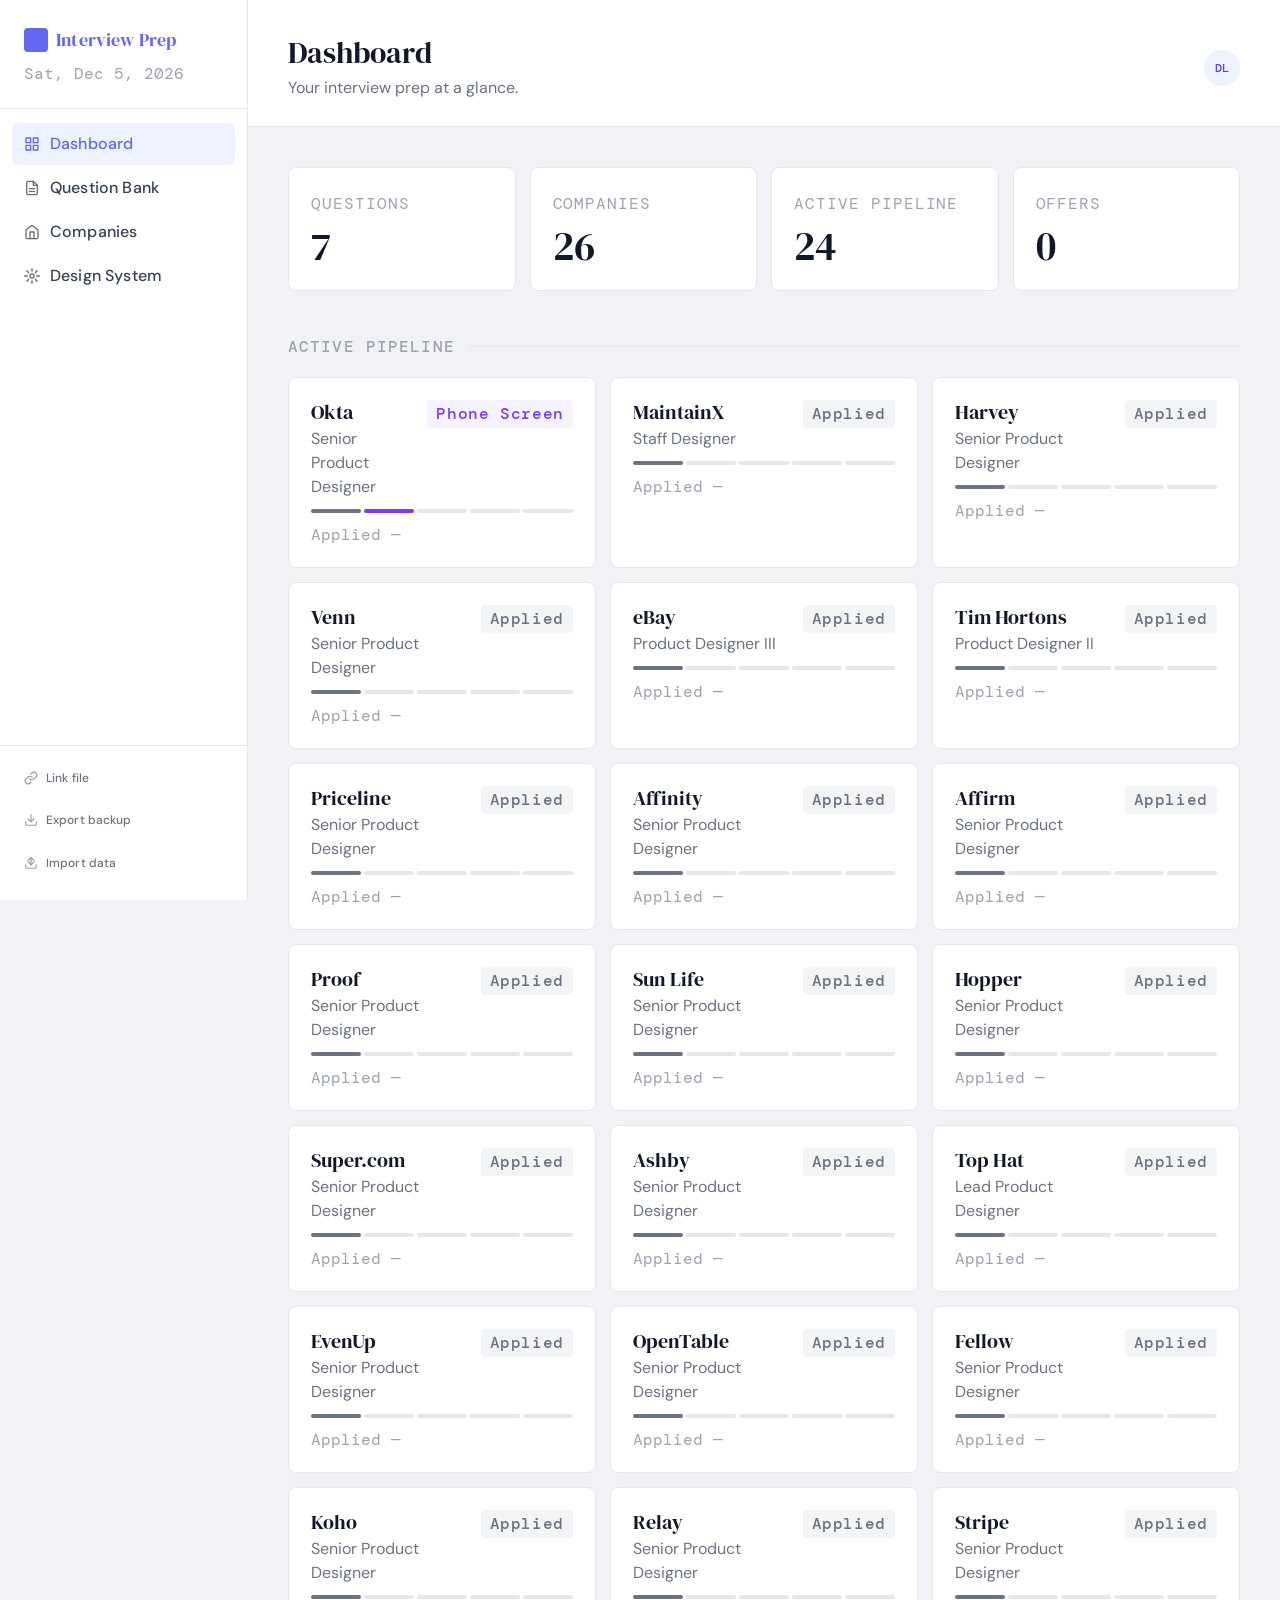
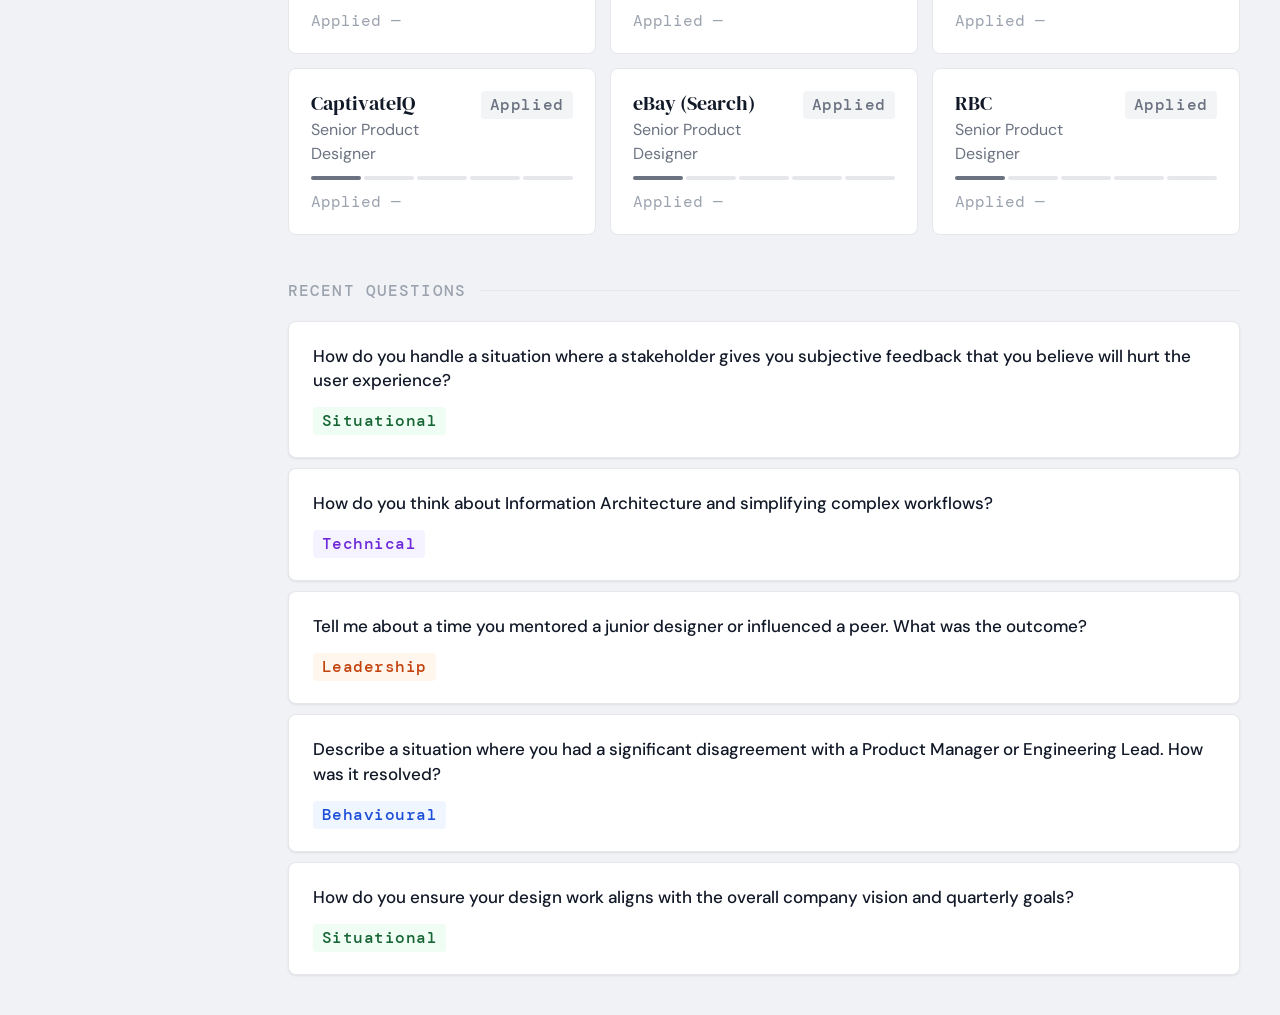
<file: index.html>
<!DOCTYPE html>
<html lang="en">
<head>
  <meta charset="UTF-8">
  <meta name="viewport" content="width=device-width, initial-scale=1.0">
  <title>Interview Prep — Dashboard</title>
  <link rel="stylesheet" href="site.css">
</head>
<body>

<div class="nav-overlay" id="nav-overlay" onclick="closeNav()"></div>

<!-- ── Sidebar ───────────────────────────────────────────── -->
<aside class="sidebar" id="sidebar">
  <div class="sidebar-logo">
    <div class="sidebar-logo-mark">
      <div class="mark"></div>
      <h1>Interview Prep</h1>
    </div>
    <span class="sidebar-date" id="sidebar-date"></span>
  </div>
  <nav class="sidebar-nav">
    <a href="index.html" class="active">
      <svg width="16" height="16" viewBox="0 0 24 24" fill="none" stroke="currentColor" stroke-width="2" stroke-linecap="round" stroke-linejoin="round"><rect x="3" y="3" width="7" height="7"/><rect x="14" y="3" width="7" height="7"/><rect x="14" y="14" width="7" height="7"/><rect x="3" y="14" width="7" height="7"/></svg>
      Dashboard
    </a>
    <a href="questions.html">
      <svg width="16" height="16" viewBox="0 0 24 24" fill="none" stroke="currentColor" stroke-width="2" stroke-linecap="round" stroke-linejoin="round"><path d="M14 2H6a2 2 0 0 0-2 2v16a2 2 0 0 0 2 2h12a2 2 0 0 0 2-2V8z"/><polyline points="14 2 14 8 20 8"/><line x1="16" y1="13" x2="8" y2="13"/><line x1="16" y1="17" x2="8" y2="17"/></svg>
      Question Bank
    </a>
    <a href="companies.html">
      <svg width="16" height="16" viewBox="0 0 24 24" fill="none" stroke="currentColor" stroke-width="2" stroke-linecap="round" stroke-linejoin="round"><path d="M3 9l9-7 9 7v11a2 2 0 0 1-2 2H5a2 2 0 0 1-2-2z"/><polyline points="9 22 9 12 15 12 15 22"/></svg>
      Companies
    </a>
    <a href="styleguide.html">
      <svg width="16" height="16" viewBox="0 0 24 24" fill="none" stroke="currentColor" stroke-width="2" stroke-linecap="round" stroke-linejoin="round"><circle cx="12" cy="12" r="3"/><path d="M12 1v4M12 19v4M4.22 4.22l2.83 2.83M16.95 16.95l2.83 2.83M1 12h4M19 12h4M4.22 19.78l2.83-2.83M16.95 7.05l2.83-2.83"/></svg>
      Design System
    </a>
  </nav>
  <div class="sidebar-footer">
    <button class="sidebar-action" id="btn-link-file" onclick="linkFile()">
      <svg width="14" height="14" viewBox="0 0 24 24" fill="none" stroke="currentColor" stroke-width="2" stroke-linecap="round" stroke-linejoin="round"><path d="M10 13a5 5 0 0 0 7.54.54l3-3a5 5 0 0 0-7.07-7.07l-1.72 1.71"/><path d="M14 11a5 5 0 0 0-7.54-.54l-3 3a5 5 0 0 0 7.07 7.07l1.71-1.71"/></svg>
      <span>Link file</span>
    </button>
    <button class="sidebar-action" onclick="exportData()">
      <svg width="14" height="14" viewBox="0 0 24 24" fill="none" stroke="currentColor" stroke-width="2" stroke-linecap="round" stroke-linejoin="round"><path d="M21 15v4a2 2 0 0 1-2 2H5a2 2 0 0 1-2-2v-4"/><polyline points="7 10 12 15 17 10"/><line x1="12" y1="15" x2="12" y2="3"/></svg>
      Export backup
    </button>
    <label class="sidebar-action">
      <svg width="14" height="14" viewBox="0 0 24 24" fill="none" stroke="currentColor" stroke-width="2" stroke-linecap="round" stroke-linejoin="round"><path d="M21 15v4a2 2 0 0 1-2 2H5a2 2 0 0 1-2-2v-4"/><polyline points="7 10 12 15 17 10"/><line x1="12" y1="15" x2="12" y2="3"/><polyline points="17 8 12 3 7 8"/></svg>
      Import data
      <input class="sidebar-file-input" type="file" accept=".json" onchange="importData(event)">
    </label>
  </div>

</aside>

<!-- ── Main ──────────────────────────────────────────────── -->
<main class="main">
  <header class="mobile-header">
    <div class="mobile-header-logo">
      <div class="mark"></div>
      Interview Prep
    </div>
    <button class="hamburger-btn" onclick="openNav()" aria-label="Open navigation">
      <svg width="20" height="20" viewBox="0 0 24 24" fill="none" stroke="currentColor" stroke-width="2" stroke-linecap="round" stroke-linejoin="round"><line x1="3" y1="6" x2="21" y2="6"/><line x1="3" y1="12" x2="21" y2="12"/><line x1="3" y1="18" x2="21" y2="18"/></svg>
    </button>
  </header>
  <header class="page-header">
    <div>
      <h2>Dashboard</h2>
      <p>Your interview prep at a glance.</p>
    </div>
    <div class="profile-btn-wrap">
      <button class="profile-header-btn" id="btn-profile" onclick="toggleProfile(event)">DL</button>
      <div class="profile-popover hidden" id="profile-popover">
        <div class="profile-popover-avatar">DL</div>
        <div class="profile-popover-rule"></div>
        <div>
          <div class="profile-popover-name">Deron Li</div>
          <div class="profile-popover-email">deron_li@hotmail.com</div>
        </div>
        <div class="profile-popover-since">Member since May 2026</div>
        <div class="profile-popover-rule"></div>
        <button class="profile-popover-logout" onclick="closeProfile()">Log out</button>
      </div>
    </div>
  </header>

  <div class="page-content">

    <!-- Stats -->
    <div class="stats-grid">
      <div class="stat-card">
        <span class="stat-label">Questions</span>
        <span class="stat-value" id="stat-q">0</span>
      </div>
      <div class="stat-card">
        <span class="stat-label">Companies</span>
        <span class="stat-value" id="stat-c">0</span>
      </div>
      <div class="stat-card">
        <span class="stat-label">Active Pipeline</span>
        <span class="stat-value" id="stat-active">0</span>
      </div>
      <div class="stat-card">
        <span class="stat-label">Offers</span>
        <span class="stat-value" id="stat-offers">0</span>
      </div>
    </div>

    <!-- Pipeline -->
    <div class="section-label" style="margin-top:0">Active Pipeline</div>
    <div id="pipeline-wrap" style="margin-bottom:44px"></div>

    <!-- Recent questions -->
    <div class="section-label">Recent Questions</div>
    <div id="questions-wrap"></div>

  </div>
</main>

<script>
  /* ── helpers ── */
  const get = k => JSON.parse(localStorage.getItem(k) || '[]');
  const set = (k, v) => { localStorage.setItem(k, JSON.stringify(v)); if (typeof autoSave === 'function') autoSave(); };
  const uid = () => 'c_' + Date.now() + '_' + Math.random().toString(36).slice(2, 7);
  const ACTIVE         = ['Applied','Phone Screen','Technical','Onsite'];
  const ACTIVE_STAGES  = new Set(['Phone Screen','Technical','Onsite','Offer']);
  const STAGE_ORDER    = ['Applied','Phone Screen','Technical','Onsite','Offer','Rejected'];

  function esc(s) {
    const d = document.createElement('div');
    d.textContent = s || '';
    return d.innerHTML;
  }

  function stageBadge(s) {
    return `<span class="stage-badge stage-${esc(s.replace(/ /g,'-'))}">${esc(s)}</span>`;
  }

  function catBadge(c) {
    return `<span class="cat-badge cat-${esc(c.replace(/ /g,'-'))}">${esc(c)}</span>`;
  }

  function fmtDate(d) {
    if (!d) return '—';
    return new Date(d + 'T12:00:00').toLocaleDateString('en-CA', { month:'short', day:'numeric', year:'numeric' });
  }

  function toast(msg) {
    const el = document.getElementById('toast');
    if (!el) return;
    el.textContent = msg;
    el.classList.remove('hidden');
    clearTimeout(el._t);
    el._t = setTimeout(() => el.classList.add('hidden'), 2600);
  }

  /* ── render ── */
  function render() {
    const questions = get('ip_questions');
    const companies = get('ip_companies');
    const active    = companies.filter(c => ACTIVE.includes(c.stage));
    const offers    = companies.filter(c => c.stage === 'Offer');

    document.getElementById('stat-q').textContent      = questions.length;
    document.getElementById('stat-c').textContent      = companies.length;
    document.getElementById('stat-active').textContent = active.length;
    document.getElementById('stat-offers').textContent = offers.length;

    /* pipeline */
    const pEl = document.getElementById('pipeline-wrap');
    const pItems = companies
      .filter(c => c.stage !== 'Rejected')
      .sort((a, b) => {
        const aActive = ACTIVE_STAGES.has(a.stage);
        const bActive = ACTIVE_STAGES.has(b.stage);
        if (aActive !== bActive) return aActive ? -1 : 1;
        return STAGE_ORDER.indexOf(a.stage) - STAGE_ORDER.indexOf(b.stage);
      });
    if (pItems.length === 0) {
      pEl.innerHTML = `<div class="empty-state">
        <span class="empty-icon">○</span>
        <p>No active applications yet.<br><a href="companies.html">Add a company →</a></p>
      </div>`;
    } else {
      pEl.innerHTML = `<div class="companies-grid">${pItems.map(c => companyCard(c)).join('')}</div>`;
    }

    /* recent questions */
    const qEl = document.getElementById('questions-wrap');
    const recent = [...questions].reverse().slice(0, 5);
    if (recent.length === 0) {
      qEl.innerHTML = `<div class="empty-state">
        <span class="empty-icon">○</span>
        <p>No questions yet.<br><a href="questions.html">Add a question →</a></p>
      </div>`;
    } else {
      qEl.innerHTML = recent.map(q => `
        <div class="card">
          <div class="card-header">
            <div class="card-question">${esc(q.text)}</div>
          </div>
          <div class="card-meta">
            ${catBadge(q.category)}
            ${(q.companies || []).map(co => `<span class="tag-company">${esc(co)}</span>`).join('')}
          </div>
        </div>
      `).join('');
    }
  }

  function companyCard(c) {
    const STAGES = ['Applied','Phone Screen','Technical','Onsite','Offer','Rejected'];
    const idx    = STAGES.indexOf(c.stage);
    const steps  = STAGES.slice(0,5).map((_, i) => {
      const done = i <= idx && c.stage !== 'Rejected';
      const colours = [
        'var(--s-applied-fg)', 'var(--s-phone-fg)', 'var(--s-tech-fg)',
        'var(--s-onsite-fg)', 'var(--s-offer-fg)'
      ];
      return `<div class="pipeline-step" style="${done ? 'background:'+colours[i] : ''}"></div>`;
    }).join('');

    return `
      <div class="company-card">
        <div class="company-card-top">
          <div>
            <div class="company-name">${esc(c.name)}</div>
            <div class="company-role">${esc(c.role)}</div>
          </div>
          ${stageBadge(c.stage)}
        </div>
        <div class="pipeline-bar">${steps}</div>
        <div class="company-applied">Applied ${fmtDate(c.appliedDate)}</div>
        ${c.notes ? `<div class="company-notes">${esc(c.notes)}</div>` : ''}
      </div>`;
  }

  /* ── File System sync ── */
  let _fh = null;

  const _idb = (() => {
    let _db;
    const open = () => new Promise((res, rej) => {
      if (_db) return res(_db);
      const req = indexedDB.open('ip_sync', 1);
      req.onupgradeneeded = e => e.target.result.createObjectStore('handles');
      req.onsuccess = e => { _db = e.target.result; res(_db); };
      req.onerror = () => rej(req.error);
    });
    return {
      get: async k => { const d = await open(); return new Promise((res, rej) => { const t = d.transaction('handles','readonly'); const r = t.objectStore('handles').get(k); r.onsuccess = () => res(r.result); r.onerror = () => rej(r.error); }); },
      put: async (k, v) => { const d = await open(); return new Promise((res, rej) => { const t = d.transaction('handles','readwrite'); const r = t.objectStore('handles').put(v, k); r.onsuccess = () => res(); r.onerror = () => rej(r.error); }); },
    };
  })();

  async function autoSave() {
    if (!_fh) return;
    try {
      const data = {
        ip_companies: JSON.parse(localStorage.getItem('ip_companies') || '[]'),
        ip_questions: JSON.parse(localStorage.getItem('ip_questions') || '[]'),
        savedAt: new Date().toISOString(),
      };
      const w = await _fh.createWritable();
      await w.write(JSON.stringify(data, null, 2));
      await w.close();
    } catch {
      _fh = null;
      setSyncLabel('Link file');
    }
  }

  function setSyncLabel(text) {
    const el = document.getElementById('btn-link-file');
    if (el) el.querySelector('span').textContent = text;
  }

  async function linkFile() {
    if (!window.showSaveFilePicker) {
      alert('Auto-save requires Chrome or Edge. Use "Export backup" to save manually.');
      return;
    }
    try {
      const fh = await window.showSaveFilePicker({
        suggestedName: 'interview-prep.json',
        types: [{ description: 'JSON', accept: { 'application/json': ['.json'] } }],
      });
      _fh = fh;
      await _idb.put('fh', fh);
      setSyncLabel('✓ Linked');
      await autoSave();
      toast('File linked — changes will auto-save.');
    } catch {}
  }

  async function initFileSync() {
    if (!window.showSaveFilePicker) return;
    try {
      const fh = await _idb.get('fh');
      if (!fh) return;
      const perm = await fh.queryPermission({ mode: 'readwrite' });
      if (perm === 'granted') {
        _fh = fh; setSyncLabel('✓ Linked');
      } else if (perm === 'prompt') {
        const granted = await fh.requestPermission({ mode: 'readwrite' });
        if (granted === 'granted') { _fh = fh; setSyncLabel('✓ Linked'); }
      }
    } catch {}
  }

  function exportData() {
    const data = {
      ip_companies: JSON.parse(localStorage.getItem('ip_companies') || '[]'),
      ip_questions: JSON.parse(localStorage.getItem('ip_questions') || '[]'),
      exportedAt: new Date().toISOString().split('T')[0],
    };
    const blob = new Blob([JSON.stringify(data, null, 2)], { type: 'application/json' });
    const a = document.createElement('a');
    a.href = URL.createObjectURL(blob);
    a.download = `interview-prep-${data.exportedAt}.json`;
    a.click();
    URL.revokeObjectURL(a.href);
  }

  function importData(e) {
    const file = e.target.files[0];
    if (!file) return;
    const reader = new FileReader();
    reader.onload = ev => {
      try {
        const data = JSON.parse(ev.target.result);
        if (!data.ip_companies && !data.ip_questions) throw new Error('Unrecognised file.');
        if (data.ip_companies) localStorage.setItem('ip_companies', JSON.stringify(data.ip_companies));
        if (data.ip_questions) localStorage.setItem('ip_questions', JSON.stringify(data.ip_questions));
        location.reload();
      } catch {
        alert('Could not import: invalid or unrecognised file.');
      }
    };
    reader.readAsText(file);
    e.target.value = '';
  }

  /* ── seed ── */
  function seedIfEmpty() {
    if (get('ip_companies').length > 0) return;
    const seed = [
      { name:'MaintainX',    role:'Staff Designer',            stage:'Applied',       notes:'' },
      { name:'Harvey',       role:'Senior Product Designer',   stage:'Applied',       notes:'' },
      { name:'Venn',         role:'Senior Product Designer',   stage:'Applied',       notes:'' },
      { name:'eBay',         role:'Product Designer III',      stage:'Applied',       notes:'' },
      { name:'Tim Hortons',  role:'Product Designer II',       stage:'Applied',       notes:'' },
      { name:'Priceline',    role:'Senior Product Designer',   stage:'Applied',       notes:'' },
      { name:'Okta',         role:'Senior Product Designer',   stage:'Phone Screen',  notes:'' },
      { name:'7shifts',      role:'Senior Product Designer',   stage:'Rejected',      notes:'Rejected at hiring manager phase.' },
      { name:'Affinity',     role:'Senior Product Designer',   stage:'Applied',       notes:'' },
      { name:'Affirm',       role:'Senior Product Designer',   stage:'Applied',       notes:'' },
      { name:'Proof',        role:'Senior Product Designer',   stage:'Applied',       notes:'' },
      { name:'Sun Life',     role:'Senior Product Designer',   stage:'Applied',       notes:'' },
      { name:'Hopper',       role:'Senior Product Designer',   stage:'Applied',       notes:'' },
      { name:'Super.com',    role:'Senior Product Designer',   stage:'Applied',       notes:'' },
      { name:'Ashby',        role:'Senior Product Designer',   stage:'Applied',       notes:'' },
      { name:'Top Hat',      role:'Lead Product Designer',     stage:'Applied',       notes:'' },
      { name:'EvenUp',       role:'Senior Product Designer',   stage:'Applied',       notes:'' },
      { name:'OpenTable',    role:'Senior Product Designer',   stage:'Applied',       notes:'' },
      { name:'Fellow',       role:'Senior Product Designer',   stage:'Applied',       notes:'' },
      { name:'Float',        role:'Senior Product Designer',   stage:'Rejected',      notes:'Rejected at hiring manager phase.' },
      { name:'Koho',         role:'Senior Product Designer',   stage:'Applied',       notes:'' },
      { name:'Relay',        role:'Senior Product Designer',   stage:'Applied',       notes:'' },
      { name:'Stripe',       role:'Senior Product Designer',   stage:'Applied',       notes:'' },
      { name:'CaptivateIQ',  role:'Senior Product Designer',   stage:'Applied',       notes:'' },
      { name:'eBay (Search)',role:'Senior Product Designer',   stage:'Applied',       notes:'' },
      { name:'RBC',          role:'Senior Product Designer',   stage:'Applied',       notes:'' },
    ].map(c => ({ ...c, id: uid(), appliedDate: '', dateAdded: new Date().toISOString().split('T')[0] }));
    set('ip_companies', seed);
  }

  function seedQuestionsIfEmpty() {
    if (get('ip_questions').length > 0) return;
    const today = new Date().toISOString().split('T')[0];
    const seed = [
      { text: 'Can you describe a time when you had to make a design decision that went against a business requirement? How did you handle it?', category: 'Behavioural', companies: [], response: '' },
      { text: 'Tell me about a project where you used data or research to pivot the product direction.', category: 'Behavioural', companies: [], response: '' },
      { text: 'How do you ensure your design work aligns with the overall company vision and quarterly goals?', category: 'Situational', companies: [], response: '' },
      { text: 'Describe a situation where you had a significant disagreement with a Product Manager or Engineering Lead. How was it resolved?', category: 'Behavioural', companies: [], response: '' },
      { text: 'Tell me about a time you mentored a junior designer or influenced a peer. What was the outcome?', category: 'Leadership', companies: [], response: '' },
      { text: 'How do you think about Information Architecture and simplifying complex workflows?', category: 'Technical', companies: [], response: '' },
      { text: 'How do you handle a situation where a stakeholder gives you subjective feedback that you believe will hurt the user experience?', category: 'Situational', companies: [], response: '' },
    ].map(q => ({ ...q, id: uid(), dateAdded: today }));
    set('ip_questions', seed);
  }

  /* ── init ── */
  document.getElementById('sidebar-date').textContent =
    new Date().toLocaleDateString('en-CA', { weekday:'short', month:'short', day:'numeric', year:'numeric' });

  seedIfEmpty();
  seedQuestionsIfEmpty();
  render();
  initFileSync();

  function openNav()  { document.getElementById('sidebar').classList.add('open'); document.getElementById('nav-overlay').classList.add('open'); }
  function closeNav() { document.getElementById('sidebar').classList.remove('open'); document.getElementById('nav-overlay').classList.remove('open'); }

  function toggleProfile(e) {
    e.stopPropagation();
    const popover = document.getElementById('profile-popover');
    popover.classList.toggle('hidden');
  }

  function closeProfile() {
    document.getElementById('profile-popover').classList.add('hidden');
  }

  document.addEventListener('click', function(e) {
    const popover = document.getElementById('profile-popover');
    const btn     = document.getElementById('btn-profile');
    if (!popover.classList.contains('hidden') &&
        !popover.contains(e.target) &&
        !btn.contains(e.target)) {
      closeProfile();
    }
  });
</script>

<div class="toast hidden" id="toast"></div>
</body>
</html>
</file>
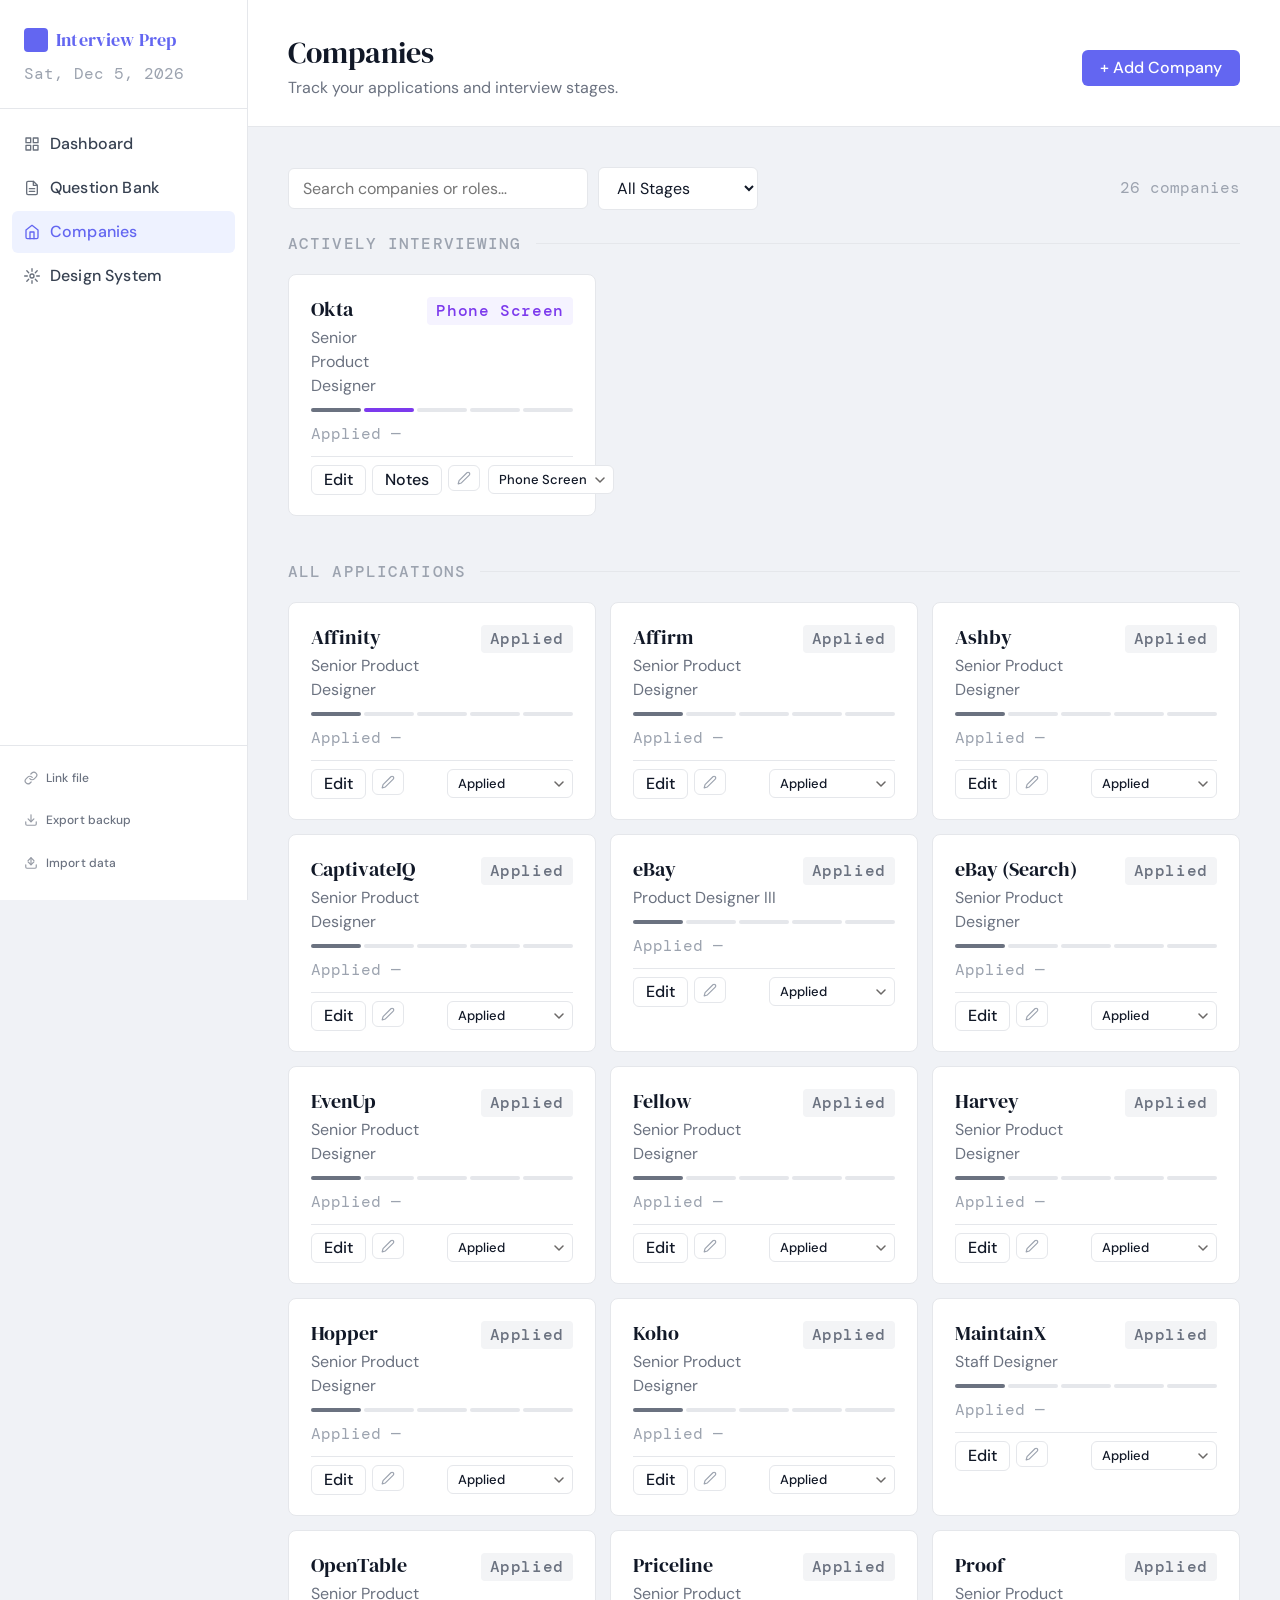
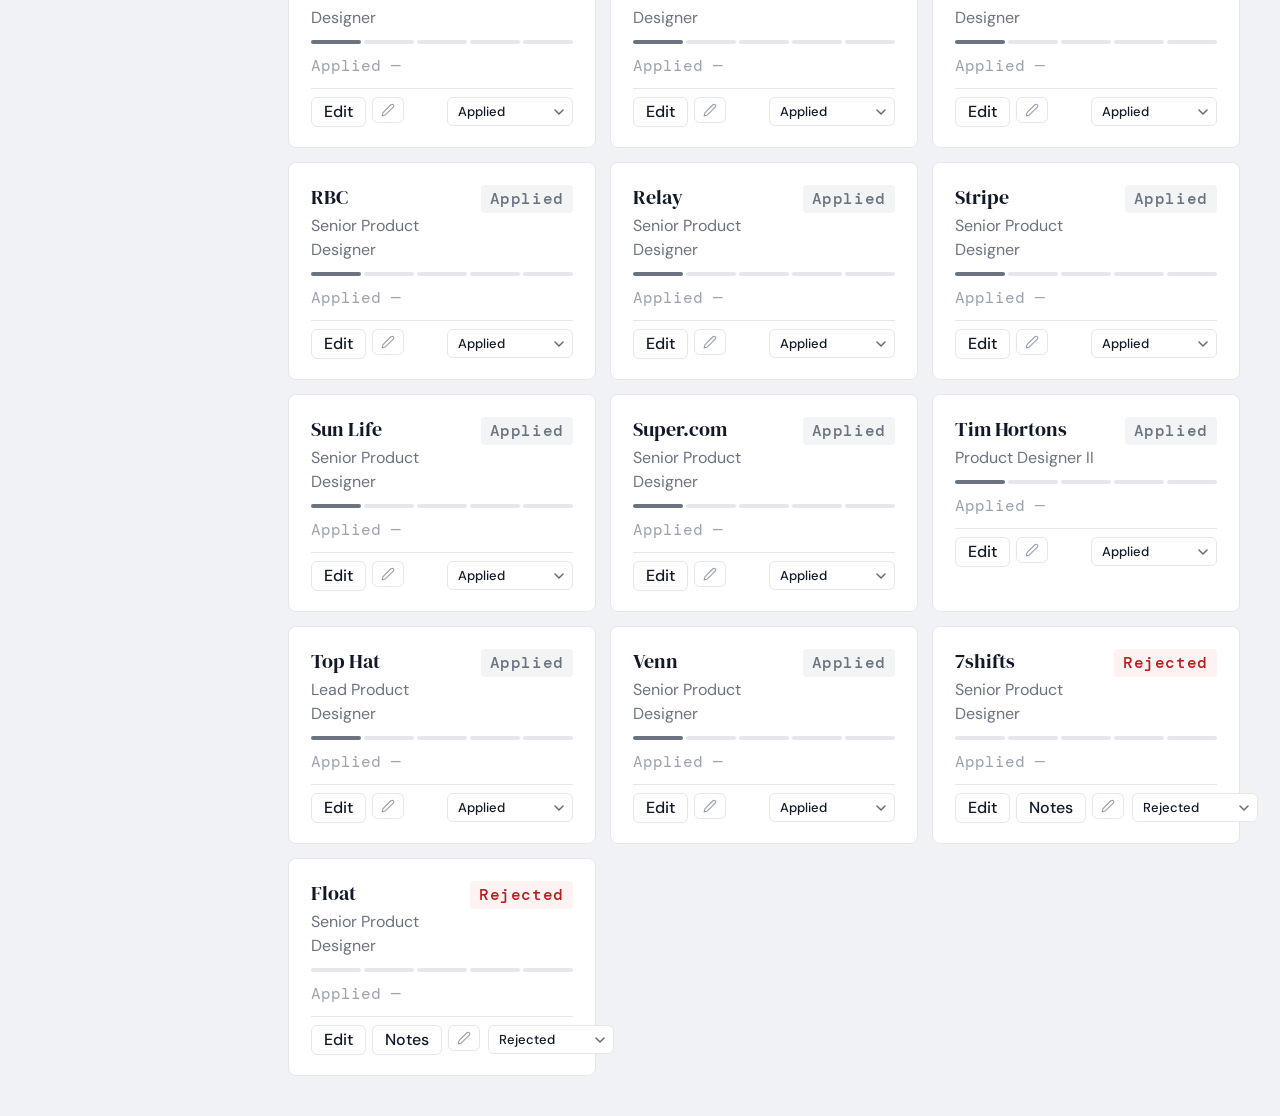
<file: companies.html>
<!DOCTYPE html>
<html lang="en">
<head>
  <meta charset="UTF-8">
  <meta name="viewport" content="width=device-width, initial-scale=1.0">
  <title>Interview Prep — Companies</title>
  <link rel="stylesheet" href="site.css">
</head>
<body>

<div class="nav-overlay" id="nav-overlay" onclick="closeNav()"></div>

<!-- ── Sidebar ───────────────────────────────────────────── -->
<aside class="sidebar" id="sidebar">
  <div class="sidebar-logo">
    <div class="sidebar-logo-mark">
      <div class="mark"></div>
      <h1>Interview Prep</h1>
    </div>
    <span class="sidebar-date" id="sidebar-date"></span>
  </div>
  <nav class="sidebar-nav">
    <a href="index.html">
      <svg width="16" height="16" viewBox="0 0 24 24" fill="none" stroke="currentColor" stroke-width="2" stroke-linecap="round" stroke-linejoin="round"><rect x="3" y="3" width="7" height="7"/><rect x="14" y="3" width="7" height="7"/><rect x="14" y="14" width="7" height="7"/><rect x="3" y="14" width="7" height="7"/></svg>
      Dashboard
    </a>
    <a href="questions.html">
      <svg width="16" height="16" viewBox="0 0 24 24" fill="none" stroke="currentColor" stroke-width="2" stroke-linecap="round" stroke-linejoin="round"><path d="M14 2H6a2 2 0 0 0-2 2v16a2 2 0 0 0 2 2h12a2 2 0 0 0 2-2V8z"/><polyline points="14 2 14 8 20 8"/><line x1="16" y1="13" x2="8" y2="13"/><line x1="16" y1="17" x2="8" y2="17"/></svg>
      Question Bank
    </a>
    <a href="companies.html" class="active">
      <svg width="16" height="16" viewBox="0 0 24 24" fill="none" stroke="currentColor" stroke-width="2" stroke-linecap="round" stroke-linejoin="round"><path d="M3 9l9-7 9 7v11a2 2 0 0 1-2 2H5a2 2 0 0 1-2-2z"/><polyline points="9 22 9 12 15 12 15 22"/></svg>
      Companies
    </a>
    <a href="styleguide.html">
      <svg width="16" height="16" viewBox="0 0 24 24" fill="none" stroke="currentColor" stroke-width="2" stroke-linecap="round" stroke-linejoin="round"><circle cx="12" cy="12" r="3"/><path d="M12 1v4M12 19v4M4.22 4.22l2.83 2.83M16.95 16.95l2.83 2.83M1 12h4M19 12h4M4.22 19.78l2.83-2.83M16.95 7.05l2.83-2.83"/></svg>
      Design System
    </a>
  </nav>
  <div class="sidebar-footer">
    <button class="sidebar-action" id="btn-link-file" onclick="linkFile()">
      <svg width="14" height="14" viewBox="0 0 24 24" fill="none" stroke="currentColor" stroke-width="2" stroke-linecap="round" stroke-linejoin="round"><path d="M10 13a5 5 0 0 0 7.54.54l3-3a5 5 0 0 0-7.07-7.07l-1.72 1.71"/><path d="M14 11a5 5 0 0 0-7.54-.54l-3 3a5 5 0 0 0 7.07 7.07l1.71-1.71"/></svg>
      <span>Link file</span>
    </button>
    <button class="sidebar-action" onclick="exportData()">
      <svg width="14" height="14" viewBox="0 0 24 24" fill="none" stroke="currentColor" stroke-width="2" stroke-linecap="round" stroke-linejoin="round"><path d="M21 15v4a2 2 0 0 1-2 2H5a2 2 0 0 1-2-2v-4"/><polyline points="7 10 12 15 17 10"/><line x1="12" y1="15" x2="12" y2="3"/></svg>
      Export backup
    </button>
    <label class="sidebar-action">
      <svg width="14" height="14" viewBox="0 0 24 24" fill="none" stroke="currentColor" stroke-width="2" stroke-linecap="round" stroke-linejoin="round"><path d="M21 15v4a2 2 0 0 1-2 2H5a2 2 0 0 1-2-2v-4"/><polyline points="7 10 12 15 17 10"/><line x1="12" y1="15" x2="12" y2="3"/><polyline points="17 8 12 3 7 8"/></svg>
      Import data
      <input class="sidebar-file-input" type="file" accept=".json" onchange="importData(event)">
    </label>
  </div>
</aside>

<!-- ── Main ──────────────────────────────────────────────── -->
<main class="main">
  <header class="mobile-header">
    <div class="mobile-header-logo">
      <div class="mark"></div>
      Interview Prep
    </div>
    <button class="hamburger-btn" onclick="openNav()" aria-label="Open navigation">
      <svg width="20" height="20" viewBox="0 0 24 24" fill="none" stroke="currentColor" stroke-width="2" stroke-linecap="round" stroke-linejoin="round"><line x1="3" y1="6" x2="21" y2="6"/><line x1="3" y1="12" x2="21" y2="12"/><line x1="3" y1="18" x2="21" y2="18"/></svg>
    </button>
  </header>
  <header class="page-header">
    <div>
      <h2>Companies</h2>
      <p>Track your applications and interview stages.</p>
    </div>
    <button class="btn btn-primary" onclick="openModal()">+ Add Company</button>
  </header>

  <div class="page-content">
    <div class="filter-bar">
      <input  type="text" class="search-input" id="search"
              placeholder="Search companies or roles…" oninput="renderList()">
      <select class="filter-select" id="filter-stage" onchange="renderList()">
        <option value="">All Stages</option>
        <option>Applied</option>
        <option>Phone Screen</option>
        <option>Technical</option>
        <option>Onsite</option>
        <option>Offer</option>
        <option>Rejected</option>
      </select>
      <span class="filter-count" id="filter-count"></span>
    </div>

    <div id="company-list"></div>
  </div>
</main>

<!-- ── Add / Edit modal ───────────────────────────────────── -->
<div class="modal-overlay hidden" id="modal">
  <div class="modal">
    <div class="modal-header">
      <h3 id="modal-title">Add Company</h3>
      <button class="modal-close" onclick="closeModal()">×</button>
    </div>
    <div class="modal-body">
      <div class="form-group">
        <label class="form-label">Company Name</label>
        <input type="text" class="form-input" id="f-name"
               placeholder="e.g. Shopify">
      </div>
      <div class="form-group">
        <label class="form-label">Role Title</label>
        <input type="text" class="form-input" id="f-role"
               placeholder="e.g. Senior Product Manager">
      </div>
      <div style="display:grid;grid-template-columns:1fr 1fr;gap:16px">
        <div class="form-group" style="margin-bottom:0">
          <label class="form-label">Date Applied</label>
          <input type="date" class="form-input" id="f-date">
        </div>
        <div class="form-group" style="margin-bottom:0">
          <label class="form-label">Current Stage</label>
          <select class="form-select" id="f-stage">
            <option>Applied</option>
            <option>Phone Screen</option>
            <option>Technical</option>
            <option>Onsite</option>
            <option>Offer</option>
            <option>Rejected</option>
          </select>
        </div>
      </div>
      <div class="form-group" style="margin-top:20px">
        <label class="form-label">Notes</label>
        <textarea class="form-textarea" id="f-notes" rows="5"
          placeholder="Recruiter name, next interview date, key contacts, prep reminders…"></textarea>
      </div>
    </div>
    <div class="modal-footer">
      <button class="btn btn-secondary" onclick="closeModal()">Cancel</button>
      <button class="btn btn-primary"   onclick="saveCompany()">Save</button>
    </div>
  </div>
</div>

<!-- ── Notes modal ────────────────────────────────────────── -->
<div class="modal-overlay hidden" id="notes-modal">
  <div class="modal" style="max-width:960px;height:75vh;display:flex;flex-direction:column">
    <div class="modal-header">
      <h3 id="notes-modal-title">Interview Notes</h3>
      <button class="modal-close" onclick="closeNotes()">×</button>
    </div>
    <div class="notes-tabs-bar" id="notes-tabs"></div>
    <div class="modal-body" style="flex:1;display:flex;flex-direction:column;overflow:hidden;padding-bottom:0">
      <div class="rte-wrap">
        <div class="rte-toolbar">
          <!-- Font size stepper -->
          <div class="rte-size-group">
            <button type="button" class="rte-size-step" onmousedown="rteSizeDec(event)" title="Decrease font size">−</button>
            <span class="rte-size-display" id="rte-size-display">14</span>
            <button type="button" class="rte-size-step" onmousedown="rteSizeInc(event)" title="Increase font size">+</button>
          </div>
          <span class="rte-sep"></span>
          <!-- Inline formatting -->
          <button type="button" class="rte-btn" id="rte-bold"      onmousedown="rteExec(event,'bold')"          title="Bold"><b>B</b></button>
          <button type="button" class="rte-btn" id="rte-italic"    onmousedown="rteExec(event,'italic')"        title="Italic"><i>I</i></button>
          <button type="button" class="rte-btn" id="rte-underline" onmousedown="rteExec(event,'underline')"     title="Underline"><u>U</u></button>
          <button type="button" class="rte-btn" id="rte-strike"    onmousedown="rteExec(event,'strikeThrough')" title="Strikethrough"><s>S</s></button>
          <span class="rte-sep"></span>
          <!-- Colour controls -->
          <label class="rte-btn rte-color-btn" title="Text colour" onmousedown="saveRteRange()">
            <span style="font-weight:700;font-size:13px;line-height:1;color:var(--text-primary)">A</span>
            <span class="rte-color-bar" id="rte-fg-bar"></span>
            <input type="color" class="rte-color-input" id="rte-fg-input" value="#18181B" oninput="rteFgColor(this.value)">
          </label>
          <label class="rte-btn rte-color-btn" title="Highlight colour" onmousedown="saveRteRange()">
            <svg width="12" height="12" viewBox="0 0 24 24" fill="none" stroke="currentColor" stroke-width="2.5" stroke-linecap="round" stroke-linejoin="round"><path d="M12 20h9"/><path d="M16.5 3.5a2.121 2.121 0 0 1 3 3L7 19l-4 1 1-4L16.5 3.5z"/></svg>
            <span class="rte-color-bar" id="rte-hl-bar" style="background:#FFF176"></span>
            <input type="color" class="rte-color-input" id="rte-hl-input" value="#FFF176" oninput="rteHlColor(this.value)">
          </label>
          <span class="rte-sep"></span>
          <!-- Link -->
          <button type="button" class="rte-btn" onmousedown="rteLink(event)" title="Insert link"><svg width="14" height="14" viewBox="0 0 24 24" fill="none" stroke="currentColor" stroke-width="2" stroke-linecap="round" stroke-linejoin="round"><path d="M10 13a5 5 0 0 0 7.54.54l3-3a5 5 0 0 0-7.07-7.07l-1.72 1.71"/><path d="M14 11a5 5 0 0 0-7.54-.54l-3 3a5 5 0 0 0 7.07 7.07l1.71-1.71"/></svg></button>
          <span class="rte-sep"></span>
          <!-- Alignment -->
          <button type="button" class="rte-btn" id="rte-align-left"    onmousedown="rteExec(event,'justifyLeft')"   title="Align left"><svg width="14" height="14" viewBox="0 0 24 24" fill="none" stroke="currentColor" stroke-width="2" stroke-linecap="round" stroke-linejoin="round"><line x1="21" y1="6" x2="3" y2="6"/><line x1="15" y1="12" x2="3" y2="12"/><line x1="17" y1="18" x2="3" y2="18"/></svg></button>
          <button type="button" class="rte-btn" id="rte-align-center"  onmousedown="rteExec(event,'justifyCenter')" title="Align center"><svg width="14" height="14" viewBox="0 0 24 24" fill="none" stroke="currentColor" stroke-width="2" stroke-linecap="round" stroke-linejoin="round"><line x1="21" y1="6" x2="3" y2="6"/><line x1="18" y1="12" x2="6" y2="12"/><line x1="21" y1="18" x2="3" y2="18"/></svg></button>
          <button type="button" class="rte-btn" id="rte-align-right"   onmousedown="rteExec(event,'justifyRight')"  title="Align right"><svg width="14" height="14" viewBox="0 0 24 24" fill="none" stroke="currentColor" stroke-width="2" stroke-linecap="round" stroke-linejoin="round"><line x1="21" y1="6" x2="3" y2="6"/><line x1="21" y1="12" x2="9" y2="12"/><line x1="21" y1="18" x2="7" y2="18"/></svg></button>
          <button type="button" class="rte-btn" id="rte-align-justify" onmousedown="rteExec(event,'justifyFull')"   title="Justify"><svg width="14" height="14" viewBox="0 0 24 24" fill="none" stroke="currentColor" stroke-width="2" stroke-linecap="round" stroke-linejoin="round"><line x1="21" y1="6" x2="3" y2="6"/><line x1="21" y1="12" x2="3" y2="12"/><line x1="21" y1="18" x2="3" y2="18"/></svg></button>
          <span class="rte-sep"></span>
          <!-- Lists -->
          <button type="button" class="rte-btn" id="rte-ul" onmousedown="rteExec(event,'insertUnorderedList')" title="Bullet list"><svg width="14" height="14" viewBox="0 0 24 24" fill="none" stroke="currentColor" stroke-width="2" stroke-linecap="round" stroke-linejoin="round"><line x1="9" y1="6" x2="20" y2="6"/><line x1="9" y1="12" x2="20" y2="12"/><line x1="9" y1="18" x2="20" y2="18"/><circle cx="4" cy="6" r="1.5" fill="currentColor" stroke="none"/><circle cx="4" cy="12" r="1.5" fill="currentColor" stroke="none"/><circle cx="4" cy="18" r="1.5" fill="currentColor" stroke="none"/></svg></button>
          <button type="button" class="rte-btn" id="rte-ol" onmousedown="rteExec(event,'insertOrderedList')"   title="Numbered list"><svg width="14" height="14" viewBox="0 0 24 24" fill="none" stroke="currentColor" stroke-width="2" stroke-linecap="round" stroke-linejoin="round"><line x1="10" y1="6" x2="21" y2="6"/><line x1="10" y1="12" x2="21" y2="12"/><line x1="10" y1="18" x2="21" y2="18"/><path d="M4 6h1v4"/><path d="M4 10h2"/><path d="M6 18H4c0-1 2-2 2-3s-1-1.5-2-1"/></svg></button>
        </div>
        <div class="rte-body" id="notes-modal-body" contenteditable="true"
             data-placeholder="Write your interview notes here…"
             onmouseup="saveRteRange()" onkeyup="saveRteRange()" onblur="saveRteRange()"
             oninput="scheduleNotesAutoSave()"></div>
      </div>
    </div>
    <div class="modal-footer">
      <button class="btn btn-secondary" onclick="closeNotes()">Close</button>
      <button class="btn btn-primary" onclick="saveNotes()">Save Notes</button>
    </div>
  </div>
</div>

<!-- ── Company detail drawer ───────────────────────────────── -->
<div class="drawer-overlay" id="drawer-overlay" onclick="closeDrawer()"></div>
<div class="drawer" id="drawer">
  <div class="drawer-header">
    <div class="drawer-header-top">
      <div>
        <div class="drawer-company-name" id="d-name"></div>
        <div class="drawer-role" id="d-role"></div>
      </div>
      <button class="drawer-close" onclick="closeDrawer()">×</button>
    </div>
    <div class="drawer-meta" id="d-meta"></div>
  </div>
  <div class="drawer-body" id="d-body"></div>
</div>

<!-- ── Toast ──────────────────────────────────────────────── -->
<div class="toast hidden" id="toast"></div>

<script>
/* ── Data helpers ── */
const get = k => JSON.parse(localStorage.getItem(k) || '[]');
const set = (k, v) => { localStorage.setItem(k, JSON.stringify(v)); if (typeof autoSave === 'function') autoSave(); };
const uid = () => 'c_' + Date.now() + '_' + Math.random().toString(36).slice(2, 7);

const STAGE_ORDER   = ['Applied','Phone Screen','Technical','Onsite','Offer','Rejected'];
const ACTIVE_STAGES = new Set(['Phone Screen','Technical','Onsite','Offer']);

function esc(s) {
  const d = document.createElement('div');
  d.textContent = s || '';
  return d.innerHTML;
}

function stageBadge(s) {
  return `<span class="stage-badge stage-${esc(s.replace(/ /g,'-'))}">${esc(s)}</span>`;
}

function fmtDate(d) {
  if (!d) return '—';
  return new Date(d + 'T12:00:00').toLocaleDateString('en-CA', { month:'short', day:'numeric', year:'numeric' });
}

function toast(msg) {
  const el = document.getElementById('toast');
  el.textContent = msg;
  el.classList.remove('hidden');
  clearTimeout(el._t);
  el._t = setTimeout(() => el.classList.add('hidden'), 2600);
}

/* ── Render ── */
function renderList() {
  const companies  = get('ip_companies');
  const search     = document.getElementById('search').value.toLowerCase();
  const stageFilter = document.getElementById('filter-stage').value;

  let filtered = companies.filter(c => {
    const hay = (c.name + ' ' + c.role + ' ' + (c.notes || '')).toLowerCase();
    return (!search      || hay.includes(search))
        && (!stageFilter || c.stage === stageFilter);
  });

  const countEl = document.getElementById('filter-count');
  countEl.textContent = filtered.length !== companies.length
    ? `${filtered.length} of ${companies.length}`
    : `${companies.length} compan${companies.length !== 1 ? 'ies' : 'y'}`;

  const el = document.getElementById('company-list');

  if (filtered.length === 0) {
    el.innerHTML = `<div class="empty-state">
      <span class="empty-icon">○</span>
      <p>${companies.length === 0
        ? 'No companies yet. Click "Add Company" to get started.'
        : 'No companies match your filters.'}</p>
    </div>`;
    return;
  }

  /* sort by stage order, then alphabetically within stage */
  filtered.sort((a, b) => {
    const diff = STAGE_ORDER.indexOf(a.stage) - STAGE_ORDER.indexOf(b.stage);
    return diff !== 0 ? diff : a.name.localeCompare(b.name);
  });

  const interviewing = filtered.filter(c => ACTIVE_STAGES.has(c.stage));
  const rest         = filtered.filter(c => !ACTIVE_STAGES.has(c.stage));

  let html = '';

  if (interviewing.length > 0) {
    html += `<div class="section-label" style="margin-bottom:18px">Actively Interviewing</div>
             <div class="companies-grid" style="margin-bottom:44px">${interviewing.map(c => companyCard(c)).join('')}</div>`;
  }

  if (rest.length > 0) {
    html += `${interviewing.length > 0 ? '<div class="section-label" style="margin-bottom:18px">All Applications</div>' : ''}
             <div class="companies-grid">${rest.map(c => companyCard(c)).join('')}</div>`;
  }

  el.innerHTML = html;
}

function pipelineBar(stage) {
  const idx = STAGE_ORDER.indexOf(stage);
  const colours = [
    'var(--s-applied-fg)', 'var(--s-phone-fg)', 'var(--s-tech-fg)',
    'var(--s-onsite-fg)',  'var(--s-offer-fg)'
  ];
  const steps = STAGE_ORDER.slice(0, 5).map((_, i) => {
    const active = stage !== 'Rejected' && i <= idx;
    return `<div class="pipeline-step" style="${active ? 'background:'+colours[i] : ''}"></div>`;
  }).join('');
  return `<div class="pipeline-bar">${steps}</div>`;
}

function companyCard(c) {
  return `
    <div class="company-card" id="card-${c.id}">
      <div class="company-card-top">
        <div>
          <button class="company-name-btn" onclick="openDrawer('${c.id}')">${esc(c.name)}</button>
          <div class="company-role">${esc(c.role)}</div>
        </div>
        ${stageBadge(c.stage)}
      </div>
      ${pipelineBar(c.stage)}
      <div class="company-applied">Applied ${fmtDate(c.appliedDate)}</div>
      <div class="company-footer">
        <div style="display:flex;gap:6px">
          <button class="btn btn-secondary btn-sm" onclick="openModal('${c.id}')">Edit</button>
          ${(c.notes || (c.noteTabs && c.noteTabs.length > 0)) ? `<button class="btn btn-secondary btn-sm" onclick="openNotes('${c.id}')">Notes</button>` : ''}
          <div class="kebab-wrap">
            <button class="kebab-btn" onclick="toggleKebab(event,'${c.id}')" aria-label="Edit options"><svg width="14" height="14" viewBox="0 0 24 24" fill="none" stroke="currentColor" stroke-width="2" stroke-linecap="round" stroke-linejoin="round"><path d="M17 3a2.828 2.828 0 1 1 4 4L7.5 20.5 2 22l1.5-5.5L17 3z"/></svg></button>
            <div class="kebab-menu" id="kebab-${c.id}">
              <button class="kebab-menu-item danger" onclick="deleteC('${c.id}')">Delete</button>
            </div>
          </div>
        </div>
        <select class="stage-select" onchange="setStage('${c.id}', this.value)">
          ${STAGE_ORDER.map(s => `<option value="${s}"${c.stage === s ? ' selected' : ''}>${s}</option>`).join('')}
        </select>
      </div>
    </div>`;
}

/* ── Modal ── */
let editId = null;

function openModal(id = null) {
  editId = id;
  document.getElementById('modal-title').textContent = id ? 'Edit Company' : 'Add Company';

  if (id) {
    const c = get('ip_companies').find(x => x.id === id);
    if (c) {
      document.getElementById('f-name').value  = c.name;
      document.getElementById('f-role').value  = c.role;
      document.getElementById('f-date').value  = c.appliedDate || '';
      document.getElementById('f-stage').value = c.stage;
      document.getElementById('f-notes').value = c.notes || '';
    }
  } else {
    document.getElementById('f-name').value  = '';
    document.getElementById('f-role').value  = '';
    document.getElementById('f-date').value  = new Date().toISOString().split('T')[0];
    document.getElementById('f-stage').value = 'Applied';
    document.getElementById('f-notes').value = '';
  }

  document.getElementById('modal').classList.remove('hidden');
  setTimeout(() => document.getElementById('f-name').focus(), 60);
}

function closeModal() {
  document.getElementById('modal').classList.add('hidden');
  editId = null;
}

function saveCompany() {
  const name = document.getElementById('f-name').value.trim();
  if (!name) { alert('Please enter a company name.'); return; }

  const companies = get('ip_companies');

  if (editId) {
    const idx = companies.findIndex(c => c.id === editId);
    if (idx > -1) {
      companies[idx] = {
        ...companies[idx],
        name,
        role:        document.getElementById('f-role').value.trim(),
        appliedDate: document.getElementById('f-date').value,
        stage:       document.getElementById('f-stage').value,
        notes:       document.getElementById('f-notes').value.trim(),
      };
    }
  } else {
    companies.push({
      id:          uid(),
      name,
      role:        document.getElementById('f-role').value.trim(),
      appliedDate: document.getElementById('f-date').value,
      stage:       document.getElementById('f-stage').value,
      notes:       document.getElementById('f-notes').value.trim(),
      dateAdded:   new Date().toISOString().split('T')[0],
    });
  }

  set('ip_companies', companies);
  closeModal();
  renderList();
  toast(editId ? 'Company updated.' : 'Company saved.');
}

/* ── Set stage ── */
function setStage(id, stage) {
  const companies = get('ip_companies');
  const c = companies.find(x => x.id === id);
  if (!c || c.stage === stage) return;
  c.stage = stage;
  set('ip_companies', companies);
  renderList();
  toast(`${c.name} → ${stage}.`);
}

function deleteC(id) {
  const c = get('ip_companies').find(x => x.id === id);
  if (!c) return;
  if (!confirm(`Delete ${c.name}? This cannot be undone.`)) return;
  set('ip_companies', get('ip_companies').filter(x => x.id !== id));
  renderList();
  toast('Company deleted.');
}

/* ── Close modal on backdrop click ── */
document.getElementById('modal').addEventListener('click', e => {
  if (e.target === document.getElementById('modal')) closeModal();
});

/* ── Company info ── */
const COMPANY_INFO = {
  'MaintainX': {
    about: 'Industrial-grade CMMS (computerized maintenance management system) used by operations and maintenance teams at manufacturing plants, facilities, and field service companies. Series C (~$100M raised), targeting the massive underserved market of frontline workers.',
    products: ['Work order management', 'Asset & equipment tracking', 'Preventive maintenance scheduling', 'Inventory management', 'Procedure & SOP templates', 'Analytics & reporting'],
    culture: 'High-growth startup with a strong ownership culture and a mission to modernize frontline work. Team values speed and practical problem-solving. Designers own end-to-end experiences for a complex, industrial user base.'
  },
  'Harvey': {
    about: 'AI legal assistant built specifically for lawyers and law firms — using LLMs trained on legal data for complex legal work. Backed by Sequoia and OpenAI, valued at ~$3B. One of the highest-profile AI companies in legal tech.',
    products: ['Document review & analysis', 'Contract drafting and negotiation', 'Legal research', 'Due diligence automation', 'Regulatory compliance', 'Deposition preparation'],
    culture: 'Exceptionally high talent bar with a small, elite team. Fast-moving and research-forward. Deeply focused on trust and accuracy — the stakes of legal work demand near-zero error tolerance. Design has to earn trust through precision and clarity.'
  },
  'Venn': {
    about: 'Urban co-living and neighbourhood community platform. Curates shared living experiences in cities, combining housing with social programming and local community-building. Focused on creating meaningful urban neighbourhoods.',
    products: ['Co-living residences', 'Community & social app', 'Neighbourhood events programming', 'Member discovery network'],
    culture: 'Community-first and hospitality-minded. Design shapes the full member experience from leasing to daily life. Values people who care deeply about urban living and social connection.'
  },
  'eBay': {
    about: 'Global peer-to-peer and B2C e-commerce marketplace — one of the world\'s largest, with ~$10B revenue. Focused on pre-loved goods, collectibles, and unique items. A platform at enormous scale with deeply complex buyer/seller dynamics.',
    products: ['Buyer/seller marketplace', 'eBay Motors', 'Authenticity Guarantee', 'eBay Vault (collectibles storage)', 'Managed Payments', 'Shipping tools & labels'],
    culture: 'Data-driven at scale, cross-functional PM/design/eng triads. Shifting toward a more product-led culture. Designers work on high-visibility surfaces with massive reach — changes affect hundreds of millions of users.'
  },
  'Tim Hortons': {
    about: 'Iconic Canadian quick-service restaurant (QSR) chain owned by Restaurant Brands International (RBI). ~5,700 locations globally. The digital team is modernizing legacy systems and building new guest-facing experiences at a beloved national scale.',
    products: ['Mobile ordering & pay app', 'Tims Rewards loyalty program', 'Self-serve kiosks', 'Drive-thru digital menu boards', 'Delivery integrations'],
    culture: 'Enterprise-scale with a lean digital team — meaning high visibility and impact per designer. Operationally focused; design must account for the realities of QSR environments and accessibility for a very broad Canadian demographic.'
  },
  'Priceline': {
    about: 'Online travel agency (OTA) and part of Booking Holdings — the world\'s largest travel company. Known for its opaque/discount pricing models and deal-hunting ethos. Strong engineering and experimentation infrastructure.',
    products: ['Hotel, flight & car rental booking', 'Name Your Own Price', 'Express Deals', 'Vacation packages', 'Cruise booking'],
    culture: 'Heavy A/B testing and experimentation culture. Part of a large corporate parent but operates with meaningful autonomy. Data and conversion rate optimization are central to how design decisions get made.'
  },
  'Okta': {
    about: 'Enterprise identity and access management (IAM) leader trusted by thousands of companies. Secures employee and customer identities across cloud and on-premise environments. ~$2.2B revenue, publicly traded. Acquired Auth0 in 2021.',
    products: ['Single Sign-On (SSO)', 'Multi-Factor Authentication (MFA)', 'Lifecycle Management (provisioning/deprovisioning)', 'API Access Management', 'Customer Identity (Auth0)', 'Okta Device Access'],
    culture: '"Love our customers, love our employees, never stop innovating." Zero-trust security mindset. The Okta + Auth0 integration is still shaping team culture. Designers work on enterprise-grade products where security, compliance, and IT admin workflows are core constraints.'
  },
  '7shifts': {
    about: 'Restaurant-specific workforce management platform helping restaurant operators schedule staff, manage labour costs, and communicate with teams. Built entirely for the hospitality industry — front-of-house and back-of-house.',
    products: ['Employee scheduling', 'Time clocking & attendance', 'Payroll integrations', 'Team chat & communication', 'Tip pooling', 'Manager logbook', 'Labour compliance reporting'],
    culture: 'Remote-first (HQ in Saskatoon, SK), hospitality-obsessed with strong engineering and product craft culture. Small company feel (~300 people). Designers are deeply embedded in understanding restaurant operators\' real workflows.'
  },
  'Affinity': {
    about: 'Relationship intelligence CRM designed for investment professionals — VCs, PE firms, investment banks, and M&A advisors. Uses email and calendar data to automatically map and surface relationship signals, replacing manual CRM entry.',
    products: ['Affinity CRM (deal pipeline)', 'Relationship graph & intelligence engine', 'Lists (structured data views)', 'Analytics & reporting', 'Google/Outlook integration'],
    culture: 'Product quality-first, design-conscious. Serves a sophisticated B2B audience with high expectations. Remote-friendly with a strong emphasis on craft and data accuracy.'
  },
  'Affirm': {
    about: 'Buy Now Pay Later (BNPL) and consumer lending fintech offering transparent installment loans with no hidden fees or compound interest. Partners with thousands of merchants across retail, travel, and healthcare.',
    products: ['Affirm Pay (checkout installments)', 'Affirm Card (physical & virtual Visa)', 'Savings account', 'Merchant checkout integrations', 'Affirm consumer app'],
    culture: '"Honest financial products." Mission-driven around consumer financial health and transparency. Strong design and brand culture with significant scale. Designers work at the intersection of financial trust, consumer behaviour, and merchant conversion.'
  },
  'Proof': {
    about: 'Legal technology company modernizing process serving (legal document delivery) and eFiling for attorneys and law firms. Brings real-time tracking and transparency to a historically opaque and paper-heavy legal workflow.',
    products: ['Digital process serving platform', 'Court eFiling', 'Legal document management', 'Attorney dashboard & case tracking', 'Nationwide process server network'],
    culture: 'Startup energy with a legal industry disruption mindset. Small, product-focused team working to drag an antiquated industry into the modern era. High ambiguity means designers have real ownership.'
  },
  'Sun Life': {
    about: 'Canadian multinational insurance and financial services company — one of the largest in Canada. Significant push toward digital health benefits and wealth management products. Serves millions of plan members.',
    products: ['Life, health & dental insurance', 'Group benefits administration', 'Wealth management (mutual funds, GICs, annuities)', 'Lumino Health (digital health platform)', 'Advisor & plan sponsor portals'],
    culture: 'Purpose-driven ("helping clients achieve lifetime financial security and live healthier lives"). Large enterprise undergoing digital transformation. Solid work-life balance. Designers work within a structured, compliance-aware environment while pushing for modern UX standards.'
  },
  'Hopper': {
    about: 'Mobile-first travel booking app best known for AI-powered flight price prediction. Has expanded into a full travel super-app with a strong fintech layer — price guarantees, freezes, and travel insurance products.',
    products: ['Flight & hotel booking', 'Car rentals', 'Price Freeze (lock current fares)', 'Cancel for Any Reason', 'Price Drop Guarantee', 'Carrot Cash rewards'],
    culture: 'Data science and machine learning at the core. Mobile-first with heavy emphasis on product innovation. Fast-moving despite being Series F. Designers work closely with data science to surface predictions in human-friendly ways.'
  },
  'Super.com': {
    about: 'Travel and lifestyle super-app offering curated hotel deals and cashback rewards. Originally Snaptravel (voice/chat hotel booking), pivoted to a broader membership-based model. Backed by SoftBank.',
    products: ['Hotel booking (app-first)', 'Super+ membership', 'Cashback & rewards', 'Travel insurance', 'Rental cars'],
    culture: 'Scrappy and growth-focused with strong engineering culture. Moving fast on expanding the product suite. Designers work in a high-velocity environment where growth and conversion are key metrics alongside experience quality.'
  },
  'Ashby': {
    about: 'Modern all-in-one applicant tracking system (ATS) and recruiting platform. Known for its highly opinionated, exceptionally well-designed product — a favourite among technical recruiting teams at high-growth companies.',
    products: ['Ashby ATS', 'Recruiting CRM', 'Interview scheduling', 'Analytics & reporting', 'Compensation management', 'Job board integrations'],
    culture: 'Remote-first with an extremely high hiring bar. Design and product are first-class citizens — Ashby is widely cited as having one of the best-designed B2B SaaS products. Small team, high craft standards, strong async culture.'
  },
  'Top Hat': {
    about: 'EdTech platform helping post-secondary instructors create interactive, engaging coursework. Replaces static PDFs and legacy LMSes with a modern teaching and student engagement experience.',
    products: ['Interactive digital textbooks', 'Top Hat Questions (in-class polling & quizzes)', 'Courseware authoring', 'Tests & assignments', 'LMS integrations (Canvas, Blackboard, Moodle)'],
    culture: 'Education-obsessed and mission-driven. Toronto-headquartered with a hybrid model. Mid-stage startup where design has meaningful influence on product direction. Team cares deeply about student outcomes and instructor usability.'
  },
  'EvenUp': {
    about: 'AI-powered platform for personal injury lawyers that automates the creation of demand letters and case valuations. Dramatically raises settlement amounts and saves attorneys hours of work per case.',
    products: ['AI demand letter generation', 'Case intake summarization', 'Medical record analysis & chronology', 'Negotiation analytics & case valuation'],
    culture: 'AI-first legal tech startup at Series B. Fast-moving with a strong mission around access to justice and levelling the playing field for injured plaintiffs. Small, elite team — designers work on highly specialized workflows for legal professionals.'
  },
  'OpenTable': {
    about: 'Largest restaurant reservation and dining discovery platform globally, powering reservations for 60,000+ restaurants. Part of Booking Holdings. Dual-sided marketplace serving both diners and restaurants.',
    products: ['Restaurant reservation platform (consumer)', 'GuestCenter (restaurant-side management)', 'Waitlist & table management', 'Marketing tools for restaurants', 'Dining discovery & reviews app'],
    culture: 'Hospitality and food-passionate team within a Booking Holdings corporate umbrella. Maintains startup DNA in product teams. Data-driven with strong emphasis on both diner and restaurant success metrics.'
  },
  'Fellow': {
    about: 'Meeting management and team productivity platform for managers and their teams. Centralizes meeting agendas, notes, action items, and 1:1s — built around the belief that better meetings create better organizations.',
    products: ['Meeting agendas & collaborative notes', '1:1 meeting templates & tracking', 'Action item management', 'Goals & OKRs', 'Feedback tools', 'AI meeting assistant', 'Slack, Google & Outlook integrations'],
    culture: 'Remote-first and async-first. Thoughtful product culture with strong emphasis on management best practices — lived internally as well. Toronto-based with a global team. Designers shape a product used by teams at companies like Shopify, Uber, and Warner.'
  },
  'Float': {
    about: 'Resource planning and capacity management tool for agencies, studios, and professional services teams. Helps project managers see who is available, prevent team burnout, and plan project timelines accurately.',
    products: ['Visual project scheduling (timeline view)', 'Team capacity planning', 'Time tracking', 'Project budgets', 'Utilization & workload reporting', 'Integrations (Asana, Jira, Slack, Teamwork)'],
    culture: 'Fully remote and distributed, design-led company culture. Small team (~60 people) with a high-quality product ethos. Strong async communication practices. One of the most design-conscious tools in the project management space.'
  },
  'Koho': {
    about: 'Canadian challenger bank / neobank targeting everyday Canadians with transparent, fee-friendly banking. Known for early paycheque access, cashback on spending, and accessible credit building.',
    products: ['Spending account (prepaid Visa)', 'KOHO Premium & Extra membership tiers', 'Savings & high-interest accounts', 'Cover (credit building)', 'Instant pay & early payroll', 'No-fee and cashback options'],
    culture: 'Mission-driven around financial empowerment for Canadians. Toronto-based fintech startup, fast-paced and design-conscious. Growing team post-Series D. Designers work on products that have direct impact on users\' financial wellbeing.'
  },
  'Relay': {
    about: 'Canadian business banking platform built specifically for small and medium-sized businesses. Offers multi-account, multi-user banking with deep bookkeeping integrations that accountants love.',
    products: ['Business checking accounts (up to 20)', 'Business savings accounts', 'Expense cards & spend controls', 'Payroll integrations (Gusto, ADP)', 'Accounting integrations (QuickBooks, Xero)', 'Wire & international transfers'],
    culture: 'SMB-obsessed, remote-friendly Canadian fintech at Series B. Product and design quality are core differentiators in a market historically defined by big-bank mediocrity. Founder-led with a strong customer empathy culture.'
  },
  'Stripe': {
    about: 'Global payments infrastructure powering internet businesses of all sizes — from startups to Fortune 500. Considered the gold standard for developer-first financial tools. Private, valued at ~$50B+, with ambitions far beyond payments.',
    products: ['Payments API', 'Billing (subscriptions & invoicing)', 'Stripe Connect (platform & marketplace payments)', 'Radar (ML fraud prevention)', 'Atlas (company formation)', 'Terminal (in-person payments)', 'Issuing (card creation)', 'Treasury (financial services infrastructure)'],
    culture: 'Extremely high bar for craft across engineering, design, and writing. "Move thoughtfully and make things." Documentation and clarity are cultural obsessions. Contrarian thinkers who reject conventional wisdom. One of the most competitive companies to get into — and one of the most formative career experiences in tech.'
  },
  'CaptivateIQ': {
    about: 'Sales commission management platform that replaces error-prone spreadsheets for revenue operations and finance teams. Automates complex, variable commission calculations with full auditability and rep-facing visibility.',
    products: ['Commission plan design & configuration', 'Automated commission calculation engine', 'Payout management & approvals', 'Rep earnings portal', 'Dispute management', 'Analytics & compensation insights', 'Salesforce & CRM integrations'],
    culture: 'RevOps-focused with a data-driven culture. Series C startup with strong engineering foundations. Growing design team with high product quality expectations — the challenge is making complex compensation logic feel intuitive for both ops teams and sales reps.'
  },
  'eBay (Search)': {
    about: 'The search and discovery experience at eBay — one of the hardest search problems at scale, with 1.6+ billion live listings. Involves ranking, relevance, personalization, and visual search across an enormously diverse catalogue.',
    products: ['Search results page (SERP)', 'Filters & faceted navigation', 'Saved searches & alerts', 'Visual / image search', 'Personalized recommendation systems', 'Browse & category discovery pages'],
    culture: 'Same as eBay broadly, but the search team is heavily data science and ML-forward. Design must balance platform-scale engineering constraints with consumer UX intuitions — and prove design decisions through rigorous experimentation.'
  },
  'RBC': {
    about: 'Royal Bank of Canada — Canada\'s largest bank by market cap (~$200B+), serving 17M+ clients across personal banking, commercial, wealth management, insurance, and capital markets. One of the largest digital transformation programmes in Canada.',
    products: ['Personal banking (chequing, savings, mortgages)', 'RBC Mobile app', 'MyAdvisor (digital wealth guidance)', 'Avion Rewards', 'RBC Wealth Management & Direct Investing', 'Commercial & corporate banking'],
    culture: 'Large enterprise with a serious, growing commitment to digital product design. Design team sits within Innovation & Technology. Strong job stability, structured processes, and collaborative cross-functional teams. Good work-life balance. Designers have the opportunity to impact products used by millions of Canadians.'
  }
};

/* ── Company links ── */
const COMPANY_LINKS = {
  'MaintainX':     { products: 'https://www.getmaintainx.com/use-cases/cmms-software',            culture: 'https://www.getmaintainx.com/careers' },
  'Harvey':        { products: 'https://www.harvey.ai/products',                                   culture: 'https://www.harvey.ai/company/careers' },
  'Venn':          { products: 'https://www.venn.city/solution/resident-experience',               culture: 'https://www.venn.city/careers' },
  'eBay':          { products: 'https://www.ebayinc.com/company/',                                 culture: 'https://careers.ebayinc.com/' },
  'Tim Hortons':   { products: 'https://www.timhortons.com/timsrewards',                           culture: 'https://careers.timhortons.com/' },
  'Priceline':     { products: 'https://www.priceline.com/',                                       culture: 'https://careers.priceline.com/' },
  'Okta':          { products: 'https://www.okta.com/products/',                                   culture: 'https://www.okta.com/company/careers/' },
  '7shifts':       { products: 'https://www.7shifts.com/restaurant-employee-scheduling-software/', culture: 'https://www.7shifts.com/careers/' },
  'Affinity':      { products: 'https://www.affinity.co/product/crm',                              culture: 'https://www.affinity.co/company/careers' },
  'Affirm':        { products: 'https://www.affirm.com/how-it-works',                              culture: 'https://www.affirm.com/careers' },
  'Proof':         { products: 'https://www.proofserve.com/how-it-works',                          culture: 'https://www.proofserve.com/careers' },
  'Sun Life':      { products: 'https://www.sunlife.com/en/products-and-services/',                culture: 'https://www.sunlife.com/en/careers/' },
  'Hopper':        { products: 'https://hts.hopper.com/',                                          culture: 'https://hopper.com/careers' },
  'Super.com':     { products: 'https://landing.super.com/about',                                  culture: 'https://www.super.com/careers' },
  'Ashby':         { products: 'https://www.ashbyhq.com/platform/recruiting/ats',                  culture: 'https://www.ashbyhq.com/careers' },
  'Top Hat':       { products: 'https://tophat.com/features/',                                     culture: 'https://tophat.com/company/work-with-us/' },
  'EvenUp':        { products: 'https://www.evenuplaw.com/products/demands/',                      culture: 'https://www.evenuplaw.com/careers/' },
  'OpenTable':     { products: 'https://www.opentable.com/restaurant-solutions/',                  culture: 'https://www.opentable.com/c/careers/' },
  'Fellow':        { products: 'https://fellow.ai/features',                                       culture: 'https://fellow.ai/careers' },
  'Float':         { products: 'https://www.float.com/product/capacity-planning',                  culture: 'https://www.float.com/careers' },
  'Koho':          { products: 'https://www.koho.ca/coming-soon/',                                 culture: 'https://www.koho.ca/careers/' },
  'Relay':         { products: 'https://relayfi.com/product/',                                     culture: 'https://relayfi.com/careers/' },
  'Stripe':        { products: 'https://stripe.com/payments',                                      culture: 'https://stripe.com/jobs' },
  'CaptivateIQ':   { products: 'https://www.captivateiq.com/platform',                             culture: 'https://www.captivateiq.com/careers' },
  'eBay (Search)': { products: 'https://tech.ebayinc.com/engineering/',                            culture: 'https://careers.ebayinc.com/find-jobs-by-category/engineering/' },
  'RBC':           { products: 'https://www.rbcroyalbank.com/personal-us.html',                    culture: 'https://jobs.rbc.com/ca/en' },
};

/* ── Drawer ── */
function openDrawer(id) {
  const c = get('ip_companies').find(x => x.id === id);
  if (!c) return;

  document.getElementById('d-name').textContent = c.name;
  document.getElementById('d-role').textContent = c.role;
  document.getElementById('d-meta').innerHTML  =
    stageBadge(c.stage) +
    (c.appliedDate ? `<span style="font-family:var(--font-mono);font-size:13px;color:var(--text-tertiary)">Applied ${fmtDate(c.appliedDate)}</span>` : '');

  const info = COMPANY_INFO[c.name];
  let body = '';

  if (info) {
    const links = COMPANY_LINKS[c.name] || {};
    body += `
      <div class="drawer-section">
        <div class="drawer-section-title">About</div>
        <p>${esc(info.about)}</p>
      </div>
      <div class="drawer-section">
        <div class="drawer-section-header">
          <div class="drawer-section-title">Products & Offerings</div>
          ${links.products ? `<a href="${links.products}" target="_blank" rel="noopener" class="drawer-section-link">Visit page →</a>` : ''}
        </div>
        <ul>${info.products.map(p => `<li>${esc(p)}</li>`).join('')}</ul>
      </div>
      <div class="drawer-section">
        <div class="drawer-section-header">
          <div class="drawer-section-title">Culture & Values</div>
          ${links.culture ? `<a href="${links.culture}" target="_blank" rel="noopener" class="drawer-section-link">Visit page →</a>` : ''}
        </div>
        <p>${esc(info.culture)}</p>
      </div>`;
  } else {
    body += `<div class="drawer-section"><p style="color:var(--text-tertiary);font-size:15px">No company overview available yet.</p></div>`;
  }


  document.getElementById('d-body').innerHTML = body;
  document.getElementById('drawer-overlay').classList.add('open');
  document.getElementById('drawer').classList.add('open');
}

function closeDrawer() {
  document.getElementById('drawer-overlay').classList.remove('open');
  document.getElementById('drawer').classList.remove('open');
}

/* ── Kebab ── */
function toggleKebab(e, id) {
  e.stopPropagation();
  const menu = document.getElementById('kebab-' + id);
  const isOpen = menu.classList.contains('open');
  closeAllKebabs();
  if (!isOpen) menu.classList.add('open');
}

function closeAllKebabs() {
  document.querySelectorAll('.kebab-menu.open').forEach(m => m.classList.remove('open'));
}

document.addEventListener('click', closeAllKebabs);

/* ── Seed ── */
function seedIfEmpty() {
  if (get('ip_companies').length > 0) return;
  const seed = [
    { name:'MaintainX',    role:'Staff Designer',            stage:'Applied',       notes:'' },
    { name:'Harvey',       role:'Senior Product Designer',   stage:'Applied',       notes:'' },
    { name:'Venn',         role:'Senior Product Designer',   stage:'Applied',       notes:'' },
    { name:'eBay',         role:'Product Designer III',      stage:'Applied',       notes:'' },
    { name:'Tim Hortons',  role:'Product Designer II',       stage:'Applied',       notes:'' },
    { name:'Priceline',    role:'Senior Product Designer',   stage:'Applied',       notes:'' },
    { name:'Okta',         role:'Senior Product Designer',   stage:'Phone Screen',  notes:`Upcoming HR phone interview.\n\nCOMPANY OVERVIEW\nOkta is the leading independent identity provider. Core mission: enable any organization to use any technology safely. Currently pivoting toward "AI-First" design — identity as the foundation for secure AI integration.\n\nKEY PILLARS\n\nNeutrality: Neutral platform integrating with thousands of apps (AWS, Google, Salesforce, Slack) rather than locking users into a single ecosystem.\n\nThe Three Personas:\n- IT Admins (configuration)\n- Security Admins (monitoring/threat response)\n- End-Users (frictionless access)\n\nComplexity at Scale: They design systems managing millions of identities. They value systems-thinking — how a change in one flow affects the entire security posture of an enterprise.\n\nSTRATEGIC TALKING POINTS\n\nAI as a Design Partner: They specifically want designers who use AI for prototyping and "sophisticated prompts." Mention how you've used Claude or Cursor to accelerate workflow and explore complex logic.\n\nThe 80/20 Rule: Your philosophy of encoding complexity under the hood while keeping the default experience simple aligns perfectly with their Security vs. Usability tension. Focus on making high-stakes security actions feel intuitive.\n\nCross-Functional Influence: The JD emphasizes "leading through influence." Be ready to discuss partnering with PMs and Engineering to ensure design is technically feasible and tied to business metrics.\n\nEnd-to-End Ownership: Highlight owning a product area from discovery through shipping, specifically in B2B environments where workflows are non-linear.` },
    { name:'7shifts',      role:'Senior Product Designer',   stage:'Rejected',      notes:'Rejected at hiring manager phase.' },
    { name:'Affinity',     role:'Senior Product Designer',   stage:'Applied',       notes:'' },
    { name:'Affirm',       role:'Senior Product Designer',   stage:'Applied',       notes:'' },
    { name:'Proof',        role:'Senior Product Designer',   stage:'Applied',       notes:'' },
    { name:'Sun Life',     role:'Senior Product Designer',   stage:'Applied',       notes:'' },
    { name:'Hopper',       role:'Senior Product Designer',   stage:'Applied',       notes:'' },
    { name:'Super.com',    role:'Senior Product Designer',   stage:'Applied',       notes:'' },
    { name:'Ashby',        role:'Senior Product Designer',   stage:'Applied',       notes:'' },
    { name:'Top Hat',      role:'Lead Product Designer',     stage:'Applied',       notes:'' },
    { name:'EvenUp',       role:'Senior Product Designer',   stage:'Applied',       notes:'' },
    { name:'OpenTable',    role:'Senior Product Designer',   stage:'Applied',       notes:'' },
    { name:'Fellow',       role:'Senior Product Designer',   stage:'Applied',       notes:'' },
    { name:'Float',        role:'Senior Product Designer',   stage:'Rejected',      notes:'Rejected at hiring manager phase.' },
    { name:'Koho',         role:'Senior Product Designer',   stage:'Applied',       notes:'' },
    { name:'Relay',        role:'Senior Product Designer',   stage:'Applied',       notes:'' },
    { name:'Stripe',       role:'Senior Product Designer',   stage:'Applied',       notes:'' },
    { name:'CaptivateIQ',  role:'Senior Product Designer',   stage:'Applied',       notes:'' },
    { name:'eBay (Search)',role:'Senior Product Designer',   stage:'Applied',       notes:'' },
    { name:'RBC',          role:'Senior Product Designer',   stage:'Applied',       notes:'' },
  ].map(c => ({ ...c, id: uid(), appliedDate: '', dateAdded: new Date().toISOString().split('T')[0] }));
  set('ip_companies', seed);
}

/* ── Notes modal ── */
let notesId = null;
let _noteTabs = [];
let _activeTabId = null;
let _rteRange = null;
let _notesAutoSaveTimer = null;

/* ── RTE helpers ── */
const _rteSizes  = [10, 12, 14, 16, 18, 24, 36];
const _rteLevels = [ 1,  2,  3,  4,  5,  6,  7];
let _rteSizeIdx = 2; // default 14

function saveRteRange() {
  const sel = window.getSelection();
  _rteRange = sel.rangeCount > 0 ? sel.getRangeAt(0).cloneRange() : null;
}

function restoreRteRange() {
  const el = document.getElementById('notes-modal-body');
  el.focus();
  if (!_rteRange) return;
  const sel = window.getSelection();
  sel.removeAllRanges();
  sel.addRange(_rteRange);
}

function rteExec(e, cmd) {
  e.preventDefault();
  restoreRteRange();
  document.execCommand(cmd, false, null);
  updateRteState();
}

function rteSizeInc(e) {
  e.preventDefault();
  if (_rteSizeIdx < _rteSizes.length - 1) { _rteSizeIdx++; _applyRteSize(); }
}

function rteSizeDec(e) {
  e.preventDefault();
  if (_rteSizeIdx > 0) { _rteSizeIdx--; _applyRteSize(); }
}

function _applyRteSize() {
  restoreRteRange();
  document.execCommand('fontSize', false, _rteLevels[_rteSizeIdx]);
  document.getElementById('rte-size-display').textContent = _rteSizes[_rteSizeIdx];
}

function rteFgColor(color) {
  restoreRteRange();
  document.execCommand('foreColor', false, color);
  document.getElementById('rte-fg-bar').style.background = color;
}

function rteHlColor(color) {
  restoreRteRange();
  document.execCommand('backColor', false, color);
  document.getElementById('rte-hl-bar').style.background = color;
}

function rteLink(e) {
  e.preventDefault();
  restoreRteRange();
  const url = prompt('Enter URL:');
  if (url) document.execCommand('createLink', false, url);
}

function updateRteState() {
  [['bold','rte-bold'],['italic','rte-italic'],['underline','rte-underline'],['strikeThrough','rte-strike']].forEach(([cmd,id]) => {
    const btn = document.getElementById(id);
    if (btn) btn.classList.toggle('active', document.queryCommandState(cmd));
  });
  [['justifyLeft','rte-align-left'],['justifyCenter','rte-align-center'],['justifyRight','rte-align-right'],['justifyFull','rte-align-justify']].forEach(([cmd,id]) => {
    const btn = document.getElementById(id);
    if (btn) btn.classList.toggle('active', document.queryCommandState(cmd));
  });
  [['insertUnorderedList','rte-ul'],['insertOrderedList','rte-ol']].forEach(([cmd,id]) => {
    const btn = document.getElementById(id);
    if (btn) btn.classList.toggle('active', document.queryCommandState(cmd));
  });
}

/* Tab helpers */
function setRteContent(content) {
  const el = document.getElementById('notes-modal-body');
  if (content && /<[a-z][^>]*>/i.test(content)) {
    el.innerHTML = content;
  } else {
    el.innerText = content || '';
  }
}

function captureCurrentTab() {
  const tab = _noteTabs.find(t => t.id === _activeTabId);
  if (tab) tab.content = document.getElementById('notes-modal-body').innerHTML;
}

function renderNoteTabs() {
  document.getElementById('notes-tabs').innerHTML =
    _noteTabs.map(t => `
      <button class="notes-tab${t.id === _activeTabId ? ' active' : ''}"
              onclick="switchNoteTab('${t.id}')"
              ondblclick="renameNoteTab(event,'${t.id}')">
        ${esc(t.label)}
        ${_noteTabs.length > 1
          ? `<span class="notes-tab-close" onmousedown="event.preventDefault()" onclick="deleteNoteTab(event,'${t.id}')">×</span>`
          : ''}
      </button>`).join('') +
    `<button class="notes-tab-add" onmousedown="event.preventDefault()" onclick="addNoteTab()" title="New tab">+</button>`;
}

function switchNoteTab(id) {
  if (id === _activeTabId) return;
  captureCurrentTab();
  _activeTabId = id;
  const tab = _noteTabs.find(t => t.id === id);
  setRteContent(tab ? tab.content : '');
  renderNoteTabs();
  persistNoteTabs();
  setTimeout(() => document.getElementById('notes-modal-body').focus(), 30);
}

function addNoteTab() {
  const label = prompt('Tab name:', `Tab ${_noteTabs.length + 1}`);
  if (!label || !label.trim()) return;
  captureCurrentTab();
  const newId = 'tab_' + Date.now();
  _noteTabs.push({ id: newId, label: label.trim(), content: '' });
  _activeTabId = newId;
  document.getElementById('notes-modal-body').innerHTML = '';
  renderNoteTabs();
  persistNoteTabs();
  setTimeout(() => document.getElementById('notes-modal-body').focus(), 30);
}

function deleteNoteTab(event, id) {
  event.stopPropagation();
  if (_noteTabs.length <= 1) return;
  const tab = _noteTabs.find(t => t.id === id);
  if (!confirm(`Delete tab "${tab ? tab.label : ''}"?`)) return;
  const idx = _noteTabs.findIndex(t => t.id === id);
  _noteTabs.splice(idx, 1);
  if (_activeTabId === id) {
    _activeTabId = _noteTabs[Math.min(idx, _noteTabs.length - 1)].id;
    const next = _noteTabs.find(t => t.id === _activeTabId);
    setRteContent(next ? next.content : '');
  }
  renderNoteTabs();
  persistNoteTabs();
}

function renameNoteTab(event, id) {
  event.stopPropagation();
  const tab = _noteTabs.find(t => t.id === id);
  if (!tab) return;
  const newLabel = prompt('Rename tab:', tab.label);
  if (newLabel && newLabel.trim()) {
    tab.label = newLabel.trim();
    renderNoteTabs();
    persistNoteTabs();
  }
}

function persistNoteTabs() {
  if (!notesId) return;
  clearTimeout(_notesAutoSaveTimer);
  captureCurrentTab();
  const companies = get('ip_companies');
  const c = companies.find(x => x.id === notesId);
  if (!c) return;
  c.noteTabs  = JSON.parse(JSON.stringify(_noteTabs));
  c.activeTab = _activeTabId;
  set('ip_companies', companies);
}

function scheduleNotesAutoSave() {
  clearTimeout(_notesAutoSaveTimer);
  _notesAutoSaveTimer = setTimeout(persistNoteTabs, 1500);
}

function openNotes(id) {
  const c = get('ip_companies').find(x => x.id === id);
  if (!c) return;
  notesId  = id;
  _rteRange = null;
  document.getElementById('notes-modal-title').textContent = c.name + ' — Interview Notes';

  if (c.noteTabs && c.noteTabs.length > 0) {
    _noteTabs    = JSON.parse(JSON.stringify(c.noteTabs));
    _activeTabId = (c.activeTab && _noteTabs.find(t => t.id === c.activeTab))
      ? c.activeTab : _noteTabs[0].id;
  } else {
    const defaultId = 'tab_' + Date.now();
    _noteTabs    = [{ id: defaultId, label: 'Notes', content: c.notes || '' }];
    _activeTabId = defaultId;
  }

  const activeTab = _noteTabs.find(t => t.id === _activeTabId);
  setRteContent(activeTab ? activeTab.content : '');
  renderNoteTabs();
  document.getElementById('notes-modal').classList.remove('hidden');
  document.body.style.overflow = 'hidden';
  setTimeout(() => document.getElementById('notes-modal-body').focus(), 60);
}

function saveNotes() {
  closeNotes();
  toast('Notes saved.');
}

function closeNotes() {
  clearTimeout(_notesAutoSaveTimer);
  persistNoteTabs();
  document.getElementById('notes-modal').classList.add('hidden');
  document.body.style.overflow = '';
  notesId = null;
  _noteTabs = [];
  _activeTabId = null;
  _rteRange = null;
  renderList();
}

document.getElementById('notes-modal').addEventListener('click', e => {
  if (e.target === document.getElementById('notes-modal')) closeNotes();
});

document.addEventListener('selectionchange', () => {
  if (document.activeElement === document.getElementById('notes-modal-body')) updateRteState();
});

/* ── Patches ── */
function patchCompanyNotes() {
  const companies = get('ip_companies');
  const okta = companies.find(c => c.name === 'Okta');
  if (!okta || okta.notes.includes('COMPANY OVERVIEW')) return;
  okta.notes = `Upcoming HR phone interview.\n\nCOMPANY OVERVIEW\nOkta is the leading independent identity provider. Core mission: enable any organization to use any technology safely. Currently pivoting toward "AI-First" design — identity as the foundation for secure AI integration.\n\nKEY PILLARS\n\nNeutrality: Neutral platform integrating with thousands of apps (AWS, Google, Salesforce, Slack) rather than locking users into a single ecosystem.\n\nThe Three Personas:\n- IT Admins (configuration)\n- Security Admins (monitoring/threat response)\n- End-Users (frictionless access)\n\nComplexity at Scale: They design systems managing millions of identities. They value systems-thinking — how a change in one flow affects the entire security posture of an enterprise.\n\nSTRATEGIC TALKING POINTS\n\nAI as a Design Partner: They specifically want designers who use AI for prototyping and "sophisticated prompts." Mention how you've used Claude or Cursor to accelerate workflow and explore complex logic.\n\nThe 80/20 Rule: Your philosophy of encoding complexity under the hood while keeping the default experience simple aligns perfectly with their Security vs. Usability tension. Focus on making high-stakes security actions feel intuitive.\n\nCross-Functional Influence: The JD emphasizes "leading through influence." Be ready to discuss partnering with PMs and Engineering to ensure design is technically feasible and tied to business metrics.\n\nEnd-to-End Ownership: Highlight owning a product area from discovery through shipping, specifically in B2B environments where workflows are non-linear.`;
  set('ip_companies', companies);
}

/* ── File System sync ── */
let _fh = null;

const _idb = (() => {
  let _db;
  const open = () => new Promise((res, rej) => {
    if (_db) return res(_db);
    const req = indexedDB.open('ip_sync', 1);
    req.onupgradeneeded = e => e.target.result.createObjectStore('handles');
    req.onsuccess = e => { _db = e.target.result; res(_db); };
    req.onerror = () => rej(req.error);
  });
  return {
    get: async k => { const d = await open(); return new Promise((res, rej) => { const t = d.transaction('handles','readonly'); const r = t.objectStore('handles').get(k); r.onsuccess = () => res(r.result); r.onerror = () => rej(r.error); }); },
    put: async (k, v) => { const d = await open(); return new Promise((res, rej) => { const t = d.transaction('handles','readwrite'); const r = t.objectStore('handles').put(v, k); r.onsuccess = () => res(); r.onerror = () => rej(r.error); }); },
  };
})();

async function autoSave() {
  if (!_fh) return;
  try {
    const data = {
      ip_companies: JSON.parse(localStorage.getItem('ip_companies') || '[]'),
      ip_questions: JSON.parse(localStorage.getItem('ip_questions') || '[]'),
      savedAt: new Date().toISOString(),
    };
    const w = await _fh.createWritable();
    await w.write(JSON.stringify(data, null, 2));
    await w.close();
  } catch {
    _fh = null;
    setSyncLabel('Link file');
  }
}

function setSyncLabel(text) {
  const el = document.getElementById('btn-link-file');
  if (el) el.querySelector('span').textContent = text;
}

async function linkFile() {
  if (!window.showSaveFilePicker) {
    alert('Auto-save requires Chrome or Edge. Use "Export backup" to save manually.');
    return;
  }
  try {
    const fh = await window.showSaveFilePicker({
      suggestedName: 'interview-prep.json',
      types: [{ description: 'JSON', accept: { 'application/json': ['.json'] } }],
    });
    _fh = fh;
    await _idb.put('fh', fh);
    setSyncLabel('✓ Linked');
    await autoSave();
    toast('File linked — changes will auto-save.');
  } catch {}
}

async function initFileSync() {
  if (!window.showSaveFilePicker) return;
  try {
    const fh = await _idb.get('fh');
    if (!fh) return;
    const perm = await fh.queryPermission({ mode: 'readwrite' });
    if (perm === 'granted') {
      _fh = fh; setSyncLabel('✓ Linked');
    } else if (perm === 'prompt') {
      const granted = await fh.requestPermission({ mode: 'readwrite' });
      if (granted === 'granted') { _fh = fh; setSyncLabel('✓ Linked'); }
    }
  } catch {}
}

function exportData() {
  const data = {
    ip_companies: JSON.parse(localStorage.getItem('ip_companies') || '[]'),
    ip_questions: JSON.parse(localStorage.getItem('ip_questions') || '[]'),
    exportedAt: new Date().toISOString().split('T')[0],
  };
  const blob = new Blob([JSON.stringify(data, null, 2)], { type: 'application/json' });
  const a = document.createElement('a');
  a.href = URL.createObjectURL(blob);
  a.download = `interview-prep-${data.exportedAt}.json`;
  a.click();
  URL.revokeObjectURL(a.href);
}

function importData(e) {
  const file = e.target.files[0];
  if (!file) return;
  const reader = new FileReader();
  reader.onload = ev => {
    try {
      const data = JSON.parse(ev.target.result);
      if (!data.ip_companies && !data.ip_questions) throw new Error('Unrecognised file.');
      if (data.ip_companies) localStorage.setItem('ip_companies', JSON.stringify(data.ip_companies));
      if (data.ip_questions) localStorage.setItem('ip_questions', JSON.stringify(data.ip_questions));
      location.reload();
    } catch {
      alert('Could not import: invalid or unrecognised file.');
    }
  };
  reader.readAsText(file);
  e.target.value = '';
}

/* ── Init ── */
document.getElementById('sidebar-date').textContent =
  new Date().toLocaleDateString('en-CA', { weekday:'short', month:'short', day:'numeric', year:'numeric' });

seedIfEmpty();
patchCompanyNotes();
renderList();
initFileSync();

function openNav()  { document.getElementById('sidebar').classList.add('open'); document.getElementById('nav-overlay').classList.add('open'); }
function closeNav() { document.getElementById('sidebar').classList.remove('open'); document.getElementById('nav-overlay').classList.remove('open'); }
</script>
</body>
</html>
</file>
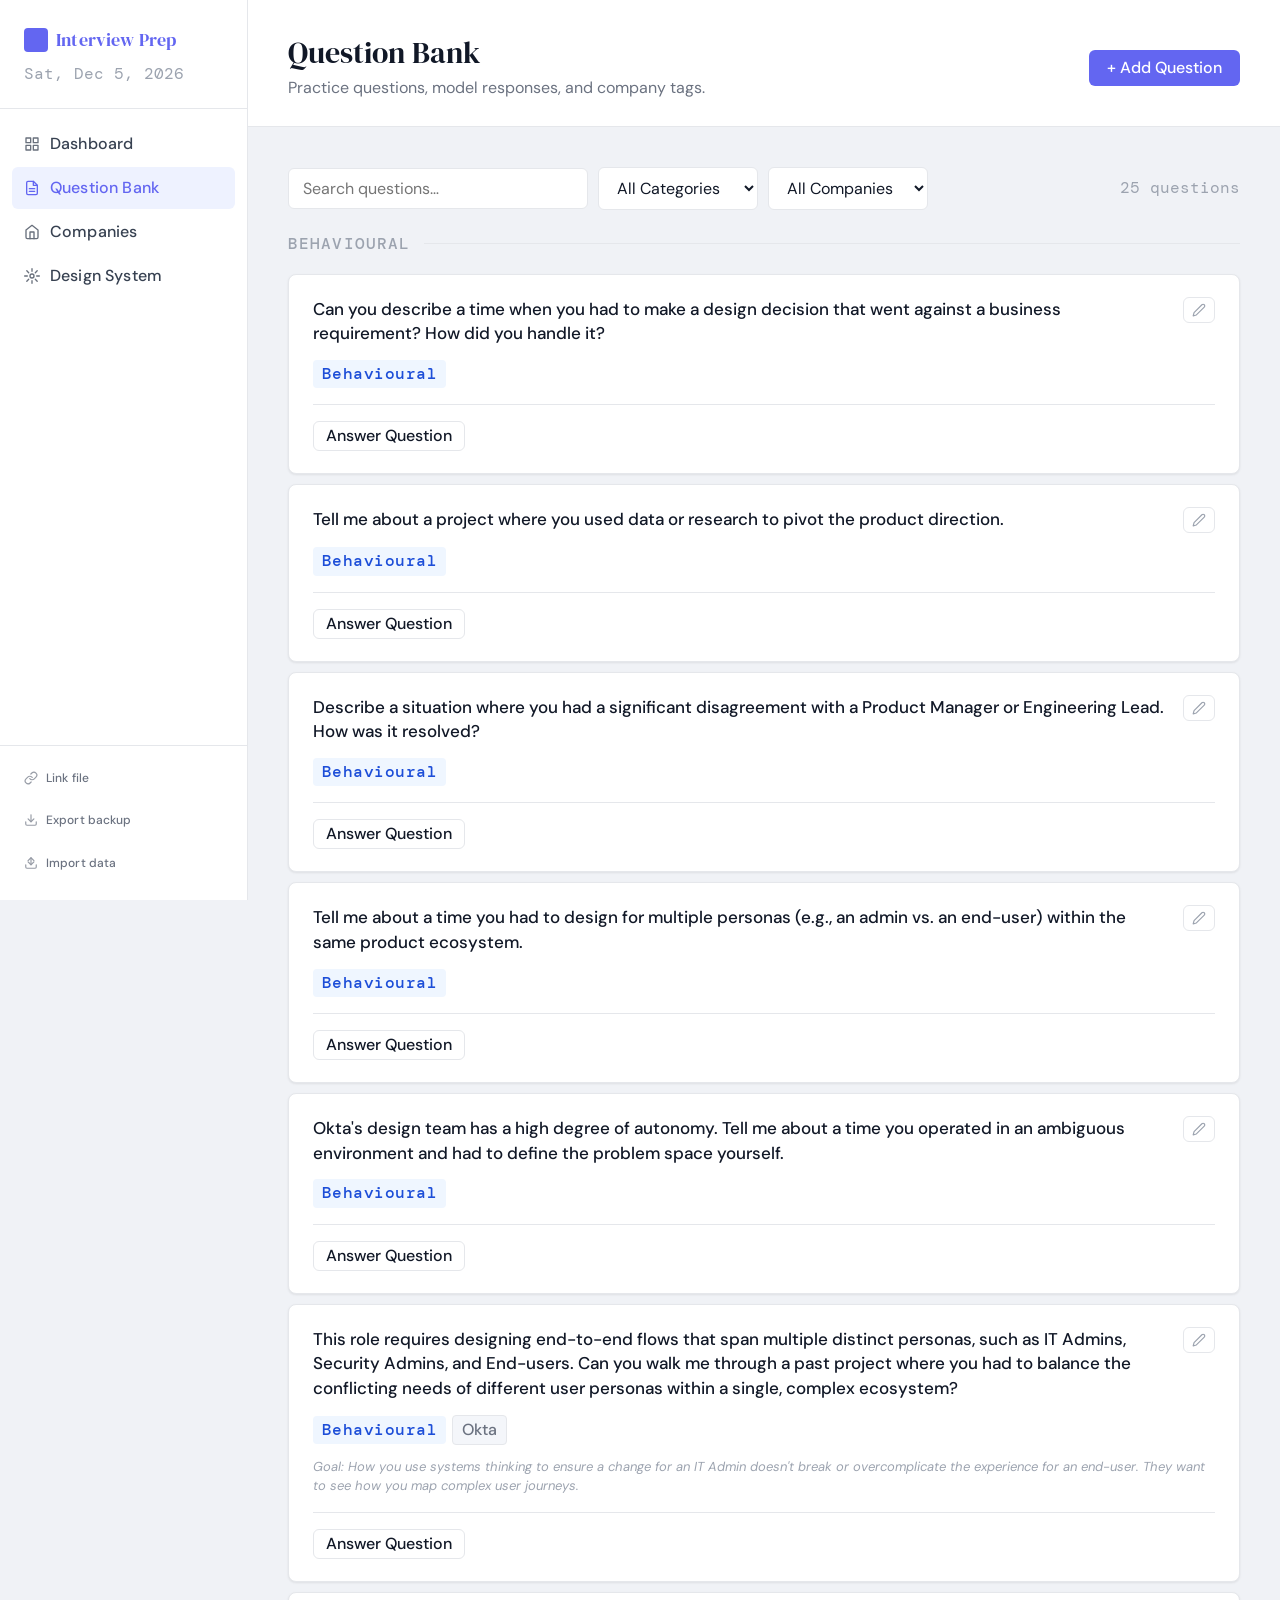
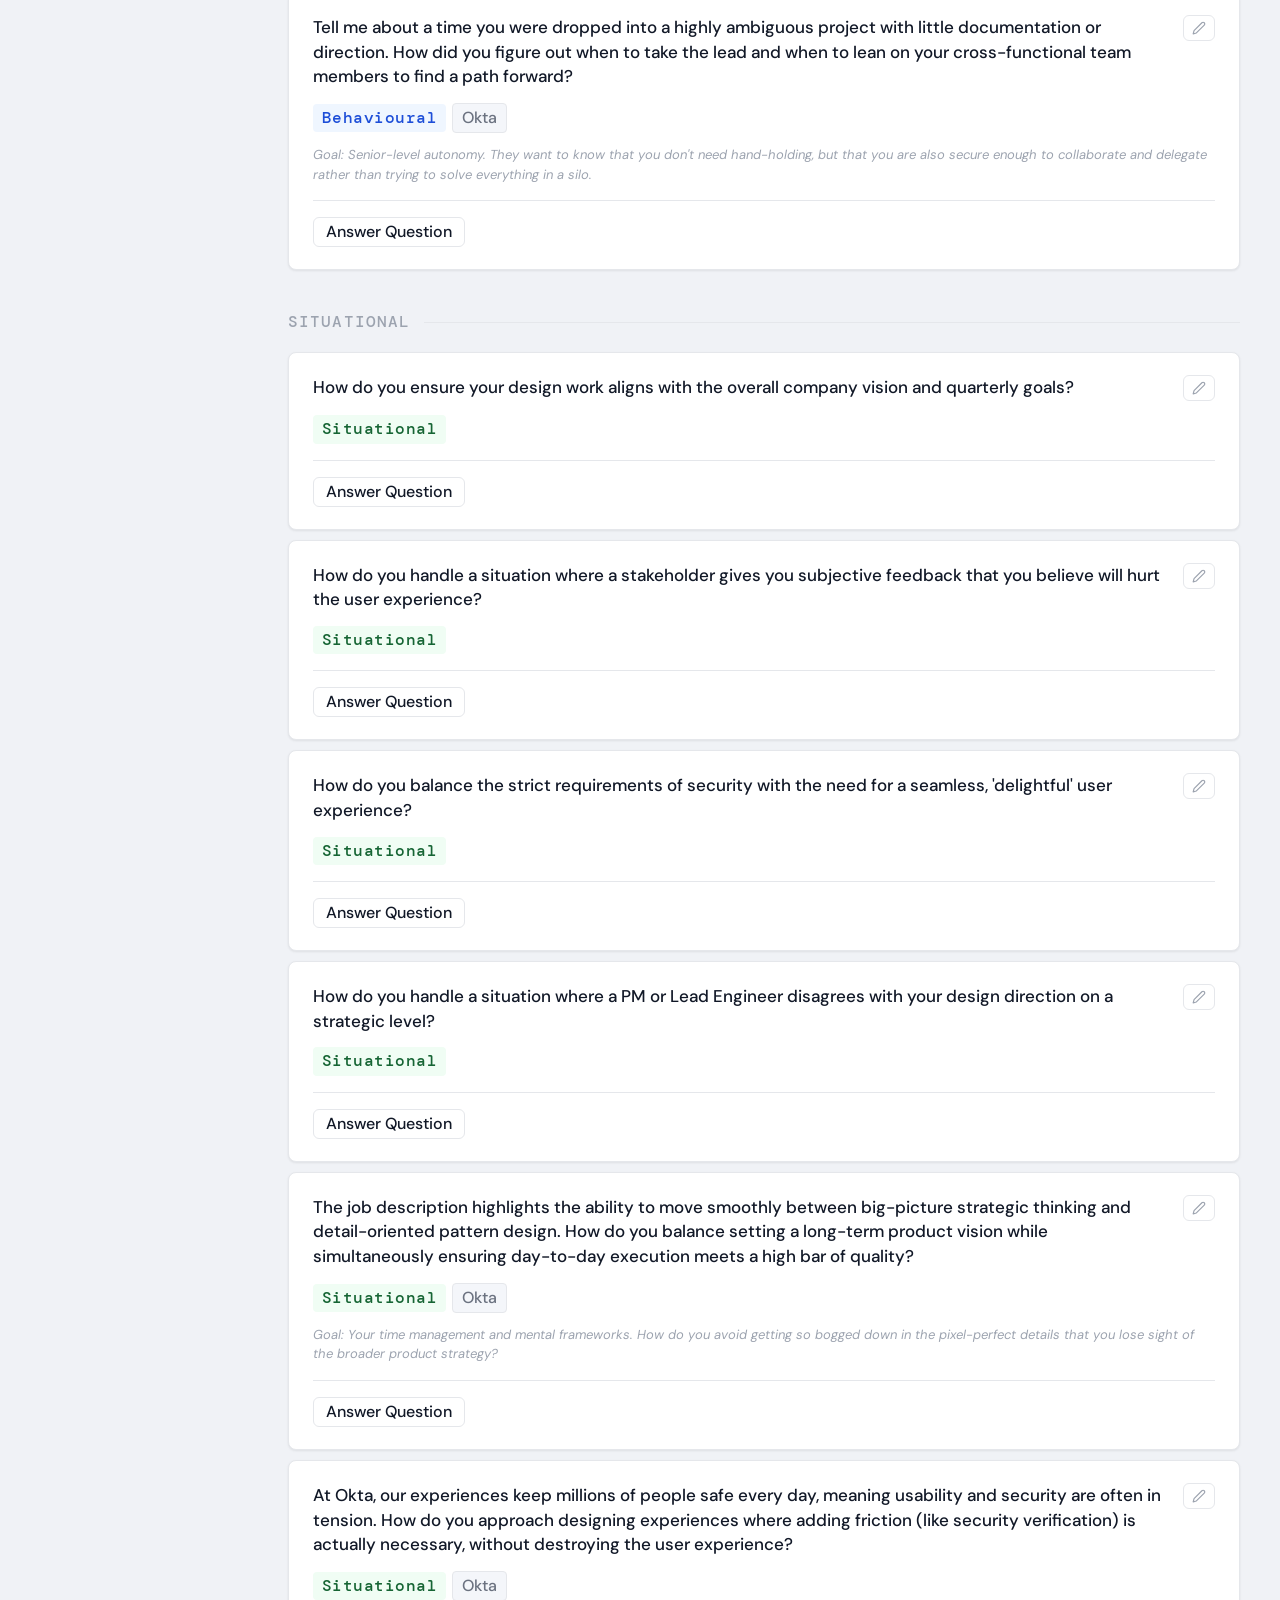
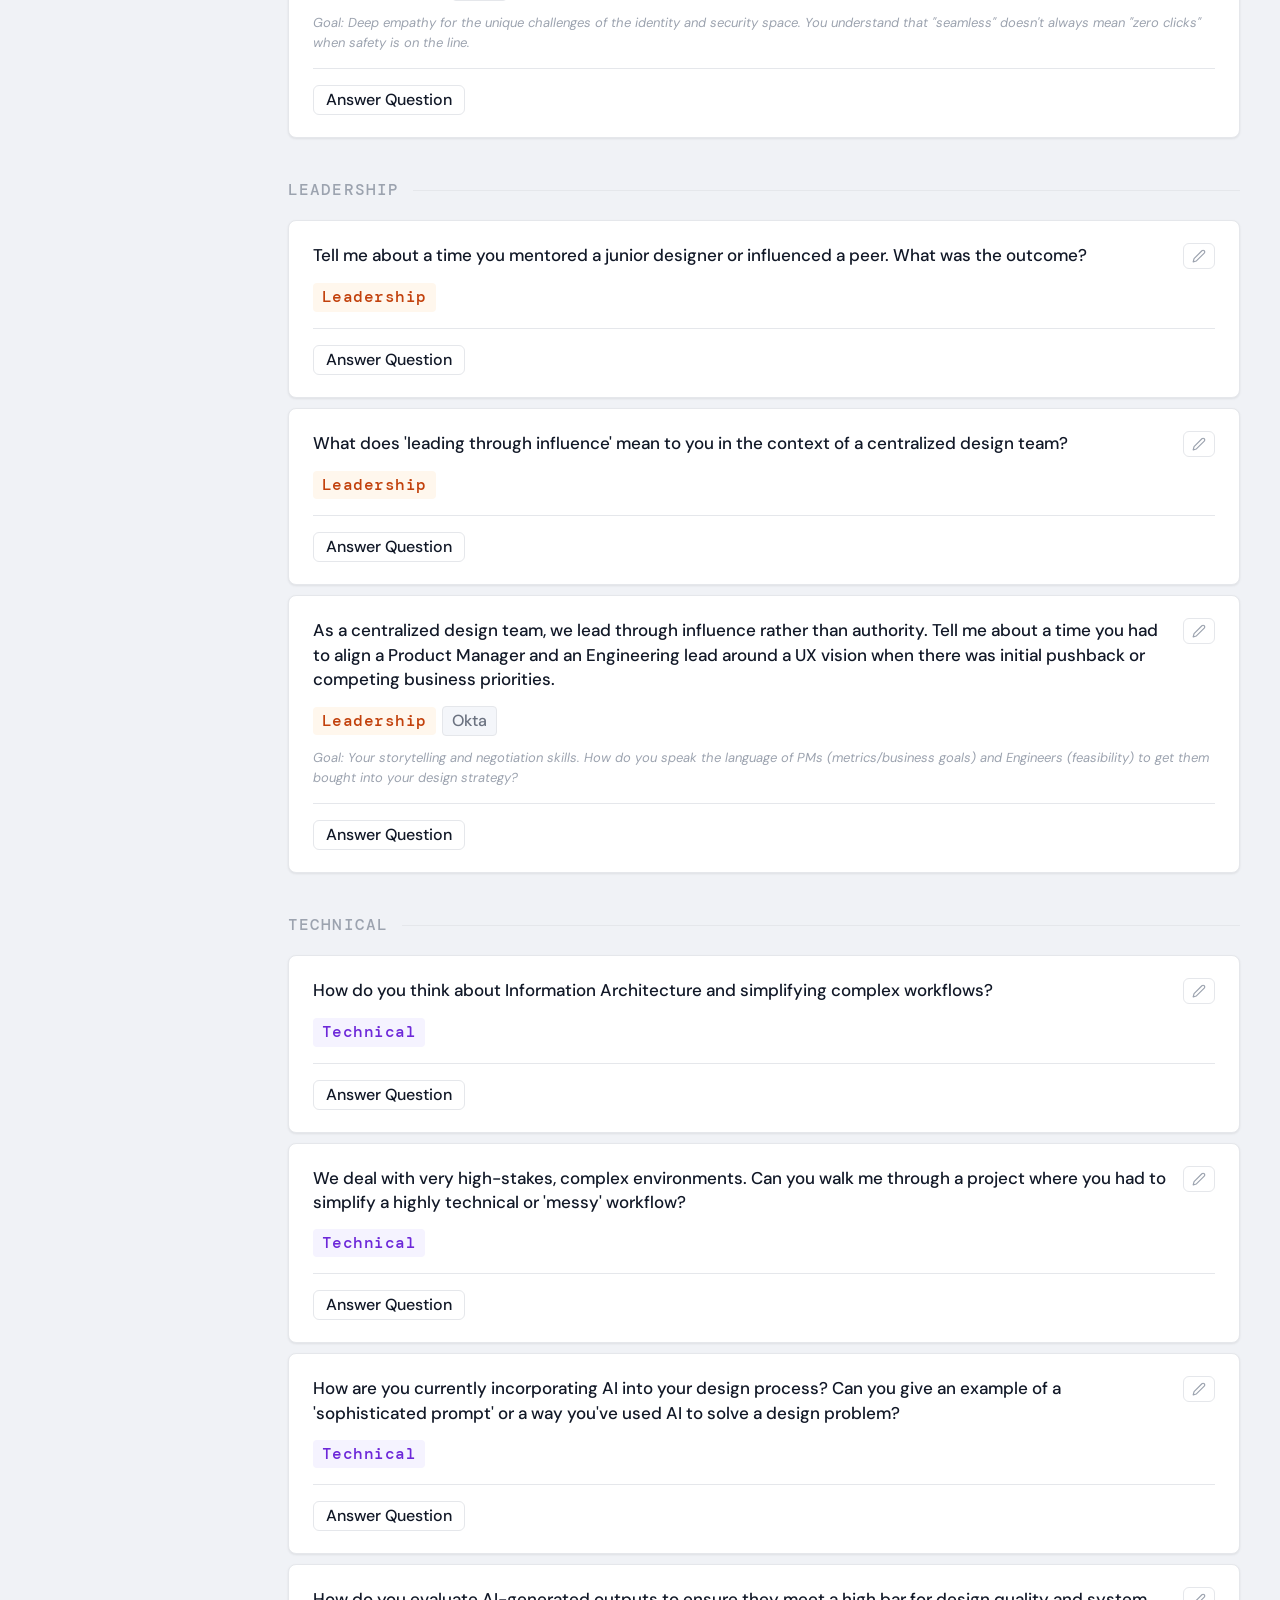
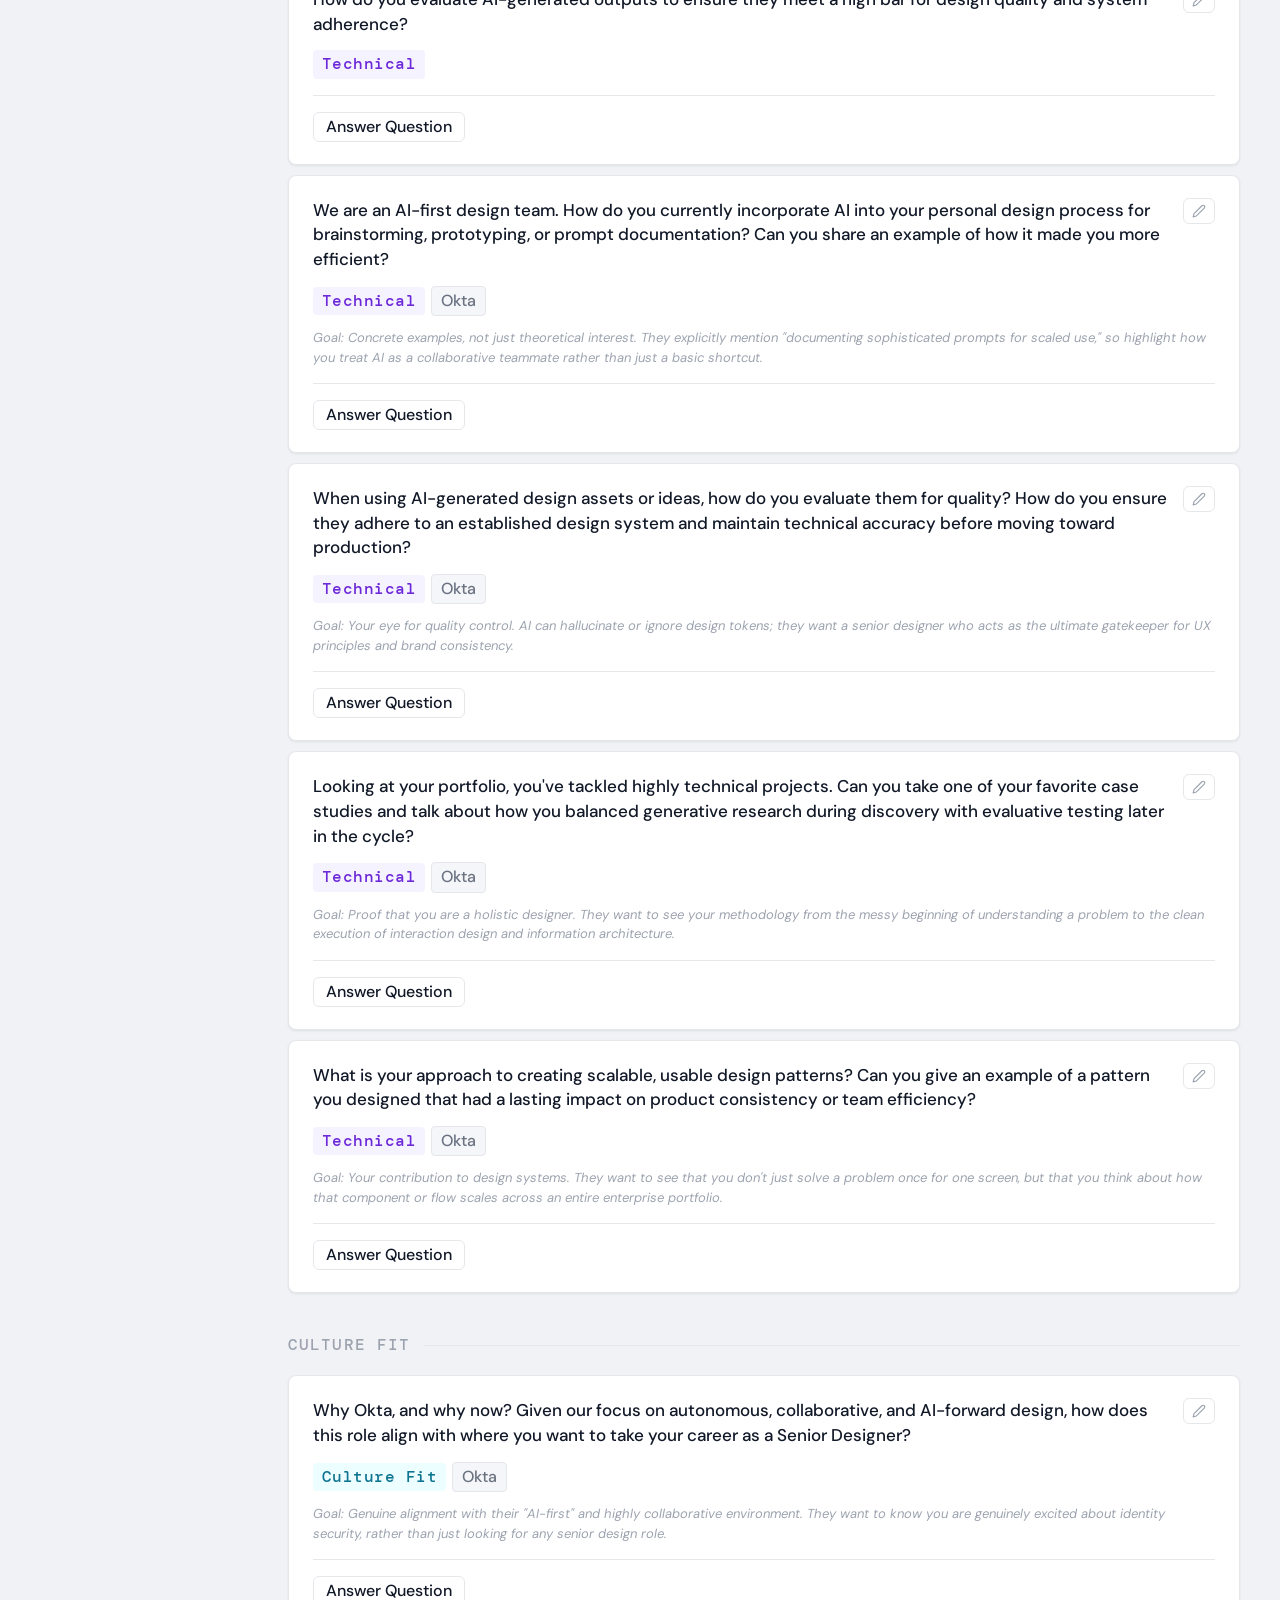
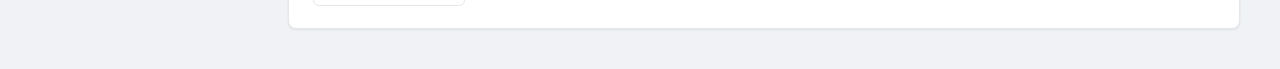
<file: questions.html>
<!DOCTYPE html>
<html lang="en">
<head>
  <meta charset="UTF-8">
  <meta name="viewport" content="width=device-width, initial-scale=1.0">
  <title>Interview Prep — Question Bank</title>
  <link rel="stylesheet" href="site.css">
</head>
<body>

<div class="nav-overlay" id="nav-overlay" onclick="closeNav()"></div>

<!-- ── Sidebar ───────────────────────────────────────────── -->
<aside class="sidebar" id="sidebar">
  <div class="sidebar-logo">
    <div class="sidebar-logo-mark">
      <div class="mark"></div>
      <h1>Interview Prep</h1>
    </div>
    <span class="sidebar-date" id="sidebar-date"></span>
  </div>
  <nav class="sidebar-nav">
    <a href="index.html">
      <svg width="16" height="16" viewBox="0 0 24 24" fill="none" stroke="currentColor" stroke-width="2" stroke-linecap="round" stroke-linejoin="round"><rect x="3" y="3" width="7" height="7"/><rect x="14" y="3" width="7" height="7"/><rect x="14" y="14" width="7" height="7"/><rect x="3" y="14" width="7" height="7"/></svg>
      Dashboard
    </a>
    <a href="questions.html" class="active">
      <svg width="16" height="16" viewBox="0 0 24 24" fill="none" stroke="currentColor" stroke-width="2" stroke-linecap="round" stroke-linejoin="round"><path d="M14 2H6a2 2 0 0 0-2 2v16a2 2 0 0 0 2 2h12a2 2 0 0 0 2-2V8z"/><polyline points="14 2 14 8 20 8"/><line x1="16" y1="13" x2="8" y2="13"/><line x1="16" y1="17" x2="8" y2="17"/></svg>
      Question Bank
    </a>
    <a href="companies.html">
      <svg width="16" height="16" viewBox="0 0 24 24" fill="none" stroke="currentColor" stroke-width="2" stroke-linecap="round" stroke-linejoin="round"><path d="M3 9l9-7 9 7v11a2 2 0 0 1-2 2H5a2 2 0 0 1-2-2z"/><polyline points="9 22 9 12 15 12 15 22"/></svg>
      Companies
    </a>
    <a href="styleguide.html">
      <svg width="16" height="16" viewBox="0 0 24 24" fill="none" stroke="currentColor" stroke-width="2" stroke-linecap="round" stroke-linejoin="round"><circle cx="12" cy="12" r="3"/><path d="M12 1v4M12 19v4M4.22 4.22l2.83 2.83M16.95 16.95l2.83 2.83M1 12h4M19 12h4M4.22 19.78l2.83-2.83M16.95 7.05l2.83-2.83"/></svg>
      Design System
    </a>
  </nav>
  <div class="sidebar-footer">
    <button class="sidebar-action" id="btn-link-file" onclick="linkFile()">
      <svg width="14" height="14" viewBox="0 0 24 24" fill="none" stroke="currentColor" stroke-width="2" stroke-linecap="round" stroke-linejoin="round"><path d="M10 13a5 5 0 0 0 7.54.54l3-3a5 5 0 0 0-7.07-7.07l-1.72 1.71"/><path d="M14 11a5 5 0 0 0-7.54-.54l-3 3a5 5 0 0 0 7.07 7.07l1.71-1.71"/></svg>
      <span>Link file</span>
    </button>
    <button class="sidebar-action" onclick="exportData()">
      <svg width="14" height="14" viewBox="0 0 24 24" fill="none" stroke="currentColor" stroke-width="2" stroke-linecap="round" stroke-linejoin="round"><path d="M21 15v4a2 2 0 0 1-2 2H5a2 2 0 0 1-2-2v-4"/><polyline points="7 10 12 15 17 10"/><line x1="12" y1="15" x2="12" y2="3"/></svg>
      Export backup
    </button>
    <label class="sidebar-action">
      <svg width="14" height="14" viewBox="0 0 24 24" fill="none" stroke="currentColor" stroke-width="2" stroke-linecap="round" stroke-linejoin="round"><path d="M21 15v4a2 2 0 0 1-2 2H5a2 2 0 0 1-2-2v-4"/><polyline points="7 10 12 15 17 10"/><line x1="12" y1="15" x2="12" y2="3"/><polyline points="17 8 12 3 7 8"/></svg>
      Import data
      <input class="sidebar-file-input" type="file" accept=".json" onchange="importData(event)">
    </label>
  </div>
</aside>

<!-- ── Main ──────────────────────────────────────────────── -->
<main class="main">
  <header class="mobile-header">
    <div class="mobile-header-logo">
      <div class="mark"></div>
      Interview Prep
    </div>
    <button class="hamburger-btn" onclick="openNav()" aria-label="Open navigation">
      <svg width="20" height="20" viewBox="0 0 24 24" fill="none" stroke="currentColor" stroke-width="2" stroke-linecap="round" stroke-linejoin="round"><line x1="3" y1="6" x2="21" y2="6"/><line x1="3" y1="12" x2="21" y2="12"/><line x1="3" y1="18" x2="21" y2="18"/></svg>
    </button>
  </header>
  <header class="page-header">
    <div>
      <h2>Question Bank</h2>
      <p>Practice questions, model responses, and company tags.</p>
    </div>
    <button class="btn btn-primary" onclick="openModal()">+ Add Question</button>
  </header>

  <div class="page-content">
    <div class="filter-bar">
      <input  type="text" class="search-input" id="search"
              placeholder="Search questions…" oninput="renderList()">
      <select class="filter-select" id="filter-cat" onchange="renderList()">
        <option value="">All Categories</option>
        <option>Behavioural</option>
        <option>Technical</option>
        <option>Leadership</option>
        <option>Situational</option>
        <option>Culture Fit</option>
      </select>
      <select class="filter-select" id="filter-co" onchange="renderList()">
        <option value="">All Companies</option>
      </select>
      <span class="filter-count" id="filter-count"></span>
    </div>

    <div id="question-list"></div>
  </div>
</main>

<!-- ── Add / Edit modal ───────────────────────────────────── -->
<div class="modal-overlay hidden" id="modal">
  <div class="modal">
    <div class="modal-header">
      <h3 id="modal-title">Add Question</h3>
      <button class="modal-close" onclick="closeModal()">×</button>
    </div>
    <div class="modal-body">
      <div class="form-group">
        <label class="form-label">Question</label>
        <textarea class="form-textarea" id="f-text" rows="3"
          placeholder="e.g. Tell me about a time you disagreed with your manager."></textarea>
      </div>
      <div class="form-group">
        <label class="form-label">Category</label>
        <select class="form-select" id="f-cat">
          <option>Behavioural</option>
          <option>Technical</option>
          <option>Leadership</option>
          <option>Situational</option>
          <option>Culture Fit</option>
        </select>
      </div>
      <div class="form-group">
        <label class="form-label">Companies That Asked This</label>
        <div class="tag-input-wrap" id="tag-wrap" onclick="focusTagInput()">
          <!-- pills injected here -->
          <input type="text" class="tag-inline-input" id="tag-input"
            placeholder="Type a company name, then press Enter…"
            onkeydown="handleTag(event)">
        </div>
        <p class="form-hint">Press Enter or comma to add. Backspace removes the last tag.</p>
        <div class="tag-suggestions" id="tag-suggestions"></div>
      </div>
      <div class="form-group">
        <label class="form-label">Goal</label>
        <textarea class="form-textarea" id="f-goal" rows="2"
          placeholder="What the interviewer wants to hear…"></textarea>
      </div>
    </div>
    <div class="modal-footer">
      <button class="btn btn-secondary" onclick="closeModal()">Cancel</button>
      <button class="btn btn-primary"   onclick="saveQuestion()">Save Question</button>
    </div>
  </div>
</div>

<!-- ── Response modal ────────────────────────────────────── -->
<div class="modal-overlay hidden" id="response-modal">
  <div class="modal">
    <div class="modal-header">
      <h3 id="response-modal-title">Your Response</h3>
      <button class="modal-close" onclick="closeResponseModal()">×</button>
    </div>
    <div class="modal-body" style="padding-bottom:0;overflow:hidden;display:flex;flex-direction:column">
      <div class="rte-wrap" style="flex:1;min-height:0">
        <div class="rte-toolbar">
          <!-- Font size stepper -->
          <div class="rte-size-group">
            <button type="button" class="rte-size-step" onmousedown="rteSizeDec(event)" title="Decrease font size">−</button>
            <span class="rte-size-display" id="rte-size-display">14</span>
            <button type="button" class="rte-size-step" onmousedown="rteSizeInc(event)" title="Increase font size">+</button>
          </div>
          <span class="rte-sep"></span>
          <!-- Inline formatting -->
          <button type="button" class="rte-btn" id="rte-bold"      onmousedown="rteCmd(event,'bold')"          title="Bold"><b>B</b></button>
          <button type="button" class="rte-btn" id="rte-italic"    onmousedown="rteCmd(event,'italic')"        title="Italic"><i>I</i></button>
          <button type="button" class="rte-btn" id="rte-underline" onmousedown="rteCmd(event,'underline')"     title="Underline"><u>U</u></button>
          <button type="button" class="rte-btn" id="rte-strike"    onmousedown="rteCmd(event,'strikeThrough')" title="Strikethrough"><s>S</s></button>
          <span class="rte-sep"></span>
          <!-- Colour controls -->
          <label class="rte-btn rte-color-btn" title="Text colour" onmousedown="saveRteRange()">
            <span style="font-weight:700;font-size:13px;line-height:1;color:var(--text-primary)">A</span>
            <span class="rte-color-bar" id="rte-fg-bar"></span>
            <input type="color" class="rte-color-input" id="rte-fg-input" value="#18181B" oninput="rteFgColor(this.value)">
          </label>
          <label class="rte-btn rte-color-btn" title="Highlight colour" onmousedown="saveRteRange()">
            <svg width="12" height="12" viewBox="0 0 24 24" fill="none" stroke="currentColor" stroke-width="2.5" stroke-linecap="round" stroke-linejoin="round"><path d="M12 20h9"/><path d="M16.5 3.5a2.121 2.121 0 0 1 3 3L7 19l-4 1 1-4L16.5 3.5z"/></svg>
            <span class="rte-color-bar" id="rte-hl-bar" style="background:#FFF176"></span>
            <input type="color" class="rte-color-input" id="rte-hl-input" value="#FFF176" oninput="rteHlColor(this.value)">
          </label>
          <span class="rte-sep"></span>
          <!-- Link -->
          <button type="button" class="rte-btn" onmousedown="rteLink(event)" title="Insert link"><svg width="14" height="14" viewBox="0 0 24 24" fill="none" stroke="currentColor" stroke-width="2" stroke-linecap="round" stroke-linejoin="round"><path d="M10 13a5 5 0 0 0 7.54.54l3-3a5 5 0 0 0-7.07-7.07l-1.72 1.71"/><path d="M14 11a5 5 0 0 0-7.54-.54l-3 3a5 5 0 0 0 7.07 7.07l1.71-1.71"/></svg></button>
          <span class="rte-sep"></span>
          <!-- Alignment -->
          <button type="button" class="rte-btn" id="rte-align-left"    onmousedown="rteCmd(event,'justifyLeft')"   title="Align left"><svg width="14" height="14" viewBox="0 0 24 24" fill="none" stroke="currentColor" stroke-width="2" stroke-linecap="round" stroke-linejoin="round"><line x1="21" y1="6" x2="3" y2="6"/><line x1="15" y1="12" x2="3" y2="12"/><line x1="17" y1="18" x2="3" y2="18"/></svg></button>
          <button type="button" class="rte-btn" id="rte-align-center"  onmousedown="rteCmd(event,'justifyCenter')" title="Align center"><svg width="14" height="14" viewBox="0 0 24 24" fill="none" stroke="currentColor" stroke-width="2" stroke-linecap="round" stroke-linejoin="round"><line x1="21" y1="6" x2="3" y2="6"/><line x1="18" y1="12" x2="6" y2="12"/><line x1="21" y1="18" x2="3" y2="18"/></svg></button>
          <button type="button" class="rte-btn" id="rte-align-right"   onmousedown="rteCmd(event,'justifyRight')"  title="Align right"><svg width="14" height="14" viewBox="0 0 24 24" fill="none" stroke="currentColor" stroke-width="2" stroke-linecap="round" stroke-linejoin="round"><line x1="21" y1="6" x2="3" y2="6"/><line x1="21" y1="12" x2="9" y2="12"/><line x1="21" y1="18" x2="7" y2="18"/></svg></button>
          <button type="button" class="rte-btn" id="rte-align-justify" onmousedown="rteCmd(event,'justifyFull')"   title="Justify"><svg width="14" height="14" viewBox="0 0 24 24" fill="none" stroke="currentColor" stroke-width="2" stroke-linecap="round" stroke-linejoin="round"><line x1="21" y1="6" x2="3" y2="6"/><line x1="21" y1="12" x2="3" y2="12"/><line x1="21" y1="18" x2="3" y2="18"/></svg></button>
          <span class="rte-sep"></span>
          <!-- Lists -->
          <button type="button" class="rte-btn" id="rte-ul" onmousedown="rteCmd(event,'insertUnorderedList')" title="Bullet list"><svg width="14" height="14" viewBox="0 0 24 24" fill="none" stroke="currentColor" stroke-width="2" stroke-linecap="round" stroke-linejoin="round"><line x1="9" y1="6" x2="20" y2="6"/><line x1="9" y1="12" x2="20" y2="12"/><line x1="9" y1="18" x2="20" y2="18"/><circle cx="4" cy="6" r="1.5" fill="currentColor" stroke="none"/><circle cx="4" cy="12" r="1.5" fill="currentColor" stroke="none"/><circle cx="4" cy="18" r="1.5" fill="currentColor" stroke="none"/></svg></button>
          <button type="button" class="rte-btn" id="rte-ol" onmousedown="rteCmd(event,'insertOrderedList')"   title="Numbered list"><svg width="14" height="14" viewBox="0 0 24 24" fill="none" stroke="currentColor" stroke-width="2" stroke-linecap="round" stroke-linejoin="round"><line x1="10" y1="6" x2="21" y2="6"/><line x1="10" y1="12" x2="21" y2="12"/><line x1="10" y1="18" x2="21" y2="18"/><path d="M4 6h1v4"/><path d="M4 10h2"/><path d="M6 18H4c0-1 2-2 2-3s-1-1.5-2-1"/></svg></button>
        </div>
        <div class="rte-body" id="rf-response" contenteditable="true"
          oninput="_responseDirty=true;"
          data-placeholder="Write your model answer, key bullet points, or a STAR story here…"></div>
      </div>
    </div>
    <div class="modal-footer">
      <button class="btn btn-danger" id="delete-response-btn" onclick="deleteResponse()" style="margin-right:auto">Delete Response</button>
      <button class="btn btn-secondary" onclick="closeResponseModal()">Cancel</button>
      <button class="btn btn-primary"   onclick="saveResponse()">Save Response</button>
    </div>
  </div>
</div>

<!-- ── Shared confirmation dialog ───────────────────────── -->
<div class="modal-overlay hidden" id="discard-overlay" style="z-index:250">
  <div class="modal" style="width:450px;max-width:450px;max-height:300px;min-height:0">
    <div class="modal-header">
      <h3 id="discard-title">Discard changes?</h3>
    </div>
    <div class="modal-body">
      <p id="discard-body" style="margin:0;color:var(--text-secondary)">You have unsaved changes. Closing will discard them.</p>
    </div>
    <div class="modal-footer">
      <button class="btn btn-secondary" id="discard-keep-btn"    onclick="discardKeep()">Keep Editing</button>
      <button class="btn btn-danger"    id="discard-confirm-btn" onclick="discardConfirm()">Discard Changes</button>
    </div>
  </div>
</div>

<!-- ── Toast ──────────────────────────────────────────────── -->
<div class="toast hidden" id="toast"></div>

<script>
/* ── Shared confirmation dialog ── */
let _discardCallback = null;
function showDiscardDialog(onConfirm, opts = {}) {
  _discardCallback = onConfirm;
  document.getElementById('discard-title').textContent       = opts.title        || 'Discard changes?';
  document.getElementById('discard-body').textContent        = opts.body         || 'You have unsaved changes. Closing will discard them.';
  document.getElementById('discard-keep-btn').textContent    = opts.keepLabel    || 'Keep Editing';
  document.getElementById('discard-confirm-btn').textContent = opts.confirmLabel || 'Discard Changes';
  document.getElementById('discard-confirm-btn').className   = 'btn ' + (opts.confirmClass || 'btn-danger');
  document.getElementById('discard-overlay').classList.remove('hidden');
}
function discardKeep() {
  document.getElementById('discard-overlay').classList.add('hidden');
  _discardCallback = null;
}
function discardConfirm() {
  document.getElementById('discard-overlay').classList.add('hidden');
  const cb = _discardCallback;
  _discardCallback = null;
  if (cb) cb();
}

/* ── Data helpers ── */
const get = k  => JSON.parse(localStorage.getItem(k) || '[]');
const set = (k, v) => { localStorage.setItem(k, JSON.stringify(v)); if (typeof autoSave === 'function') autoSave(); };
const uid = ()  => 'q_' + Date.now() + '_' + Math.random().toString(36).slice(2, 7);

function esc(s) {
  const d = document.createElement('div');
  d.textContent = s || '';
  return d.innerHTML;
}

function catBadge(c) {
  return `<span class="cat-badge cat-${esc(c.replace(/ /g, '-'))}">${esc(c)}</span>`;
}

function fmtDate(d) {
  if (!d) return '';
  return new Date(d + 'T12:00:00').toLocaleDateString('en-CA', { month:'short', day:'numeric', year:'numeric' });
}

function toast(msg) {
  const el = document.getElementById('toast');
  el.textContent = msg;
  el.classList.remove('hidden');
  clearTimeout(el._t);
  el._t = setTimeout(() => el.classList.add('hidden'), 2600);
}

/* ── Filters / List ── */
function allCompanies() {
  return [...new Set(get('ip_questions').flatMap(q => q.companies || []))].sort();
}

function syncCompanyFilter() {
  const sel = document.getElementById('filter-co');
  const cur = sel.value;
  sel.innerHTML = '<option value="">All Companies</option>';
  allCompanies().forEach(c => {
    const o = document.createElement('option');
    o.value = c; o.textContent = c;
    if (c === cur) o.selected = true;
    sel.appendChild(o);
  });
}

function renderList() {
  const questions = get('ip_questions');
  const search    = document.getElementById('search').value.toLowerCase();
  const filterCat = document.getElementById('filter-cat').value;
  const filterCo  = document.getElementById('filter-co').value;

  let filtered = questions.filter(q => {
    const text = (q.text + ' ' + (q.response || '')).toLowerCase();
    return (!search    || text.includes(search))
        && (!filterCat || q.category === filterCat)
        && (!filterCo  || (q.companies || []).includes(filterCo));
  });

  const countEl = document.getElementById('filter-count');
  countEl.textContent = filtered.length !== questions.length
    ? `${filtered.length} of ${questions.length}`
    : `${questions.length} question${questions.length !== 1 ? 's' : ''}`;

  const el = document.getElementById('question-list');

  if (filtered.length === 0) {
    el.innerHTML = `<div class="empty-state">
      <span class="empty-icon">○</span>
      <p>${questions.length === 0
        ? 'No questions yet. Click "Add Question" to get started.'
        : 'No questions match your filters.'}</p>
    </div>`;
    return;
  }

  const CAT_ORDER = ['Behavioural','Situational','Leadership','Technical','Culture Fit'];

  /* if a category filter is active, skip grouping */
  if (filterCat) {
    el.innerHTML = filtered.map(q => questionCard(q)).join('');
    return;
  }

  const groups = CAT_ORDER.map(cat => ({
    cat,
    items: filtered.filter(q => q.category === cat)
  })).filter(g => g.items.length > 0);

  el.innerHTML = groups.map(g => `
    <div class="section-label" style="margin-bottom:18px;${groups.indexOf(g) > 0 ? 'margin-top:40px' : ''}">${g.cat}</div>
    ${g.items.map(q => questionCard(q)).join('')}
  `).join('');
}

function questionCard(q) {
  const goal = q.goal || extractGoal(q.response);
  const body = q.goal !== undefined ? (q.response || '') : stripGoal(q.response);
  return `
    <div class="card" id="card-${q.id}">
      <div class="card-header">
        <div class="card-question">${esc(q.text)}</div>
        <div class="kebab-wrap">
          <button class="kebab-btn" onclick="toggleQKebab(event,'${q.id}')" aria-label="Edit options"><svg width="14" height="14" viewBox="0 0 24 24" fill="none" stroke="currentColor" stroke-width="2" stroke-linecap="round" stroke-linejoin="round"><path d="M17 3a2.828 2.828 0 1 1 4 4L7.5 20.5 2 22l1.5-5.5L17 3z"/></svg></button>
          <div class="kebab-menu" id="q-kebab-${q.id}">
            <button class="kebab-menu-item" onclick="openModal('${q.id}')">Edit</button>
            <button class="kebab-menu-item danger" onclick="deleteQ('${q.id}')">Delete</button>
          </div>
        </div>
      </div>
      <div class="card-meta">
        ${catBadge(q.category)}
        ${(q.companies || []).map(c => `<span class="tag-company">${esc(c)}</span>`).join('')}
      </div>
      ${goal ? `<div class="card-goal">Goal: ${esc(goal)}</div>` : ''}
      ${body ? `
        <div class="response-area">
          <div class="response-header">
            <button class="response-toggle" onclick="toggleResp('rb-${q.id}', this)">▶ Show Response</button>
            <button class="btn btn-secondary btn-sm response-edit hidden" onclick="openResponseModal('${q.id}')">Edit Response</button>
          </div>
          <div class="response-body hidden" id="rb-${q.id}">${body}</div>
        </div>` : `
        <div class="response-area">
          <button class="btn btn-secondary btn-sm" onclick="openResponseModal('${q.id}')">Answer Question</button>
        </div>`}
    </div>
  `;
}

function toggleQKebab(e, id) {
  e.stopPropagation();
  const menu = document.getElementById('q-kebab-' + id);
  const isOpen = menu.classList.contains('open');
  document.querySelectorAll('.kebab-menu.open').forEach(m => m.classList.remove('open'));
  if (!isOpen) menu.classList.add('open');
}

document.addEventListener('click', () => {
  document.querySelectorAll('.kebab-menu.open').forEach(m => m.classList.remove('open'));
});

function extractGoal(response) {
  if (!response) return null;
  const m = response.match(/Goal:\s*(.+)$/m);
  return m ? m[1].trim() : null;
}

function stripGoal(response) {
  if (!response) return '';
  return response.replace(/\n*---\nGoal:.+$/m, '').replace(/^Goal:.+$/m, '').trim();
}

function toggleResp(id, btn) {
  const el = document.getElementById(id);
  const nowHidden = el.classList.toggle('hidden');
  btn.textContent = nowHidden ? '▶ Show Response' : '▼ Hide Response';
  const editBtn = btn.parentElement.querySelector('.response-edit');
  if (editBtn) editBtn.classList.toggle('hidden', nowHidden);
}

/* ── Modal / Tags ── */
let editId = null;
let pendingTags = [];
let _origModalState = null;

function openModal(id = null) {
  editId = id;
  pendingTags = [];
  document.getElementById('modal-title').textContent = id ? 'Edit Question' : 'Add Question';

  if (id) {
    const q = get('ip_questions').find(x => x.id === id);
    if (q) {
      document.getElementById('f-text').value = q.text;
      document.getElementById('f-cat').value  = q.category;
      document.getElementById('f-goal').value = q.goal || '';
      pendingTags = [...(q.companies || [])];
    }
  } else {
    document.getElementById('f-text').value = '';
    document.getElementById('f-cat').value  = 'Behavioural';
    document.getElementById('f-goal').value = '';
  }

  renderPills();
  _origModalState = {
    text: document.getElementById('f-text').value,
    cat:  document.getElementById('f-cat').value,
    goal: document.getElementById('f-goal').value,
    tags: [...pendingTags],
  };
  document.getElementById('modal').classList.remove('hidden');
  setTimeout(() => document.getElementById('f-text').focus(), 60);
}

function _isModalDirty() {
  if (!_origModalState) return false;
  return (
    document.getElementById('f-text').value !== _origModalState.text ||
    document.getElementById('f-cat').value  !== _origModalState.cat  ||
    document.getElementById('f-goal').value !== _origModalState.goal ||
    JSON.stringify(pendingTags) !== JSON.stringify(_origModalState.tags)
  );
}

function closeModal(force = false) {
  if (!force && _isModalDirty()) {
    showDiscardDialog(() => closeModal(true));
    return;
  }
  document.getElementById('modal').classList.add('hidden');
  editId = null; pendingTags = []; _origModalState = null;
}

function focusTagInput() { document.getElementById('tag-input').focus(); }

function renderPills() {
  const wrap  = document.getElementById('tag-wrap');
  const input = document.getElementById('tag-input');
  wrap.innerHTML = '';
  pendingTags.forEach((tag, i) => {
    const pill = document.createElement('span');
    pill.className = 'tag-pill';
    pill.innerHTML = `${esc(tag)}<button class="tag-pill-remove" onclick="removeTag(${i})">×</button>`;
    wrap.appendChild(pill);
  });
  wrap.appendChild(input);
  input.value = '';
  renderSuggestions();
}

function removeTag(i) { pendingTags.splice(i, 1); renderPills(); }

function handleTag(e) {
  const input = document.getElementById('tag-input');
  if (e.key === 'Enter' || e.key === ',') {
    e.preventDefault();
    const val = input.value.trim().replace(/,$/, '');
    if (val && !pendingTags.includes(val)) { pendingTags.push(val); renderPills(); }
    else input.value = '';
  }
  if (e.key === 'Backspace' && input.value === '' && pendingTags.length > 0) {
    pendingTags.pop(); renderPills();
  }
}

/* ── Tag suggestions ── */
let _suggestions = [];

function frequentCompanies() {
  const questions = get('ip_questions');
  const counts = {};
  questions.forEach(q => {
    (q.companies || []).forEach(c => {
      counts[c] = (counts[c] || 0) + 1;
    });
  });
  return Object.keys(counts).sort((a, b) => counts[b] - counts[a]);
}

function renderSuggestions() {
  const el = document.getElementById('tag-suggestions');
  if (!el) return;

  const frequent = frequentCompanies().filter(c => !pendingTags.includes(c));
  const frequentSet = new Set(frequent);

  const extras = get('ip_companies')
    .map(c => c.name)
    .filter(n => !pendingTags.includes(n) && !frequentSet.has(n))
    .sort((a, b) => a.localeCompare(b));

  const candidates = [...frequent, ...extras];
  _suggestions = candidates.slice(0, Math.max(10, frequent.length));
  if (_suggestions.length === 0) { el.innerHTML = ''; return; }
  el.innerHTML = _suggestions.map((c, i) =>
    `<button type="button" class="tag-suggestion-chip" onclick="addSuggestion(${i})">${esc(c)}</button>`
  ).join('');
}

function addSuggestion(i) {
  const name = _suggestions[i];
  if (name && !pendingTags.includes(name)) {
    pendingTags.push(name);
    renderPills();
  }
}

function saveQuestion() {
  const text = document.getElementById('f-text').value.trim();
  if (!text) { alert('Please enter a question.'); return; }

  const leftover = document.getElementById('tag-input').value.trim();
  if (leftover && !pendingTags.includes(leftover)) pendingTags.push(leftover);

  const questions = get('ip_questions');

  if (editId) {
    const idx = questions.findIndex(q => q.id === editId);
    if (idx > -1) {
      questions[idx] = {
        ...questions[idx],
        text,
        category:  document.getElementById('f-cat').value,
        companies: [...pendingTags],
        goal:      document.getElementById('f-goal').value.trim(),
      };
    }
  } else {
    questions.push({
      id:        uid(),
      text,
      category:  document.getElementById('f-cat').value,
      companies: [...pendingTags],
      goal:      document.getElementById('f-goal').value.trim(),
      response:  '',
      dateAdded: new Date().toISOString().split('T')[0],
    });
  }

  set('ip_questions', questions);
  closeModal(true);
  syncCompanyFilter();
  renderList();
  toast(editId ? 'Question updated.' : 'Question saved.');
}

function deleteQ(id) {
  if (!confirm('Delete this question? This cannot be undone.')) return;
  set('ip_questions', get('ip_questions').filter(q => q.id !== id));
  syncCompanyFilter();
  renderList();
  toast('Question deleted.');
}

/* ── Response modal ── */
let responseEditId = null;
let _responseDirty = false;
let _responseMutObs = null;

function openResponseModal(id) {
  responseEditId = id;
  const q = get('ip_questions').find(x => x.id === id);
  const editor = document.getElementById('rf-response');

  if (_responseMutObs) { _responseMutObs.disconnect(); _responseMutObs = null; }
  editor.innerHTML = (q && q.response) || '';
  _responseDirty = false;

  _responseMutObs = new MutationObserver(() => { _responseDirty = true; });
  _responseMutObs.observe(editor, { childList: true, characterData: true, subtree: true });

  document.getElementById('response-modal-title').textContent = (q && q.text) || 'Your Response';
  const hasResponse = !!(q && q.response);
  document.getElementById('delete-response-btn').classList.toggle('hidden', !hasResponse);
  document.getElementById('response-modal').classList.remove('hidden');
  setTimeout(() => editor.focus(), 60);
}

function closeResponseModal(force = false) {
  if (!force && _responseDirty) {
    showDiscardDialog(() => closeResponseModal(true));
    return;
  }
  if (_responseMutObs) { _responseMutObs.disconnect(); _responseMutObs = null; }
  document.getElementById('response-modal').classList.add('hidden');
  responseEditId = null; _responseDirty = false;
}

function saveResponse() {
  if (!responseEditId) return;
  const questions = get('ip_questions');
  const idx = questions.findIndex(q => q.id === responseEditId);
  if (idx > -1) {
    const raw = document.getElementById('rf-response').innerHTML;
    const isEmpty = !raw || raw.replace(/<br\s*\/?>/gi, '').replace(/&nbsp;/g, '').trim() === '';
    questions[idx].response = isEmpty ? '' : raw;
    set('ip_questions', questions);
  }
  closeResponseModal(true);
  syncCompanyFilter();
  renderList();
  toast('Response saved.');
}

function deleteResponse() {
  showDiscardDialog(
    () => {
      if (!responseEditId) return;
      const questions = get('ip_questions');
      const idx = questions.findIndex(q => q.id === responseEditId);
      if (idx > -1) { questions[idx].response = ''; set('ip_questions', questions); }
      closeResponseModal(true);
      syncCompanyFilter();
      renderList();
      toast('Response deleted.');
    },
    {
      title:        'Delete response?',
      body:         'This will permanently remove your saved response for this question.',
      keepLabel:    'Cancel',
      confirmLabel: 'Delete Response',
    }
  );
}

/* ── RTE commands ── */
let _rteRange = null;
const _rteSizes  = [10, 12, 14, 16, 18, 24, 36];
const _rteLevels = [ 1,  2,  3,  4,  5,  6,  7];
let _rteSizeIdx = 2; // default 14

function saveRteRange() {
  const sel = window.getSelection();
  _rteRange = sel.rangeCount > 0 ? sel.getRangeAt(0).cloneRange() : null;
}

function restoreRteRange() {
  const el = document.getElementById('rf-response');
  el.focus();
  if (!_rteRange) return;
  const sel = window.getSelection();
  sel.removeAllRanges();
  sel.addRange(_rteRange);
}

function rteCmd(e, cmd) {
  e.preventDefault();
  document.execCommand(cmd, false, null);
  document.getElementById('rf-response').focus();
  updateRteState();
}

function rteSizeInc(e) {
  e.preventDefault();
  if (_rteSizeIdx < _rteSizes.length - 1) { _rteSizeIdx++; _applyRteSize(); }
}

function rteSizeDec(e) {
  e.preventDefault();
  if (_rteSizeIdx > 0) { _rteSizeIdx--; _applyRteSize(); }
}

function _applyRteSize() {
  document.getElementById('rf-response').focus();
  document.execCommand('fontSize', false, _rteLevels[_rteSizeIdx]);
  document.getElementById('rte-size-display').textContent = _rteSizes[_rteSizeIdx];
}

function rteFgColor(color) {
  restoreRteRange();
  document.execCommand('foreColor', false, color);
  document.getElementById('rte-fg-bar').style.background = color;
}

function rteHlColor(color) {
  restoreRteRange();
  document.execCommand('backColor', false, color);
  document.getElementById('rte-hl-bar').style.background = color;
}

function rteLink(e) {
  e.preventDefault();
  document.getElementById('rf-response').focus();
  const url = prompt('Enter URL:');
  if (url) document.execCommand('createLink', false, url);
}

function updateRteState() {
  [['bold','rte-bold'],['italic','rte-italic'],['underline','rte-underline'],['strikeThrough','rte-strike']].forEach(([cmd,id]) => {
    const btn = document.getElementById(id);
    if (btn) btn.classList.toggle('active', document.queryCommandState(cmd));
  });
  [['justifyLeft','rte-align-left'],['justifyCenter','rte-align-center'],['justifyRight','rte-align-right'],['justifyFull','rte-align-justify']].forEach(([cmd,id]) => {
    const btn = document.getElementById(id);
    if (btn) btn.classList.toggle('active', document.queryCommandState(cmd));
  });
  [['insertUnorderedList','rte-ul'],['insertOrderedList','rte-ol']].forEach(([cmd,id]) => {
    const btn = document.getElementById(id);
    if (btn) btn.classList.toggle('active', document.queryCommandState(cmd));
  });
}

document.addEventListener('selectionchange', () => {
  if (document.activeElement === document.getElementById('rf-response')) updateRteState();
});


/* ── Seed ── */
function seedQuestionsIfEmpty() {
  if (get('ip_questions').length > 0) return;
  const today = new Date().toISOString().split('T')[0];
  const seed = [
    {
      text: 'Can you describe a time when you had to make a design decision that went against a business requirement? How did you handle it?',
      category: 'Behavioural',
      companies: [],
      response: `SITUATION\nOne of my first big projects at TouchBistro was rebuilding the Cloud platform for multi-location customers. The problem was straightforward but painful: if you ran five locations, you had five separate logins. We wanted a single sign-on experience.\n\nTASK\nWhen I presented my proposal to leadership, the CPO and CTO pushed back. They wanted a Venue-First navigation pattern, basically copying Toast. The reasoning was: Toast is the market leader, they've already de-risked this, just follow them.\n\nACTION\nI didn't argue in the room. I asked for a bit of time to actually test it. I worked with a UX researcher and ran side-by-side usability tests with 10 multi-location businesses. We built two prototypes: the Venue-First model, where you pick a location first, and my Task-First proposal, where you pick what you want to do, like Reporting, and then the venue. We measured preference and task completion speed.\n\nRESULT\n75% of participants preferred Task-First. Their reasoning was simple: they think about what they need to do before they think about where. The flow was also 16% faster.\n\nWhen I brought those numbers back, the conversation was different. Leadership had been backing a competitor's pattern on an assumption. Data changed that. It also changed how they worked with the design team. Research started getting more weight in those rooms.\n\n---\nGoal: To see how you negotiate and find a middle ground between UX and ROI.`
    },
    {
      text: 'Tell me about a project where you used data or research to pivot the product direction.',
      category: 'Behavioural',
      companies: [],
      response: `Refer to the multi-location project (TouchBistro).\n\nProjects where testing was conducted:\n- Multi-location (primary story — Task-First vs Venue-First, 75% preference, 16% faster)\n- Reporting\n- Cash Deposits\n- Printers?\n\n---\nGoal: To assess your ability to use evidence rather than just intuition.`
    },
    {
      text: 'How do you ensure your design work aligns with the overall company vision and quarterly goals?',
      category: 'Situational',
      companies: [],
      response: `USERS FIRST\nI don't think of user needs and business goals as separate problems. If Float wants to grow card spend, the way I get there is making receipt capture so easy that employees reach for the Float card instead of their personal one. Fix the friction, the business metric follows.\n\nSIMPLICITY\nWhen Float talks about simplicity, I think about what that actually means for someone trying to close their books at month-end. Not a cleaner UI in the abstract. A Monday morning that takes two hours instead of two days. That's what I'm designing for when I work on something like Accounting Automations.\n\nSTRATEGIC TRADE-OFFS\nWhen a new quarterly goal comes in, I try to get in front of Product and Engineering early to figure out the right scope. What's the smallest version of this that we'd actually feel good shipping? In fintech especially, moving fast is fine, but you can't erode trust. People are handing you their money.\n\nAt TouchBistro I didn't just fix a login, I made a workflow 16% faster. That framing is how I try to approach every project.\n\n---\nGoal: To see if you understand the "big picture" beyond the canvas.`
    },
    {
      text: 'Describe a situation where you had a significant disagreement with a Product Manager or Engineering Lead. How was it resolved?',
      category: 'Behavioural',
      companies: [],
      response: `SITUATION\nAt TouchBistro, we were adding scheduling to Advanced Discounts so merchants could set up things like automatic happy hour pricing. The issue I kept running into was that we already had Promotional Pricing on a completely separate page doing essentially the same job. Two different tools, one user trying to figure out which one to use.\n\nTASK\nI wanted to merge them into a single Discounts and Promotions engine. One place to manage everything.\n\nACTION\nI brought it to my Director and VP of Product. They weren't into it. They saw them as separate features and were worried about breaking existing workflows or slowing the launch down.\n\nI didn't push. I mapped out what happens to the user journey as you keep adding complexity across two separate pages: conflicting rules, merchants filing tickets because they don't know which setting is winning. I wrote up the IA risks and the long-term maintenance cost and left it with them.\n\nRESULT\nA few weeks later they came back and said let's do it. Once they had time to think through the architecture, the logic held. We shipped a cleaner system, engineering had less to maintain, and merchants had one place to go instead of two.\n\n---\nGoal: To evaluate your conflict resolution skills and cross-functional empathy.`
    },
    {
      text: 'Tell me about a time you mentored a junior designer or influenced a peer. What was the outcome?',
      category: 'Leadership',
      companies: [],
      response: `Goal: To check for leadership qualities, even in an Individual Contributor (IC) role.`
    },
    {
      text: 'Tell me about a time you had to influence a product roadmap or strategy.',
      category: 'Leadership',
      companies: [],
      response: ``
    },
    {
      text: 'Describe a situation where you identified a redundancy or technical debt and proposed a solution.',
      category: 'Behavioural',
      companies: [],
      response: `See: "Describe a situation where you had a significant disagreement with a Product Manager or Engineering Lead."\n\nThe Advanced Discounts + Promotional Pricing consolidation at TouchBistro is the core story here — two features doing the same job, identified the IA debt, proposed and eventually won the merger.`
    },
    {
      text: 'Tell me about a time you had a disagreement with leadership regarding product direction.',
      category: 'Behavioural',
      companies: [],
      response: `Two stories to draw from:\n\n1. Multi-location (Task-First vs Venue-First) — CPO/CTO wanted to copy Toast; I ran usability testing, came back with data, changed their minds.\n\n2. Advanced Discounts consolidation — Director and VP of Product resisted merging features; I documented the IA risks and long-term gains, they came back weeks later and agreed.`
    },
    {
      text: 'How do you think about Information Architecture and simplifying complex workflows?',
      category: 'Technical',
      companies: [],
      response: ``
    },
    {
      text: 'How do you handle a situation where a stakeholder gives you subjective feedback that you believe will hurt the user experience?',
      category: 'Situational',
      companies: [],
      response: `Feedback is collaboration. I try to receive it that way, because the person giving it is usually trying to make the product better too.\n\nFirst I listen. If it's something I hadn't thought about, I'll take it away and explore it for real. If I come back and find it creates problems, I'll show my work: I tried what you suggested, here's where it broke down, and here's what I found while I was in there that I think actually solves what you were after. The goal is to make them feel like they're part of where the solution landed.\n\nIf I'm in the meeting and I already know it won't work, I won't wait. I'll sketch it out with them right there. Walking through the specific problems live usually goes better than coming back with a polished case against their idea.\n\n---\nGoal: To see how you defend your work professionally and use logic over ego.`
    },
    {
      text: 'Walk us through a time when a project failed or didn\'t meet expectations. What did you learn, and what would you do differently?',
      category: 'Behavioural',
      companies: [],
      response: `Goal: To measure your humility and ability to iterate on your own processes.`
    },
    {
      text: 'How do you prioritize your work when you are supporting multiple product squads or high-pressure deadlines?',
      category: 'Situational',
      companies: [],
      response: `Goal: To assess your time management and ability to say "no" or "not now" effectively.`
    },
    {
      text: 'Tell me about a time you had to design for a highly technical or complex constraint. How did you simplify it for the user?',
      category: 'Technical',
      companies: [],
      response: `Goal: To see your ability to translate complexity into intuitive interfaces.`
    },
    {
      text: 'We deal with very high-stakes, complex environments. Can you walk me through a project where you had to simplify a highly technical or \'messy\' workflow?',
      category: 'Technical',
      companies: [],
      response: ``
    },
    {
      text: 'How do you balance the strict requirements of security with the need for a seamless, \'delightful\' user experience?',
      category: 'Situational',
      companies: [],
      response: ``
    },
    {
      text: 'Tell me about a time you had to design for multiple personas (e.g., an admin vs. an end-user) within the same product ecosystem.',
      category: 'Behavioural',
      companies: [],
      response: ``
    },
    {
      text: 'How are you currently incorporating AI into your design process? Can you give an example of a \'sophisticated prompt\' or a way you\'ve used AI to solve a design problem?',
      category: 'Technical',
      companies: [],
      response: ``
    },
    {
      text: 'How do you evaluate AI-generated outputs to ensure they meet a high bar for design quality and system adherence?',
      category: 'Technical',
      companies: [],
      response: ``
    },
    {
      text: 'Okta\'s design team has a high degree of autonomy. Tell me about a time you operated in an ambiguous environment and had to define the problem space yourself.',
      category: 'Behavioural',
      companies: [],
      response: ``
    },
    {
      text: 'How do you handle a situation where a PM or Lead Engineer disagrees with your design direction on a strategic level?',
      category: 'Situational',
      companies: [],
      response: ``
    },
    {
      text: 'What does \'leading through influence\' mean to you in the context of a centralized design team?',
      category: 'Leadership',
      companies: [],
      response: ``
    },
    { text: 'This role requires designing end-to-end flows that span multiple distinct personas, such as IT Admins, Security Admins, and End-users. Can you walk me through a past project where you had to balance the conflicting needs of different user personas within a single, complex ecosystem?', category: 'Behavioural', companies: ['Okta'], response: `What they want to hear: How you use systems thinking to ensure a change for an IT Admin doesn't break or overcomplicate the experience for an end-user. They want to see how you map complex user journeys.` },
    { text: 'We are an AI-first design team. How do you currently incorporate AI into your personal design process for brainstorming, prototyping, or prompt documentation? Can you share an example of how it made you more efficient?', category: 'Technical', companies: ['Okta'], response: `What they want to hear: Concrete examples, not just theoretical interest. They explicitly mention "documenting sophisticated prompts for scaled use," so highlight how you treat AI as a collaborative teammate rather than just a basic shortcut.` },
    { text: 'When using AI-generated design assets or ideas, how do you evaluate them for quality? How do you ensure they adhere to an established design system and maintain technical accuracy before moving toward production?', category: 'Technical', companies: ['Okta'], response: `What they want to hear: Your eye for quality control. AI can hallucinate or ignore design tokens; they want a senior designer who acts as the ultimate gatekeeper for UX principles and brand consistency.` },
    { text: 'As a centralized design team, we lead through influence rather than authority. Tell me about a time you had to align a Product Manager and an Engineering lead around a UX vision when there was initial pushback or competing business priorities.', category: 'Leadership', companies: ['Okta'], response: `What they want to hear: Your storytelling and negotiation skills. How do you speak the language of PMs (metrics/business goals) and Engineers (feasibility) to get them bought into your design strategy?` },
    { text: 'The job description highlights the ability to move smoothly between big-picture strategic thinking and detail-oriented pattern design. How do you balance setting a long-term product vision while simultaneously ensuring day-to-day execution meets a high bar of quality?', category: 'Situational', companies: ['Okta'], response: `What they want to hear: Your time management and mental frameworks. How do you avoid getting so bogged down in the pixel-perfect details that you lose sight of the broader product strategy?` },
    { text: 'Tell me about a time you were dropped into a highly ambiguous project with little documentation or direction. How did you figure out when to take the lead and when to lean on your cross-functional team members to find a path forward?', category: 'Behavioural', companies: ['Okta'], response: `What they want to hear: Senior-level autonomy. They want to know that you don't need hand-holding, but that you are also secure enough to collaborate and delegate rather than trying to solve everything in a silo.` },
    { text: 'Looking at your portfolio, you\'ve tackled highly technical projects. Can you take one of your favorite case studies and talk about how you balanced generative research during discovery with evaluative testing later in the cycle?', category: 'Technical', companies: ['Okta'], response: `What they want to hear: Proof that you are a holistic designer. They want to see your methodology from the messy beginning of understanding a problem to the clean execution of interaction design and information architecture.` },
    { text: 'At Okta, our experiences keep millions of people safe every day, meaning usability and security are often in tension. How do you approach designing experiences where adding friction (like security verification) is actually necessary, without destroying the user experience?', category: 'Situational', companies: ['Okta'], response: `What they want to hear: Deep empathy for the unique challenges of the identity and security space. You understand that "seamless" doesn't always mean "zero clicks" when safety is on the line.` },
    { text: 'What is your approach to creating scalable, usable design patterns? Can you give an example of a pattern you designed that had a lasting impact on product consistency or team efficiency?', category: 'Technical', companies: ['Okta'], response: `What they want to hear: Your contribution to design systems. They want to see that you don't just solve a problem once for one screen, but that you think about how that component or flow scales across an entire enterprise portfolio.` },
    { text: 'Why Okta, and why now? Given our focus on autonomous, collaborative, and AI-forward design, how does this role align with where you want to take your career as a Senior Designer?', category: 'Culture Fit', companies: ['Okta'], response: `What they want to hear: Genuine alignment with their "AI-first" and highly collaborative environment. They want to know you are genuinely excited about identity security, rather than just looking for any senior design role.` },
  ].map(q => ({ ...q, id: uid(), dateAdded: today }));
  set('ip_questions', seed);
}

/* ── Patch: add Okta questions to existing banks ── */
function patchOktaQuestions() {
  const questions = get('ip_questions');
  const exists = questions.some(q => q.text.includes('high-stakes, complex environments'));
  if (exists) return;
  const today = new Date().toISOString().split('T')[0];
  const additions = [
    { text: 'We deal with very high-stakes, complex environments. Can you walk me through a project where you had to simplify a highly technical or \'messy\' workflow?',   category: 'Technical',    companies: [], response: `` },
    { text: 'How do you balance the strict requirements of security with the need for a seamless, \'delightful\' user experience?',                                         category: 'Situational',  companies: [], response: `` },
    { text: 'Tell me about a time you had to design for multiple personas (e.g., an admin vs. an end-user) within the same product ecosystem.',                            category: 'Behavioural',  companies: [], response: `` },
    { text: 'How are you currently incorporating AI into your design process? Can you give an example of a \'sophisticated prompt\' or a way you\'ve used AI to solve a design problem?', category: 'Technical', companies: [], response: `` },
    { text: 'How do you evaluate AI-generated outputs to ensure they meet a high bar for design quality and system adherence?',                                             category: 'Technical',    companies: [], response: `` },
    { text: 'Okta\'s design team has a high degree of autonomy. Tell me about a time you operated in an ambiguous environment and had to define the problem space yourself.', category: 'Behavioural', companies: [], response: `` },
    { text: 'How do you handle a situation where a PM or Lead Engineer disagrees with your design direction on a strategic level?',                                         category: 'Situational',  companies: [], response: `` },
    { text: 'What does \'leading through influence\' mean to you in the context of a centralized design team?',                                                             category: 'Leadership',   companies: [], response: `` },
  ].map(q => ({ ...q, id: uid(), dateAdded: today }));
  set('ip_questions', [...questions, ...additions]);
}

/* ── Patch: add detailed Okta interview questions (v2) ── */
function patchOktaQuestionsV2() {
  const questions = get('ip_questions');
  const exists = questions.some(q => q.text.includes('multiple distinct personas, such as IT Admins'));
  if (exists) return;
  const today = new Date().toISOString().split('T')[0];
  const additions = [
    {
      text: 'This role requires designing end-to-end flows that span multiple distinct personas, such as IT Admins, Security Admins, and End-users. Can you walk me through a past project where you had to balance the conflicting needs of different user personas within a single, complex ecosystem?',
      category: 'Behavioural',
      companies: ['Okta'],
      response: `Goal: How you use systems thinking to ensure a change for an IT Admin doesn't break or overcomplicate the experience for an end-user. They want to see how you map complex user journeys.`,
    },
    {
      text: 'We are an AI-first design team. How do you currently incorporate AI into your personal design process for brainstorming, prototyping, or prompt documentation? Can you share an example of how it made you more efficient?',
      category: 'Technical',
      companies: ['Okta'],
      response: `Goal: Concrete examples, not just theoretical interest. They explicitly mention "documenting sophisticated prompts for scaled use," so highlight how you treat AI as a collaborative teammate rather than just a basic shortcut.`,
    },
    {
      text: 'When using AI-generated design assets or ideas, how do you evaluate them for quality? How do you ensure they adhere to an established design system and maintain technical accuracy before moving toward production?',
      category: 'Technical',
      companies: ['Okta'],
      response: `Goal: Your eye for quality control. AI can hallucinate or ignore design tokens; they want a senior designer who acts as the ultimate gatekeeper for UX principles and brand consistency.`,
    },
    {
      text: 'As a centralized design team, we lead through influence rather than authority. Tell me about a time you had to align a Product Manager and an Engineering lead around a UX vision when there was initial pushback or competing business priorities.',
      category: 'Leadership',
      companies: ['Okta'],
      response: `Goal: Your storytelling and negotiation skills. How do you speak the language of PMs (metrics/business goals) and Engineers (feasibility) to get them bought into your design strategy?`,
    },
    {
      text: 'The job description highlights the ability to move smoothly between big-picture strategic thinking and detail-oriented pattern design. How do you balance setting a long-term product vision while simultaneously ensuring day-to-day execution meets a high bar of quality?',
      category: 'Situational',
      companies: ['Okta'],
      response: `Goal: Your time management and mental frameworks. How do you avoid getting so bogged down in the pixel-perfect details that you lose sight of the broader product strategy?`,
    },
    {
      text: 'Tell me about a time you were dropped into a highly ambiguous project with little documentation or direction. How did you figure out when to take the lead and when to lean on your cross-functional team members to find a path forward?',
      category: 'Behavioural',
      companies: ['Okta'],
      response: `Goal: Senior-level autonomy. They want to know that you don't need hand-holding, but that you are also secure enough to collaborate and delegate rather than trying to solve everything in a silo.`,
    },
    {
      text: 'Looking at your portfolio, you\'ve tackled highly technical projects. Can you take one of your favorite case studies and talk about how you balanced generative research during discovery with evaluative testing later in the cycle?',
      category: 'Technical',
      companies: ['Okta'],
      response: `Goal: Proof that you are a holistic designer. They want to see your methodology from the messy beginning of understanding a problem to the clean execution of interaction design and information architecture.`,
    },
    {
      text: 'At Okta, our experiences keep millions of people safe every day, meaning usability and security are often in tension. How do you approach designing experiences where adding friction (like security verification) is actually necessary, without destroying the user experience?',
      category: 'Situational',
      companies: ['Okta'],
      response: `Goal: Deep empathy for the unique challenges of the identity and security space. You understand that "seamless" doesn't always mean "zero clicks" when safety is on the line.`,
    },
    {
      text: 'What is your approach to creating scalable, usable design patterns? Can you give an example of a pattern you designed that had a lasting impact on product consistency or team efficiency?',
      category: 'Technical',
      companies: ['Okta'],
      response: `Goal: Your contribution to design systems. They want to see that you don't just solve a problem once for one screen, but that you think about how that component or flow scales across an entire enterprise portfolio.`,
    },
    {
      text: 'Why Okta, and why now? Given our focus on autonomous, collaborative, and AI-forward design, how does this role align with where you want to take your career as a Senior Designer?',
      category: 'Culture Fit',
      companies: ['Okta'],
      response: `Goal: Genuine alignment with their "AI-first" and highly collaborative environment. They want to know you are genuinely excited about identity security, rather than just looking for any senior design role.`,
    },
  ].map(q => ({ ...q, id: uid(), dateAdded: today }));
  set('ip_questions', [...questions, ...additions]);
}

/* ── Patch: migrate Goal: from response field into dedicated goal field ── */
function patchSplitGoalField() {
  const questions = get('ip_questions');
  let changed = false;
  questions.forEach(q => {
    if (q.goal !== undefined) return;
    const goal = extractGoal(q.response);
    q.goal     = goal || '';
    q.response = goal ? stripGoal(q.response) : (q.response || '');
    changed    = true;
  });
  if (changed) set('ip_questions', questions);
}

/* ── Patch: reformat "What they want to hear:" responses to "Goal:" ── */
function patchOktaResponseFormat() {
  const questions = get('ip_questions');
  let changed = false;
  questions.forEach(q => {
    if ((q.response || '').startsWith('What they want to hear: ')) {
      q.response = q.response.replace('What they want to hear: ', 'Goal: ');
      changed = true;
    }
  });
  if (changed) set('ip_questions', questions);
}

/* ── Patch: restore Okta tags stripped by the old patchStripOktaTags pass ── */
function patchRestoreOktaTags() {
  const oktaSnippets = [
    'multiple distinct personas, such as IT Admins',
    'AI-first design team. How do you currently incorporate AI',
    'AI-generated design assets or ideas, how do you evaluate them for quality',
    'lead through influence rather than authority. Tell me about a time you had to align',
    'big-picture strategic thinking and detail-oriented pattern design',
    'dropped into a highly ambiguous project with little documentation',
    'favorite case studies and talk about how you balanced generative research',
    'keep millions of people safe every day',
    'scalable, usable design patterns',
    'Why Okta, and why now',
  ];
  const questions = get('ip_questions');
  let changed = false;
  questions.forEach(q => {
    const isOktaQ = oktaSnippets.some(s => q.text.includes(s));
    if (isOktaQ && !(q.companies || []).includes('Okta')) {
      q.companies = [...(q.companies || []), 'Okta'];
      changed = true;
    }
  });
  if (changed) set('ip_questions', questions);
}

/* ── Patch: convert plain-text responses to HTML (runs once per question) ── */
function patchResponseToHtml() {
  const questions = get('ip_questions');
  let changed = false;
  questions.forEach(q => {
    if (!q.response || /<[a-z]/i.test(q.response)) return;
    q.response = q.response
      .replace(/&/g, '&amp;').replace(/</g, '&lt;').replace(/>/g, '&gt;')
      .replace(/\n/g, '<br>');
    changed = true;
  });
  if (changed) set('ip_questions', questions);
}

/* ── File System sync ── */
let _fh = null;

const _idb = (() => {
  let _db;
  const open = () => new Promise((res, rej) => {
    if (_db) return res(_db);
    const req = indexedDB.open('ip_sync', 1);
    req.onupgradeneeded = e => e.target.result.createObjectStore('handles');
    req.onsuccess = e => { _db = e.target.result; res(_db); };
    req.onerror = () => rej(req.error);
  });
  return {
    get: async k => { const d = await open(); return new Promise((res, rej) => { const t = d.transaction('handles','readonly'); const r = t.objectStore('handles').get(k); r.onsuccess = () => res(r.result); r.onerror = () => rej(r.error); }); },
    put: async (k, v) => { const d = await open(); return new Promise((res, rej) => { const t = d.transaction('handles','readwrite'); const r = t.objectStore('handles').put(v, k); r.onsuccess = () => res(); r.onerror = () => rej(r.error); }); },
  };
})();

async function autoSave() {
  if (!_fh) return;
  try {
    const data = {
      ip_companies: JSON.parse(localStorage.getItem('ip_companies') || '[]'),
      ip_questions: JSON.parse(localStorage.getItem('ip_questions') || '[]'),
      savedAt: new Date().toISOString(),
    };
    const w = await _fh.createWritable();
    await w.write(JSON.stringify(data, null, 2));
    await w.close();
  } catch {
    _fh = null;
    setSyncLabel('Link file');
  }
}

function setSyncLabel(text) {
  const el = document.getElementById('btn-link-file');
  if (el) el.querySelector('span').textContent = text;
}

async function linkFile() {
  if (!window.showSaveFilePicker) {
    alert('Auto-save requires Chrome or Edge. Use "Export backup" to save manually.');
    return;
  }
  try {
    const fh = await window.showSaveFilePicker({
      suggestedName: 'interview-prep.json',
      types: [{ description: 'JSON', accept: { 'application/json': ['.json'] } }],
    });
    _fh = fh;
    await _idb.put('fh', fh);
    setSyncLabel('✓ Linked');
    await autoSave();
    toast('File linked — changes will auto-save.');
  } catch {}
}

async function initFileSync() {
  if (!window.showSaveFilePicker) return;
  try {
    const fh = await _idb.get('fh');
    if (!fh) return;
    const perm = await fh.queryPermission({ mode: 'readwrite' });
    if (perm === 'granted') {
      _fh = fh; setSyncLabel('✓ Linked');
    } else if (perm === 'prompt') {
      const granted = await fh.requestPermission({ mode: 'readwrite' });
      if (granted === 'granted') { _fh = fh; setSyncLabel('✓ Linked'); }
    }
  } catch {}
}

function exportData() {
  const data = {
    ip_companies: JSON.parse(localStorage.getItem('ip_companies') || '[]'),
    ip_questions: JSON.parse(localStorage.getItem('ip_questions') || '[]'),
    exportedAt: new Date().toISOString().split('T')[0],
  };
  const blob = new Blob([JSON.stringify(data, null, 2)], { type: 'application/json' });
  const a = document.createElement('a');
  a.href = URL.createObjectURL(blob);
  a.download = `interview-prep-${data.exportedAt}.json`;
  a.click();
  URL.revokeObjectURL(a.href);
}

function importData(e) {
  const file = e.target.files[0];
  if (!file) return;
  const reader = new FileReader();
  reader.onload = ev => {
    try {
      const data = JSON.parse(ev.target.result);
      if (!data.ip_companies && !data.ip_questions) throw new Error('Unrecognised file.');
      if (data.ip_companies) localStorage.setItem('ip_companies', JSON.stringify(data.ip_companies));
      if (data.ip_questions) localStorage.setItem('ip_questions', JSON.stringify(data.ip_questions));
      location.reload();
    } catch {
      alert('Could not import: invalid or unrecognised file.');
    }
  };
  reader.readAsText(file);
  e.target.value = '';
}

/* ── Init ── */
document.getElementById('sidebar-date').textContent =
  new Date().toLocaleDateString('en-CA', { weekday:'short', month:'short', day:'numeric', year:'numeric' });

seedQuestionsIfEmpty();
patchOktaQuestions();
patchOktaQuestionsV2();
patchRestoreOktaTags();
patchOktaResponseFormat();
patchSplitGoalField();
patchResponseToHtml();
syncCompanyFilter();
renderList();
initFileSync();

function openNav()  { document.getElementById('sidebar').classList.add('open'); document.getElementById('nav-overlay').classList.add('open'); }
function closeNav() { document.getElementById('sidebar').classList.remove('open'); document.getElementById('nav-overlay').classList.remove('open'); }
</script>
</body>
</html>
</file>
<file: site.css>
@import url('https://fonts.googleapis.com/css2?family=DM+Serif+Display:ital@0;1&family=DM+Sans:opsz,wght@9..40,300;9..40,400;9..40,500;9..40,600&family=DM+Mono:wght@400;500&display=swap');

/* ─── Tokens ─────────────────────────────────────────────── */
:root {
  --bg:              #F0F2F6;
  --surface:         #FFFFFF;
  --surface-2:       #F4F6FA;
  --border:          #E5E7EB;
  --border-strong:   #D1D5DB;

  --text-primary:    #111827;
  --text-secondary:  #6B7280;
  --text-tertiary:   #9CA3AF;

  --sidebar-bg:      #FFFFFF;
  --sidebar-text:    #374151;
  --sidebar-muted:   #374151;
  --sidebar-hover:   #F3F4F6;
  --sidebar-active:  #EEF2FF;
  --sidebar-accent:  #6366F1;

  --accent:          #6366F1;
  --accent-hover:    #4F46E5;
  --accent-light:    #EEF2FF;
  --accent-text:     #4F46E5;

  /* Stage colours */
  --s-applied-fg:   #6B7280; --s-applied-bg:   #F3F4F6;
  --s-phone-fg:     #7C3AED; --s-phone-bg:     #F5F3FF;
  --s-tech-fg:      #B45309; --s-tech-bg:      #FFFBEB;
  --s-onsite-fg:    #C2410C; --s-onsite-bg:    #FFF7ED;
  --s-offer-fg:     #15803D; --s-offer-bg:     #F0FDF4;
  --s-rejected-fg:  #B91C1C; --s-rejected-bg:  #FEF2F2;

  /* Category colours */
  --c-beh-fg:  #1D4ED8; --c-beh-bg:  #EFF6FF;
  --c-tec-fg:  #6D28D9; --c-tec-bg:  #F5F3FF;
  --c-lea-fg:  #C2410C; --c-lea-bg:  #FFF7ED;
  --c-sit-fg:  #166534; --c-sit-bg:  #F0FDF4;
  --c-cul-fg:  #0E7490; --c-cul-bg:  #ECFEFF;

  --font-display: 'DM Serif Display', Georgia, serif;
  --font-body:    'DM Sans', 'Helvetica Neue', sans-serif;
  --font-mono:    'DM Mono', 'Courier New', monospace;

  /* Type scale */
  --type-display: 40px;
  --type-h1:      30px;
  --type-h2:      22px;
  --type-h3:      20px;
  --type-h4:      16px;
  --type-body:    16px;
  --type-caption: 12px;

  --sidebar-w:   248px;
  --pad:         40px;
  --radius:      6px;
  --transition:  140ms ease;
}

/* ─── Reset ──────────────────────────────────────────────── */
*, *::before, *::after { box-sizing: border-box; margin: 0; padding: 0; }
html, body { height: 100%; }

body {
  font-family: var(--font-body);
  font-size: 16px;
  line-height: 1.5;
  color: var(--text-primary);
  background: var(--bg);
  display: flex;
  min-height: 100vh;
}

/* ─── Sidebar ────────────────────────────────────────────── */
.sidebar {
  width: var(--sidebar-w);
  background: var(--sidebar-bg);
  color: var(--sidebar-text);
  position: fixed;
  top: 0; left: 0;
  height: 100vh;
  display: flex;
  flex-direction: column;
  z-index: 100;
  border-right: 1px solid var(--border);
}

.sidebar-logo {
  padding: 28px 24px 22px;
  border-bottom: 1px solid var(--border);
}

.sidebar-logo-mark {
  display: flex;
  align-items: center;
  gap: 8px;
  margin-bottom: 10px;
}

.sidebar-logo-mark .mark {
  width: 24px;
  height: 24px;
  background: var(--sidebar-accent);
  border-radius: 4px;
  flex-shrink: 0;
}

.sidebar-logo h1 {
  font-family: var(--font-display);
  font-size: 18px;
  font-weight: 400;
  color: var(--sidebar-accent);
  line-height: 1.1;
  letter-spacing: 0.01em;
}

.sidebar-date {
  font-family: var(--font-mono);
  font-size: 16px;
  color: var(--text-tertiary);
  display: block;
}

.sidebar-nav {
  padding: 14px 12px;
  flex: 1;
}

.sidebar-nav a {
  display: flex;
  align-items: center;
  gap: 10px;
  padding: 9px 12px;
  border-radius: var(--radius);
  text-decoration: none;
  color: var(--sidebar-muted);
  font-size: 16px;
  font-weight: 500;
  letter-spacing: 0.01em;
  transition: background var(--transition), color var(--transition);
  margin-bottom: 2px;
}

.sidebar-nav a:hover {
  background: var(--sidebar-hover);
  color: var(--text-primary);
}

.sidebar-nav a.active {
  background: var(--sidebar-active);
  color: var(--sidebar-accent);
}

.sidebar-nav a.active .nav-dot {
  background: var(--sidebar-accent);
}

.sidebar-nav a svg {
  flex-shrink: 0;
  opacity: 0.75;
  transition: opacity var(--transition);
}

.sidebar-nav a:hover svg,
.sidebar-nav a.active svg {
  opacity: 1;
}

/* ─── Main layout ────────────────────────────────────────── */
.main {
  margin-left: var(--sidebar-w);
  flex: 1;
  display: flex;
  flex-direction: column;
  min-height: 100vh;
}

.page-header {
  padding: 36px var(--pad) 26px;
  border-bottom: 1px solid var(--border);
  background: var(--surface);
  display: flex;
  align-items: center;
  justify-content: space-between;
  gap: 16px;
}

.page-header h2 {
  font-family: var(--font-display);
  font-size: 30px;
  font-weight: 400;
  color: var(--text-primary);
  line-height: 1.15;
}

.page-header p {
  font-size: 16px;
  color: var(--text-secondary);
  margin-top: 5px;
}

.page-content {
  padding: var(--pad);
  flex: 1;
}

/* ─── Buttons ────────────────────────────────────────────── */
.btn {
  display: inline-flex;
  align-items: center;
  gap: 7px;
  padding: 10px 18px;
  font-family: var(--font-body);
  font-size: 16px;
  font-weight: 500;
  border: none;
  border-radius: var(--radius);
  cursor: pointer;
  transition: background var(--transition), color var(--transition), border-color var(--transition);
  text-decoration: none;
  line-height: 1;
  white-space: nowrap;
}

.btn-primary {
  background: var(--accent);
  color: #fff;
}
.btn-primary:hover { background: var(--accent-hover); }

.btn-secondary {
  background: var(--surface);
  color: var(--text-primary);
  border: 1px solid var(--border);
}
.btn-secondary:hover { background: var(--surface-2); }

.btn-danger {
  background: #FEF2F2;
  color: #B91C1C;
  border: 1px solid #FECACA;
}
.btn-danger:hover { background: #FEE2E2; }

.btn-sm { padding: 6px 12px; font-size: 16px; }

/* ─── Stat cards ─────────────────────────────────────────── */
.stats-grid {
  display: grid;
  grid-template-columns: repeat(auto-fit, minmax(160px, 1fr));
  gap: 14px;
  margin-bottom: 44px;
}

.stat-card {
  background: var(--surface);
  border: 1px solid var(--border);
  border-radius: 8px;
  padding: 24px 22px;
}

.stat-label {
  display: block;
  font-family: var(--font-mono);
  font-size: 16px;
  color: var(--text-tertiary);
  letter-spacing: 0.06em;
  text-transform: uppercase;
  margin-bottom: 10px;
}

.stat-value {
  display: block;
  font-family: var(--font-display);
  font-size: 40px;
  color: var(--text-primary);
  line-height: 1;
}

/* ─── Section divider ────────────────────────────────────── */
.section-label {
  font-family: var(--font-mono);
  font-size: 16px;
  font-weight: 500;
  color: var(--text-tertiary);
  letter-spacing: 0.07em;
  text-transform: uppercase;
  display: flex;
  align-items: center;
  gap: 14px;
  margin-bottom: 18px;
}

.section-label::after {
  content: '';
  flex: 1;
  height: 1px;
  background: var(--border);
}

/* ─── Filter bar ─────────────────────────────────────────── */
.filter-bar {
  display: flex;
  align-items: center;
  gap: 10px;
  flex-wrap: wrap;
  margin-bottom: 22px;
}

.search-input,
.filter-select {
  font-family: var(--font-body);
  font-size: 16px;
  padding: 9px 14px;
  border: 1px solid var(--border);
  border-radius: var(--radius);
  background: var(--surface);
  color: var(--text-primary);
  transition: border-color var(--transition);
}

.search-input { flex: 1; max-width: 300px; }
.filter-select { min-width: 160px; cursor: pointer; }

.search-input:focus,
.filter-select:focus {
  outline: none;
  border-color: var(--accent);
}

.filter-count {
  font-family: var(--font-mono);
  font-size: 16px;
  color: var(--text-tertiary);
  margin-left: auto;
}

/* ─── Cards ──────────────────────────────────────────────── */
.card {
  background: var(--surface);
  border: 1px solid var(--border);
  border-radius: 8px;
  padding: 22px 24px;
  margin-bottom: 10px;
  box-shadow: 0 1px 3px rgba(0,0,0,0.05), 0 1px 2px rgba(0,0,0,0.03);
}

.card:last-child { margin-bottom: 0; }

.card-header {
  display: flex;
  align-items: flex-start;
  justify-content: space-between;
  gap: 16px;
}

.card-question {
  font-size: 17px;
  font-weight: 500;
  line-height: 1.45;
  color: var(--text-primary);
  flex: 1;
}

.card-actions {
  display: flex;
  gap: 6px;
  flex-shrink: 0;
}

.card-meta {
  display: flex;
  align-items: center;
  gap: 6px;
  flex-wrap: wrap;
  margin-top: 14px;
}

.card-date {
  font-family: var(--font-mono);
  font-size: 16px;
  color: var(--text-tertiary);
  margin-left: auto;
}

.card-goal {
  font-size: 13px;
  color: var(--text-tertiary);
  font-style: italic;
  margin-top: 12px;
  line-height: 1.5;
}

/* ─── Badges: stage ──────────────────────────────────────── */
.stage-badge {
  display: inline-block;
  padding: 3px 9px;
  border-radius: 4px;
  font-family: var(--font-mono);
  font-size: 16px;
  font-weight: 500;
  letter-spacing: 0.04em;
  line-height: 1.4;
  white-space: nowrap;
}

.stage-Applied      { background: var(--s-applied-bg);  color: var(--s-applied-fg); }
.stage-Phone-Screen { background: var(--s-phone-bg);    color: var(--s-phone-fg); }
.stage-Technical    { background: var(--s-tech-bg);     color: var(--s-tech-fg); }
.stage-Onsite       { background: var(--s-onsite-bg);   color: var(--s-onsite-fg); }
.stage-Offer        { background: var(--s-offer-bg);    color: var(--s-offer-fg); }
.stage-Rejected     { background: var(--s-rejected-bg); color: var(--s-rejected-fg); }

/* ─── Badges: category ───────────────────────────────────── */
.cat-badge {
  display: inline-block;
  padding: 3px 9px;
  border-radius: 4px;
  font-family: var(--font-mono);
  font-size: 16px;
  font-weight: 500;
  letter-spacing: 0.03em;
  line-height: 1.4;
}

.cat-Behavioural  { background: var(--c-beh-bg); color: var(--c-beh-fg); }
.cat-Technical    { background: var(--c-tec-bg); color: var(--c-tec-fg); }
.cat-Leadership   { background: var(--c-lea-bg); color: var(--c-lea-fg); }
.cat-Situational  { background: var(--c-sit-bg); color: var(--c-sit-fg); }
.cat-Culture-Fit  { background: var(--c-cul-bg); color: var(--c-cul-fg); }

/* ─── Company tag ────────────────────────────────────────── */
.tag-company {
  display: inline-block;
  padding: 3px 9px;
  border-radius: 4px;
  background: var(--surface-2);
  color: var(--text-secondary);
  border: 1px solid var(--border);
  font-size: 16px;
  font-weight: 500;
  line-height: 1.4;
}

/* ─── Response section ───────────────────────────────────── */
.response-area {
  margin-top: 16px;
  padding-top: 16px;
  border-top: 1px solid var(--border);
}

.response-toggle {
  background: none;
  border: none;
  font-family: var(--font-body);
  font-size: 16px;
  font-weight: 500;
  color: var(--accent);
  cursor: pointer;
  padding: 0;
  display: flex;
  align-items: center;
  gap: 6px;
  transition: color var(--transition);
}

.response-toggle:hover { color: var(--accent-hover); }

.response-header {
  display: flex;
  align-items: center;
  justify-content: space-between;
  gap: 12px;
}

.response-body {
  margin-top: 12px;
  font-size: 16px;
  color: var(--text-secondary);
  line-height: 1.65;
}

.response-body.hidden { display: none; }

.rte-btn.active {
  background: var(--border);
  color: var(--text-primary);
}

/* ─── Company grid cards ─────────────────────────────────── */
.companies-grid {
  display: grid;
  grid-template-columns: repeat(auto-fill, minmax(300px, 1fr));
  gap: 14px;
}

.company-card {
  background: var(--surface);
  border: 1px solid var(--border);
  border-radius: 8px;
  padding: 22px 22px 20px;
  display: flex;
  flex-direction: column;
  gap: 10px;
}

.company-card-top {
  display: flex;
  align-items: flex-start;
  justify-content: space-between;
  gap: 12px;
}

.company-name {
  font-family: var(--font-display);
  font-size: 20px;
  font-weight: 400;
  color: var(--text-primary);
  line-height: 1.2;
}

.company-role {
  font-size: 16px;
  color: var(--text-secondary);
  margin-top: 3px;
}

.company-applied {
  font-family: var(--font-mono);
  font-size: 16px;
  color: var(--text-tertiary);
}

.company-notes {
  font-size: 16px;
  color: var(--text-secondary);
  line-height: 1.55;
  padding-top: 8px;
  border-top: 1px solid var(--border);
}

.company-footer {
  display: flex;
  align-items: center;
  justify-content: space-between;
  gap: 8px;
  padding-top: 8px;
  border-top: 1px solid var(--border);
}

/* ─── Stage pipeline bar ─────────────────────────────────── */
.pipeline-bar {
  display: flex;
  align-items: center;
  gap: 3px;
}

.pipeline-step {
  height: 4px;
  flex: 1;
  background: var(--border);
  border-radius: 2px;
  transition: background var(--transition);
}

/* ─── Empty state ────────────────────────────────────────── */
.empty-state {
  text-align: center;
  padding: 72px 24px;
  color: var(--text-tertiary);
}

.empty-icon {
  display: block;
  font-size: 40px;
  margin-bottom: 14px;
  opacity: 0.5;
}

.empty-state p {
  font-size: 17px;
  color: var(--text-secondary);
  line-height: 1.5;
}

.empty-state a { color: var(--accent); text-decoration: none; }
.empty-state a:hover { text-decoration: underline; }

/* ─── Modal ──────────────────────────────────────────────── */
.modal-overlay {
  position: fixed;
  inset: 0;
  background: rgba(17, 24, 39, 0.45);
  z-index: 200;
  display: flex;
  align-items: center;
  justify-content: center;
  padding: 24px;
}

.modal-overlay.hidden { display: none; }

.modal {
  background: var(--surface);
  border: 1px solid var(--border);
  border-radius: 10px;
  width: 100%;
  max-width: 800px;
  height: 70vh;
  display: flex;
  flex-direction: column;
  overflow: hidden;
  position: relative;
}

.modal-header {
  padding: 24px 64px 20px 28px;
  border-bottom: 1px solid var(--border);
  flex-shrink: 0;
  background: var(--surface);
}

.modal-header h3 {
  font-family: var(--font-display);
  font-size: 22px;
  font-weight: 400;
  min-width: 0;
}

.modal-close {
  position: absolute;
  top: 12px;
  right: 12px;
  background: none;
  border: none;
  font-size: 28px;
  cursor: pointer;
  color: var(--text-tertiary);
  line-height: 1;
  padding: 0;
  min-width: 40px;
  min-height: 40px;
  display: flex;
  align-items: center;
  justify-content: center;
  transition: color var(--transition);
}

.modal-close:hover { color: var(--text-primary); }

.modal-body { padding: 26px 28px; flex: 1; overflow-y: auto; }

.modal-footer {
  padding: 16px 28px 24px;
  display: flex;
  gap: 8px;
  justify-content: flex-end;
  flex-shrink: 0;
}

/* ─── Form elements ──────────────────────────────────────── */
.form-group { margin-bottom: 20px; }

.form-label {
  display: block;
  font-size: 16px;
  font-weight: 600;
  letter-spacing: 0.01em;
  color: var(--text-primary);
  margin-bottom: 7px;
}

.form-input,
.form-select,
.form-textarea {
  width: 100%;
  font-family: var(--font-body);
  font-size: 16px;
  padding: 10px 13px;
  border: 1px solid var(--border);
  border-radius: var(--radius);
  background: var(--surface);
  color: var(--text-primary);
  transition: border-color var(--transition);
  line-height: 1.5;
}

.form-textarea { resize: vertical; min-height: 110px; }

.form-input:focus,
.form-select:focus,
.form-textarea:focus {
  outline: none;
  border-color: var(--accent);
}

.form-hint {
  font-size: 16px;
  color: var(--text-tertiary);
  margin-top: 5px;
}

/* ─── Tag suggestions ───────────────────────────────────── */
.tag-suggestions {
  display: flex;
  flex-wrap: wrap;
  gap: 6px;
  margin-top: 10px;
  min-height: 0;
}

.tag-suggestion-chip {
  display: inline-flex;
  align-items: center;
  padding: 4px 10px;
  border-radius: 4px;
  background: var(--surface-2);
  border: 1px solid var(--border);
  font-family: var(--font-body);
  font-size: 13px;
  font-weight: 500;
  color: var(--text-secondary);
  cursor: pointer;
  transition: background var(--transition), border-color var(--transition), color var(--transition);
}

.tag-suggestion-chip:hover {
  background: var(--accent-light);
  border-color: var(--accent);
  color: var(--accent-text);
}

/* ─── Tag input ──────────────────────────────────────────── */
.tag-input-wrap {
  display: flex;
  flex-wrap: wrap;
  align-items: center;
  gap: 6px;
  padding: 8px 10px;
  border: 1px solid var(--border);
  border-radius: var(--radius);
  background: var(--surface);
  min-height: 44px;
  cursor: text;
  transition: border-color var(--transition);
}

.tag-input-wrap:focus-within { border-color: var(--accent); }

.tag-pill {
  display: inline-flex;
  align-items: center;
  gap: 4px;
  padding: 3px 8px;
  background: var(--accent-light);
  color: var(--accent-text);
  border-radius: 4px;
  font-size: 16px;
  font-weight: 500;
}

.tag-pill-remove {
  background: none;
  border: none;
  cursor: pointer;
  color: var(--accent-text);
  font-size: 16px;
  line-height: 1;
  padding: 0 1px;
  opacity: 0.6;
  transition: opacity var(--transition);
}

.tag-pill-remove:hover { opacity: 1; }

.tag-inline-input {
  border: none;
  outline: none;
  font-family: var(--font-body);
  font-size: 16px;
  background: transparent;
  color: var(--text-primary);
  min-width: 120px;
  flex: 1;
}

/* ─── Toast ──────────────────────────────────────────────── */
.toast {
  position: fixed;
  bottom: 24px;
  right: 24px;
  background: var(--text-primary);
  color: #FFFFFF;
  padding: 13px 18px;
  border-radius: var(--radius);
  font-size: 16px;
  font-weight: 500;
  z-index: 300;
  letter-spacing: 0.01em;
  animation: toastIn 0.18s ease;
}

.toast.hidden { display: none; }

@keyframes toastIn {
  from { transform: translateY(8px); opacity: 0; }
  to   { transform: translateY(0);   opacity: 1; }
}

/* ─── Sidebar footer ─────────────────────────────────────── */
.sidebar-footer {
  padding: 16px 24px 20px;
  border-top: 1px solid var(--border);
  display: flex;
  flex-direction: column;
  gap: 10px;
}

.sidebar-action {
  display: flex;
  align-items: center;
  gap: 8px;
  padding: 8px 0;
  border-radius: var(--radius);
  font-family: var(--font-body);
  font-size: 12px;
  font-weight: 500;
  color: var(--text-secondary);
  background: none;
  border: none;
  cursor: pointer;
  text-align: left;
  width: 100%;
  transition: background var(--transition), color var(--transition);
  letter-spacing: 0.01em;
}

.sidebar-action:hover {
  color: var(--text-primary);
}

.sidebar-action svg { flex-shrink: 0; opacity: 0.7; }
.sidebar-action:hover svg { opacity: 1; }

.sidebar-file-input { display: none; }

/* ─── Scrollbar ──────────────────────────────────────────── */
::-webkit-scrollbar { width: 5px; }
::-webkit-scrollbar-track { background: transparent; }
::-webkit-scrollbar-thumb { background: var(--border-strong); border-radius: 3px; }

/* ─── Stage select ───────────────────────────────────────── */
.stage-select {
  font-family: var(--font-body);
  font-size: 13px;
  font-weight: 500;
  padding: 5px 10px;
  border: 1px solid var(--border);
  border-radius: var(--radius);
  background: var(--surface);
  color: var(--text-primary);
  cursor: pointer;
  transition: border-color var(--transition), background var(--transition);
  appearance: none;
  -webkit-appearance: none;
  background-image: url("data:image/svg+xml,%3Csvg xmlns='http://www.w3.org/2000/svg' width='10' height='6' viewBox='0 0 10 6'%3E%3Cpath d='M1 1l4 4 4-4' stroke='%236B6867' stroke-width='1.5' fill='none' stroke-linecap='round' stroke-linejoin='round'/%3E%3C/svg%3E");
  background-repeat: no-repeat;
  background-position: right 8px center;
  padding-right: 26px;
}

.stage-select:hover  { border-color: var(--border-strong); }
.stage-select:focus  { outline: none; border-color: var(--accent); }

/* ─── Company name button ────────────────────────────────── */
.company-name-btn {
  background: none;
  border: none;
  padding: 0;
  font-family: var(--font-display);
  font-size: 20px;
  font-weight: 400;
  color: var(--text-primary);
  line-height: 1.2;
  cursor: pointer;
  text-align: left;
  transition: color var(--transition);
}

.company-name-btn:hover { color: var(--accent); }

/* ─── Kebab menu ─────────────────────────────────────────── */
.kebab-wrap { position: relative; }

.kebab-btn {
  background: var(--surface);
  border: 1px solid var(--border);
  border-radius: var(--radius);
  padding: 5px 8px;
  color: var(--text-tertiary);
  cursor: pointer;
  line-height: 1;
  display: flex;
  align-items: center;
  justify-content: center;
  transition: background var(--transition), color var(--transition), border-color var(--transition);
}

.kebab-btn:hover {
  background: var(--surface-2);
  color: var(--text-primary);
  border-color: var(--border-strong);
}

.kebab-menu {
  display: none;
  position: absolute;
  top: calc(100% + 4px);
  right: 0;
  background: var(--surface);
  border: 1px solid var(--border);
  border-radius: var(--radius);
  box-shadow: 0 6px 20px rgba(0,0,0,0.10);
  min-width: 120px;
  z-index: 60;
  overflow: hidden;
}

.kebab-menu.open { display: block; }

.kebab-menu-item {
  display: block;
  width: 100%;
  padding: 10px 16px;
  text-align: left;
  background: none;
  border: none;
  font-family: var(--font-body);
  font-size: 16px;
  cursor: pointer;
  transition: background var(--transition);
  color: var(--text-primary);
}

.kebab-menu-item:hover { background: var(--surface-2); }
.kebab-menu-item.danger { color: #B91C1C; }
.kebab-menu-item.danger:hover { background: #FEF2F2; }

/* ─── Company detail drawer ──────────────────────────────── */
.drawer-overlay {
  position: fixed;
  inset: 0;
  background: rgba(17, 17, 16, 0.4);
  z-index: 150;
  opacity: 0;
  pointer-events: none;
  transition: opacity 200ms ease;
}

.drawer-overlay.open {
  opacity: 1;
  pointer-events: all;
}

.drawer {
  position: fixed;
  top: 0;
  right: 0;
  height: 100vh;
  width: 500px;
  max-width: 100vw;
  background: var(--surface);
  border-left: 1px solid var(--border);
  z-index: 160;
  display: flex;
  flex-direction: column;
  transform: translateX(100%);
  transition: transform 220ms ease;
}

.drawer.open { transform: translateX(0); }

.drawer-header {
  padding: 28px 28px 22px;
  border-bottom: 1px solid var(--border);
  flex-shrink: 0;
}

.drawer-header-top {
  display: flex;
  align-items: flex-start;
  justify-content: space-between;
  gap: 12px;
  margin-bottom: 6px;
}

.drawer-close {
  background: none;
  border: none;
  font-size: 22px;
  cursor: pointer;
  color: var(--text-tertiary);
  line-height: 1;
  padding: 4px;
  flex-shrink: 0;
  transition: color var(--transition);
}

.drawer-close:hover { color: var(--text-primary); }

.drawer-company-name {
  font-family: var(--font-display);
  font-size: 28px;
  font-weight: 400;
  color: var(--text-primary);
  line-height: 1.15;
}

.drawer-role {
  font-size: 15px;
  color: var(--text-secondary);
  margin-top: 5px;
}

.drawer-meta {
  display: flex;
  align-items: center;
  gap: 8px;
  margin-top: 14px;
  flex-wrap: wrap;
}

.drawer-body {
  flex: 1;
  overflow-y: auto;
  padding: 26px 28px 40px;
}

.drawer-section { margin-bottom: 26px; }

.drawer-section-header {
  display: flex;
  align-items: center;
  justify-content: space-between;
  margin-bottom: 10px;
}

.drawer-section-title {
  font-family: var(--font-mono);
  font-size: 11px;
  font-weight: 500;
  letter-spacing: 0.1em;
  text-transform: uppercase;
  color: var(--text-tertiary);
}

.drawer-section-link {
  font-size: 12px;
  font-weight: 500;
  color: var(--accent);
  text-decoration: none;
  transition: color var(--transition);
  white-space: nowrap;
}

.drawer-section-link:hover {
  color: var(--accent-hover);
  text-decoration: underline;
}

.drawer-section p {
  font-size: 15px;
  color: var(--text-secondary);
  line-height: 1.7;
}

.drawer-section ul {
  padding-left: 18px;
  margin: 0;
}

.drawer-section ul li {
  font-size: 15px;
  color: var(--text-secondary);
  line-height: 1.6;
  margin-bottom: 5px;
}

.drawer-notes-text {
  font-size: 15px;
  color: var(--text-secondary);
  line-height: 1.65;
  padding: 14px 16px;
  background: var(--surface-2);
  border-radius: var(--radius);
  border: 1px solid var(--border);
}

/* ─── Rich text editor ───────────────────────────────────── */
.rte-wrap {
  border: 1px solid var(--border);
  border-radius: var(--radius);
  overflow: hidden;
  display: flex;
  flex-direction: column;
  flex: 1;
}

.rte-toolbar {
  display: flex;
  align-items: center;
  gap: 2px;
  padding: 6px 8px;
  background: var(--surface-2);
  border-bottom: 1px solid var(--border);
  flex-shrink: 0;
  flex-wrap: wrap;
}

.rte-btn {
  display: inline-flex;
  align-items: center;
  justify-content: center;
  gap: 4px;
  min-width: 28px;
  height: 28px;
  padding: 0 6px;
  border: none;
  background: none;
  border-radius: 4px;
  font-family: var(--font-body);
  font-size: 14px;
  cursor: pointer;
  color: var(--text-secondary);
  transition: background var(--transition), color var(--transition);
  position: relative;
}

.rte-btn:hover {
  background: var(--border);
  color: var(--text-primary);
}

.rte-sep {
  width: 1px;
  height: 18px;
  background: var(--border-strong);
  margin: 0 4px;
  flex-shrink: 0;
  align-self: center;
}

.rte-size {
  font-family: var(--font-body);
  font-size: 13px;
  padding: 3px 8px;
  border: 1px solid var(--border);
  border-radius: 4px;
  background: var(--surface);
  color: var(--text-primary);
  cursor: pointer;
  height: 28px;
}

.rte-size:focus { outline: none; border-color: var(--accent); }

.rte-color-swatch {
  display: block;
  width: 10px;
  height: 10px;
  border-radius: 2px;
  background: var(--text-primary);
  border: 1px solid rgba(0,0,0,0.15);
  flex-shrink: 0;
}

.rte-color-input {
  opacity: 0;
  position: absolute;
  inset: 0;
  width: 100%;
  height: 100%;
  cursor: pointer;
  border: none;
  padding: 0;
}

.rte-body {
  flex: 1;
  padding: 16px 18px;
  font-family: var(--font-body);
  font-size: 15px;
  color: var(--text-secondary);
  line-height: 1.75;
  outline: none;
  overflow-y: auto;
  background: var(--surface);
  min-height: 0;
}

.rte-body:empty::before {
  content: attr(data-placeholder);
  color: var(--text-tertiary);
  pointer-events: none;
  display: block;
}

.rte-size-group {
  display: inline-flex;
  align-items: center;
  border: 1px solid var(--border);
  border-radius: 4px;
  overflow: hidden;
  height: 28px;
  flex-shrink: 0;
}

.rte-size-step {
  display: inline-flex;
  align-items: center;
  justify-content: center;
  width: 22px;
  height: 28px;
  border: none;
  background: none;
  cursor: pointer;
  color: var(--text-secondary);
  font-size: 16px;
  line-height: 1;
  padding: 0;
  transition: background var(--transition), color var(--transition);
}

.rte-size-step:hover {
  background: var(--border);
  color: var(--text-primary);
}

.rte-size-display {
  display: inline-flex;
  align-items: center;
  justify-content: center;
  min-width: 30px;
  height: 28px;
  font-family: var(--font-body);
  font-size: 13px;
  color: var(--text-primary);
  border-left: 1px solid var(--border);
  border-right: 1px solid var(--border);
  padding: 0 4px;
  user-select: none;
}

.rte-color-btn {
  display: inline-flex;
  align-items: center;
  justify-content: center;
  flex-direction: column;
  gap: 2px;
  cursor: pointer;
}

.rte-color-bar {
  display: block;
  width: 14px;
  height: 3px;
  border-radius: 1px;
  background: #18181B;
}

/* ─── Notes tabs ─────────────────────────────────────────── */
.notes-tabs-bar {
  display: flex;
  align-items: center;
  background: var(--surface-2);
  border-bottom: 1px solid var(--border);
  padding: 0 20px;
  flex-shrink: 0;
  overflow-x: auto;
}

.notes-tab {
  display: inline-flex;
  align-items: center;
  gap: 6px;
  padding: 9px 14px;
  font-size: 14px;
  font-weight: 500;
  color: var(--text-tertiary);
  cursor: pointer;
  border-bottom: 2px solid transparent;
  white-space: nowrap;
  background: none;
  border-top: none;
  border-left: none;
  border-right: none;
  font-family: var(--font-body);
  margin-bottom: -1px;
  transition: color var(--transition);
}

.notes-tab:hover { color: var(--text-secondary); }

.notes-tab.active {
  color: var(--text-primary);
  border-bottom-color: var(--accent);
}

.notes-tab-close {
  display: inline-flex;
  align-items: center;
  justify-content: center;
  width: 14px;
  height: 14px;
  border-radius: 50%;
  color: var(--text-tertiary);
  cursor: pointer;
  font-size: 14px;
  line-height: 1;
  flex-shrink: 0;
  transition: color var(--transition);
}

.notes-tab-close:hover { color: #B91C1C; }

.notes-tab-add {
  display: inline-flex;
  align-items: center;
  justify-content: center;
  width: 24px;
  height: 24px;
  border-radius: 4px;
  background: none;
  border: none;
  color: var(--text-tertiary);
  cursor: pointer;
  font-size: 20px;
  line-height: 1;
  padding: 0;
  margin-left: 4px;
  flex-shrink: 0;
  transition: color var(--transition), background var(--transition);
}

.notes-tab-add:hover {
  background: var(--border);
  color: var(--text-primary);
}

/* ─── Profile popover ────────────────────────────────────── */
.profile-btn-wrap {
  position: relative;
  flex-shrink: 0;
}

.profile-header-btn {
  width: 36px;
  height: 36px;
  border-radius: 50%;
  background: var(--accent-light);
  color: var(--accent-text);
  font-family: var(--font-mono);
  font-size: 12px;
  font-weight: 500;
  display: flex;
  align-items: center;
  justify-content: center;
  border: 1.5px solid transparent;
  cursor: pointer;
  transition: border-color var(--transition);
}

.profile-header-btn:hover { border-color: var(--accent); }

.profile-popover {
  position: absolute;
  top: calc(100% + 8px);
  right: 0;
  width: 240px;
  background: var(--surface);
  border: 1px solid var(--border);
  border-radius: 10px;
  box-shadow: 0 8px 24px rgba(18,18,36,0.15);
  z-index: 110;
  padding: 20px;
  display: flex;
  flex-direction: column;
  gap: 12px;
}

.profile-popover.hidden { display: none; }

.profile-popover-avatar {
  width: 40px;
  height: 40px;
  border-radius: 50%;
  background: var(--accent-light);
  color: var(--accent-text);
  font-family: var(--font-mono);
  font-size: 13px;
  display: flex;
  align-items: center;
  justify-content: center;
  flex-shrink: 0;
}

.profile-popover-rule {
  height: 1px;
  background: var(--border);
}

.profile-popover-name {
  font-size: 15px;
  font-weight: 500;
  color: var(--accent-text);
  line-height: 1.3;
}

.profile-popover-email {
  font-size: 12px;
  color: var(--text-secondary);
  margin-top: 3px;
}

.profile-popover-since {
  font-family: var(--font-mono);
  font-size: 11px;
  color: var(--text-tertiary);
}

.profile-popover-logout {
  background: none;
  border: none;
  padding: 0;
  font-family: var(--font-body);
  font-size: 14px;
  font-weight: 500;
  color: var(--s-rejected-fg);
  cursor: pointer;
  text-align: left;
  transition: opacity var(--transition);
}

.profile-popover-logout:hover { opacity: 0.7; }

/* ─── Mobile nav ─────────────────────────────────────────── */
.nav-overlay {
  display: none;
  position: fixed;
  inset: 0;
  background: rgba(0, 0, 0, 0.55);
  z-index: 98;
}

.nav-overlay.open { display: block; }

.mobile-header { display: none; }

@media (max-width: 768px) {
  .sidebar {
    transform: translateX(-100%);
    transition: transform 220ms ease;
  }

  .sidebar.open { transform: translateX(0); }

  .main { margin-left: 0; }

  .mobile-header {
    display: flex;
    align-items: center;
    justify-content: space-between;
    padding: 14px 20px;
    background: var(--sidebar-bg);
    color: var(--sidebar-text);
    border-bottom: 1px solid var(--border);
    position: sticky;
    top: 0;
    z-index: 90;
    flex-shrink: 0;
  }

  .mobile-header-logo {
    display: flex;
    align-items: center;
    gap: 8px;
    font-family: var(--font-display);
    font-size: 18px;
    color: var(--sidebar-accent);
  }

  .mobile-header-logo .mark {
    width: 20px;
    height: 20px;
    background: var(--sidebar-accent);
    border-radius: 4px;
    flex-shrink: 0;
  }

  .hamburger-btn {
    background: none;
    border: none;
    color: var(--text-secondary);
    cursor: pointer;
    padding: 6px;
    display: flex;
    align-items: center;
    border-radius: 4px;
    transition: background var(--transition);
  }

  .hamburger-btn:hover { background: var(--sidebar-hover); }

  .page-header {
    padding: 24px 20px 20px;
    flex-direction: column;
    align-items: flex-start;
    gap: 14px;
  }

  .page-content { padding: 24px 20px; }

  .stats-grid { grid-template-columns: repeat(2, 1fr); }

  .companies-grid { grid-template-columns: 1fr; }

  .drawer { width: 100vw; }

  .filter-bar {
    flex-direction: column;
    align-items: stretch;
  }

  .search-input { max-width: 100%; }

  .filter-count { margin-left: 0; }
}
</file>
